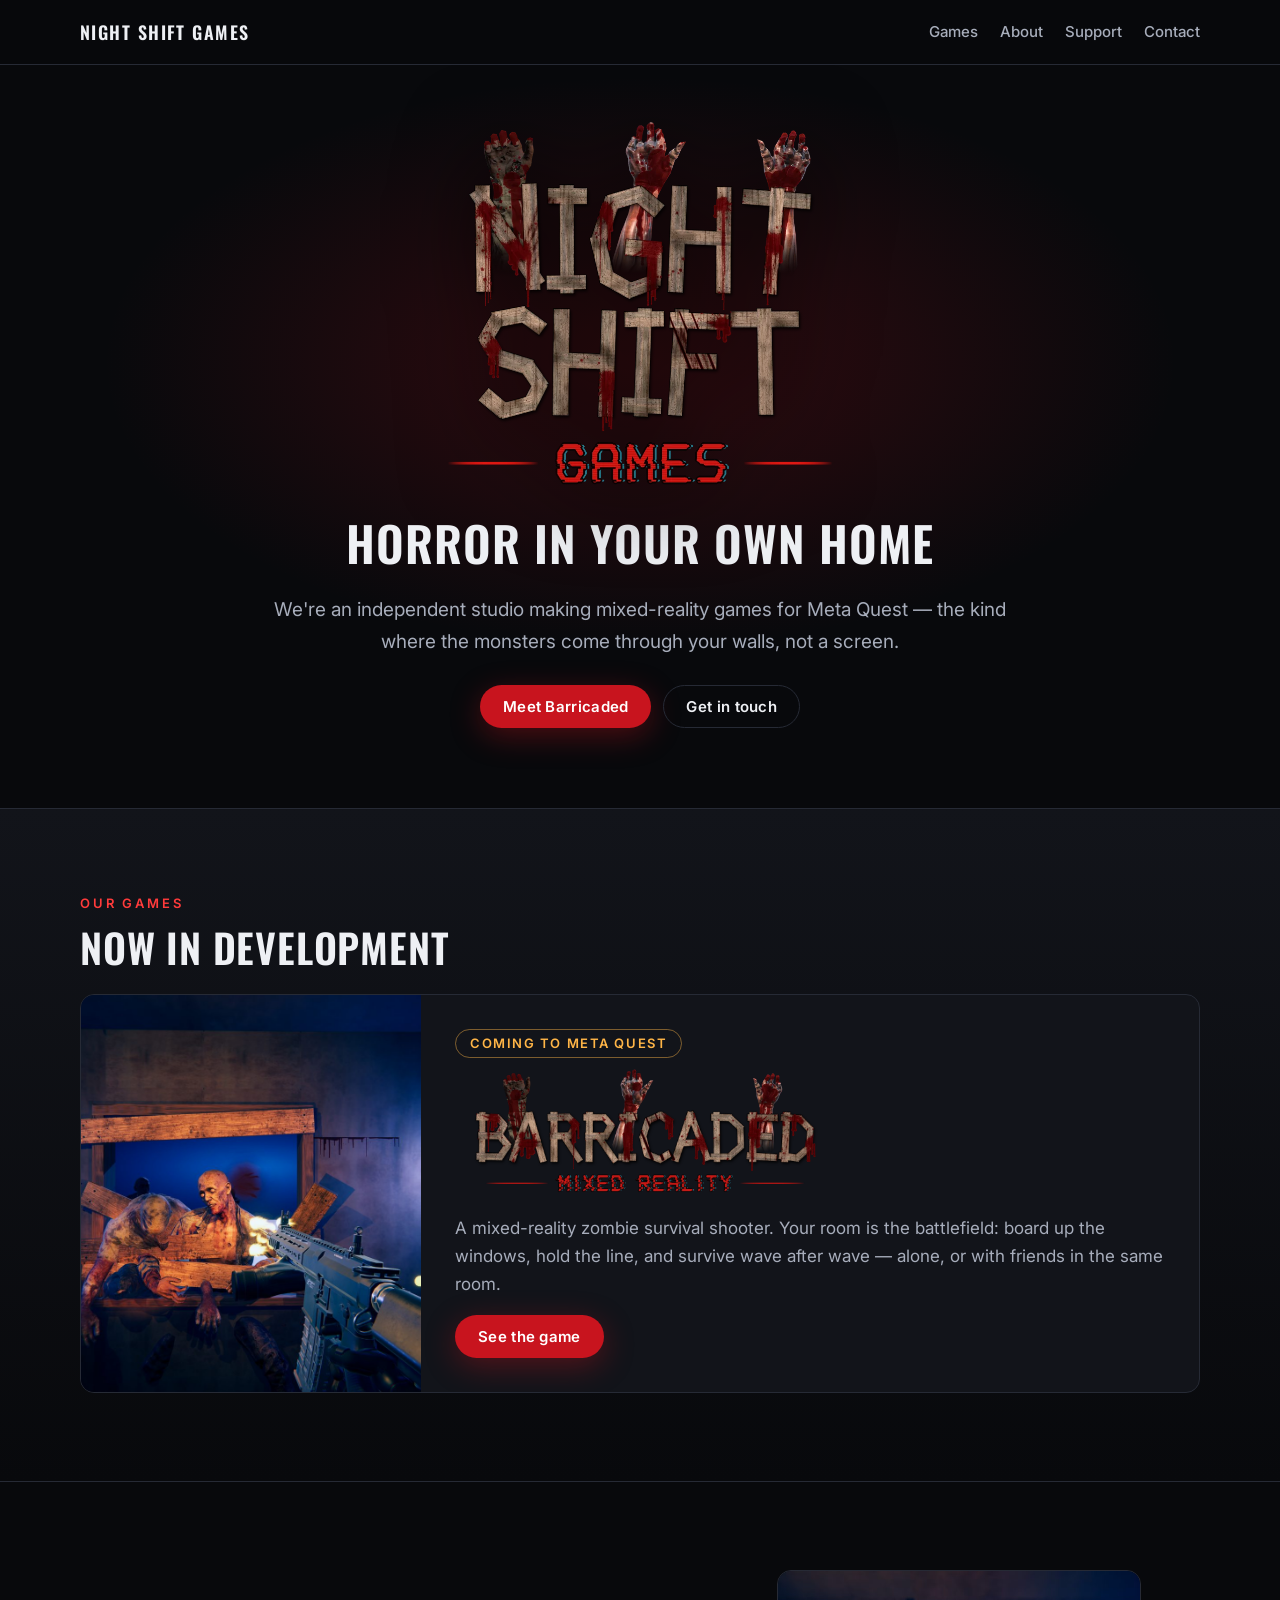
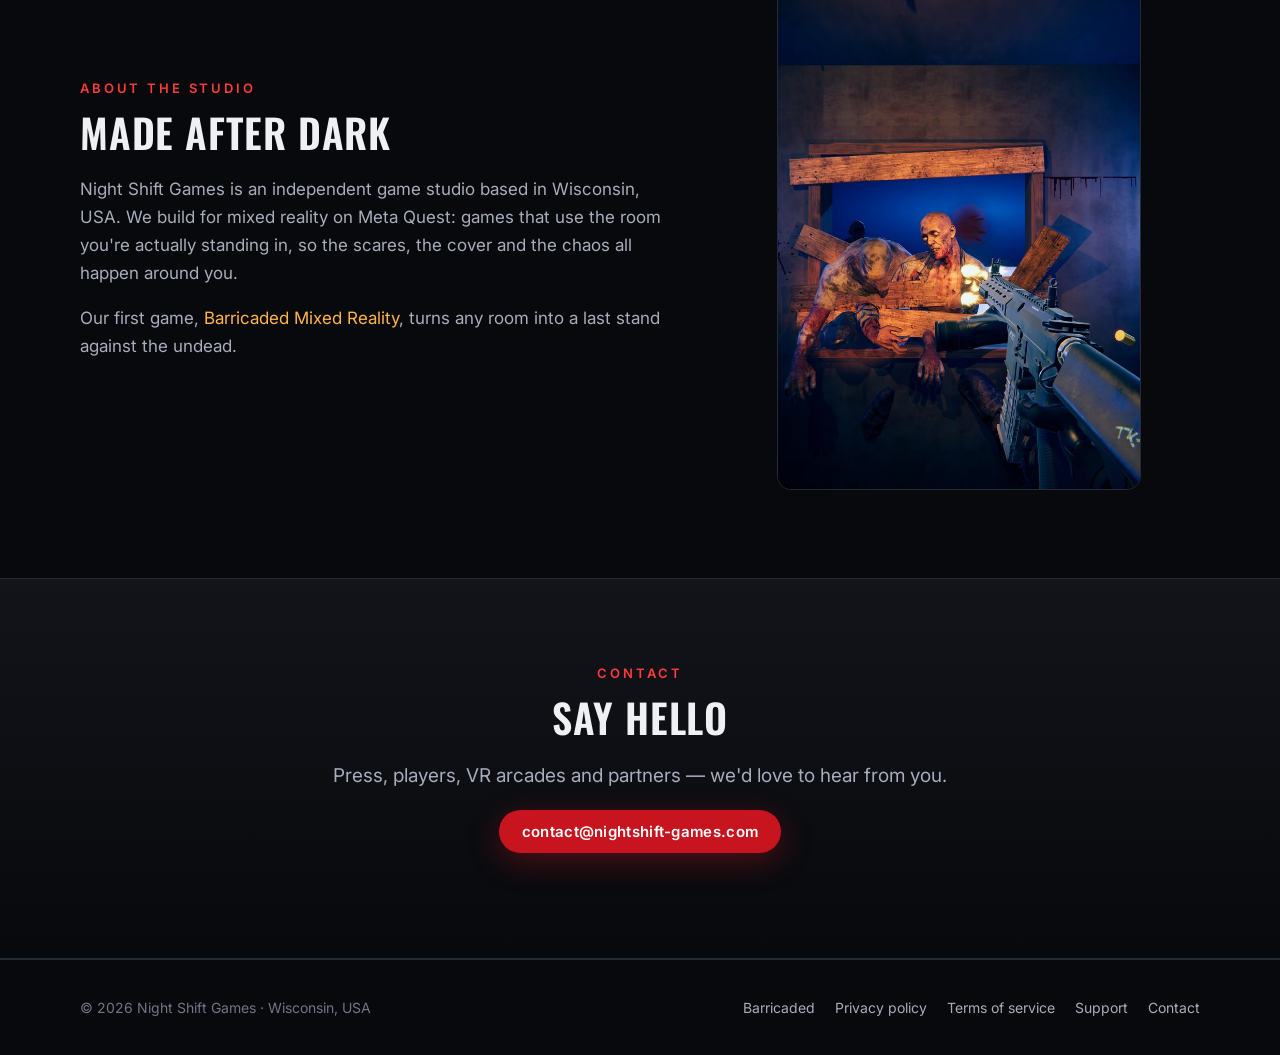
<file: index.html>
<!doctype html>
<html lang="en">
<head>
<meta charset="utf-8">
<meta name="viewport" content="width=device-width, initial-scale=1">
<title>Night Shift Games</title>
<meta name="description" content="Night Shift Games is an independent studio making mixed-reality horror games for Meta Quest. Our first game: Barricaded Mixed Reality.">
<meta property="og:title" content="Night Shift Games">
<meta property="og:description" content="Independent studio making mixed-reality horror games for Meta Quest.">
<meta property="og:image" content="assets/nsg-og.jpg">
<meta property="og:type" content="website">
<meta name="twitter:card" content="summary_large_image">
<link rel="icon" href="assets/favicon-32.png" sizes="32x32">
<link rel="apple-touch-icon" href="assets/icon-180.png">
<link rel="preconnect" href="https://fonts.googleapis.com">
<link rel="preconnect" href="https://fonts.gstatic.com" crossorigin>
<link href="https://fonts.googleapis.com/css2?family=Inter:wght@400;500;600;700&family=Oswald:wght@500;600&display=swap" rel="stylesheet">
<link rel="stylesheet" href="assets/site.css">
</head>
<body>
<header class="top">
  <div class="wrap">
    <a class="brand" href="./">Night Shift Games</a>
    <nav class="nav">
      <a href="#games">Games</a>
      <a href="#about" class="hide-sm">About</a>
      <a href="support/">Support</a>
      <a href="#contact" class="hide-sm">Contact</a>
    </nav>
  </div>
</header>

<main>
  <section class="studio-hero">
    <div class="wrap">
      <img class="logo" src="assets/nsg-logo.webp" alt="Night Shift Games" width="800" height="757">
      <h1>Horror in your own home</h1>
      <p class="lead" style="margin:0 auto 28px">We're an independent studio making mixed-reality games for Meta Quest &mdash; the kind where the monsters come through your walls, not a screen.</p>
      <div class="row" style="justify-content:center">
        <a class="btn btn-blood" href="barricaded/">Meet Barricaded</a>
        <a class="btn btn-ghost" href="#contact">Get in touch</a>
      </div>
    </div>
  </section>

  <section id="games" class="alt">
    <div class="wrap">
      <div class="eyebrow">Our games</div>
      <h2>Now in development</h2>
      <a class="game-card" href="barricaded/" style="color:inherit;text-decoration:none;margin-top:24px">
        <img src="assets/barricaded-square.jpg" alt="Barricaded Mixed Reality cover art: zombies breaking through a boarded window" width="900" height="900" loading="lazy">
        <div class="body">
          <span class="badge" style="align-self:flex-start">Coming to Meta Quest</span>
          <img class="title" src="assets/barricaded-title.webp" alt="Barricaded Mixed Reality" width="1200" height="422" loading="lazy">
          <p>A mixed-reality zombie survival shooter. Your room is the battlefield: board up the windows, hold the line, and survive wave after wave &mdash; alone, or with friends in the same room.</p>
          <div class="row"><span class="btn btn-blood">See the game</span></div>
        </div>
      </a>
    </div>
  </section>

  <section id="about">
    <div class="wrap split">
      <div>
        <div class="eyebrow">About the studio</div>
        <h2>Made after dark</h2>
        <p>Night Shift Games is an independent game studio based in Wisconsin, USA. We build for mixed reality on Meta Quest: games that use the room you're actually standing in, so the scares, the cover and the chaos all happen around you.</p>
        <p>Our first game, <a href="barricaded/">Barricaded Mixed Reality</a>, turns any room into a last stand against the undead.</p>
      </div>
      <img src="assets/barricaded-portrait.jpg" alt="Barricaded key art" width="700" height="1000" loading="lazy" style="max-height:520px;width:auto;margin:0 auto">
    </div>
  </section>

  <section id="contact" class="alt center">
    <div class="wrap">
      <div class="eyebrow">Contact</div>
      <h2>Say hello</h2>
      <p class="lead">Press, players, VR arcades and partners &mdash; we'd love to hear from you.</p>
      <p><a class="btn btn-blood" href="mailto:contact@nightshift-games.com">contact@nightshift-games.com</a></p>
    </div>
  </section>
</main>

<footer class="foot">
  <div class="wrap">
    <div>&copy; <span id="y">2026</span> Night Shift Games &middot; Wisconsin, USA</div>
    <nav>
      <a href="barricaded/">Barricaded</a>
      <a href="barricaded/privacy/">Privacy policy</a>
      <a href="barricaded/terms/">Terms of service</a>
      <a href="support/">Support</a>
      <a href="mailto:contact@nightshift-games.com">Contact</a>
    </nav>
  </div>
</footer>
<script>document.getElementById("y").textContent = new Date().getFullYear();</script>
</body>
</html>
</file>
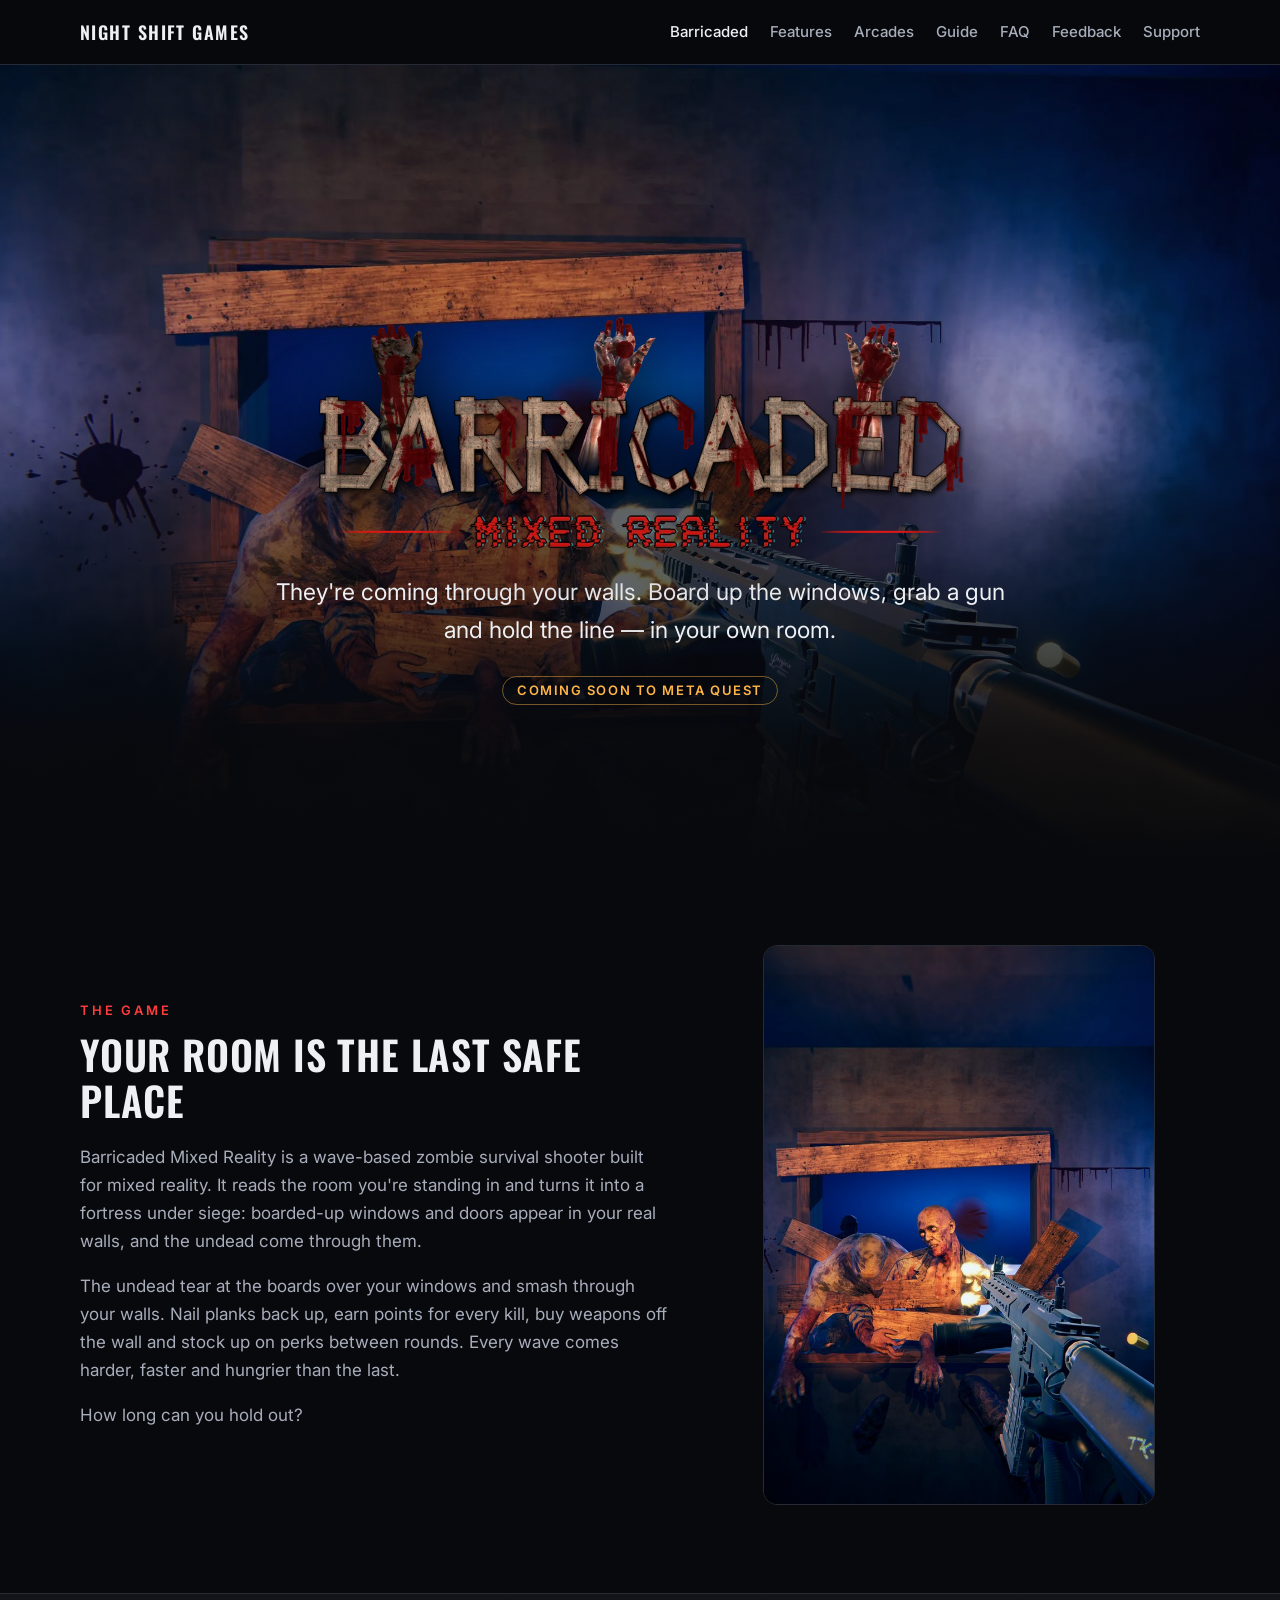
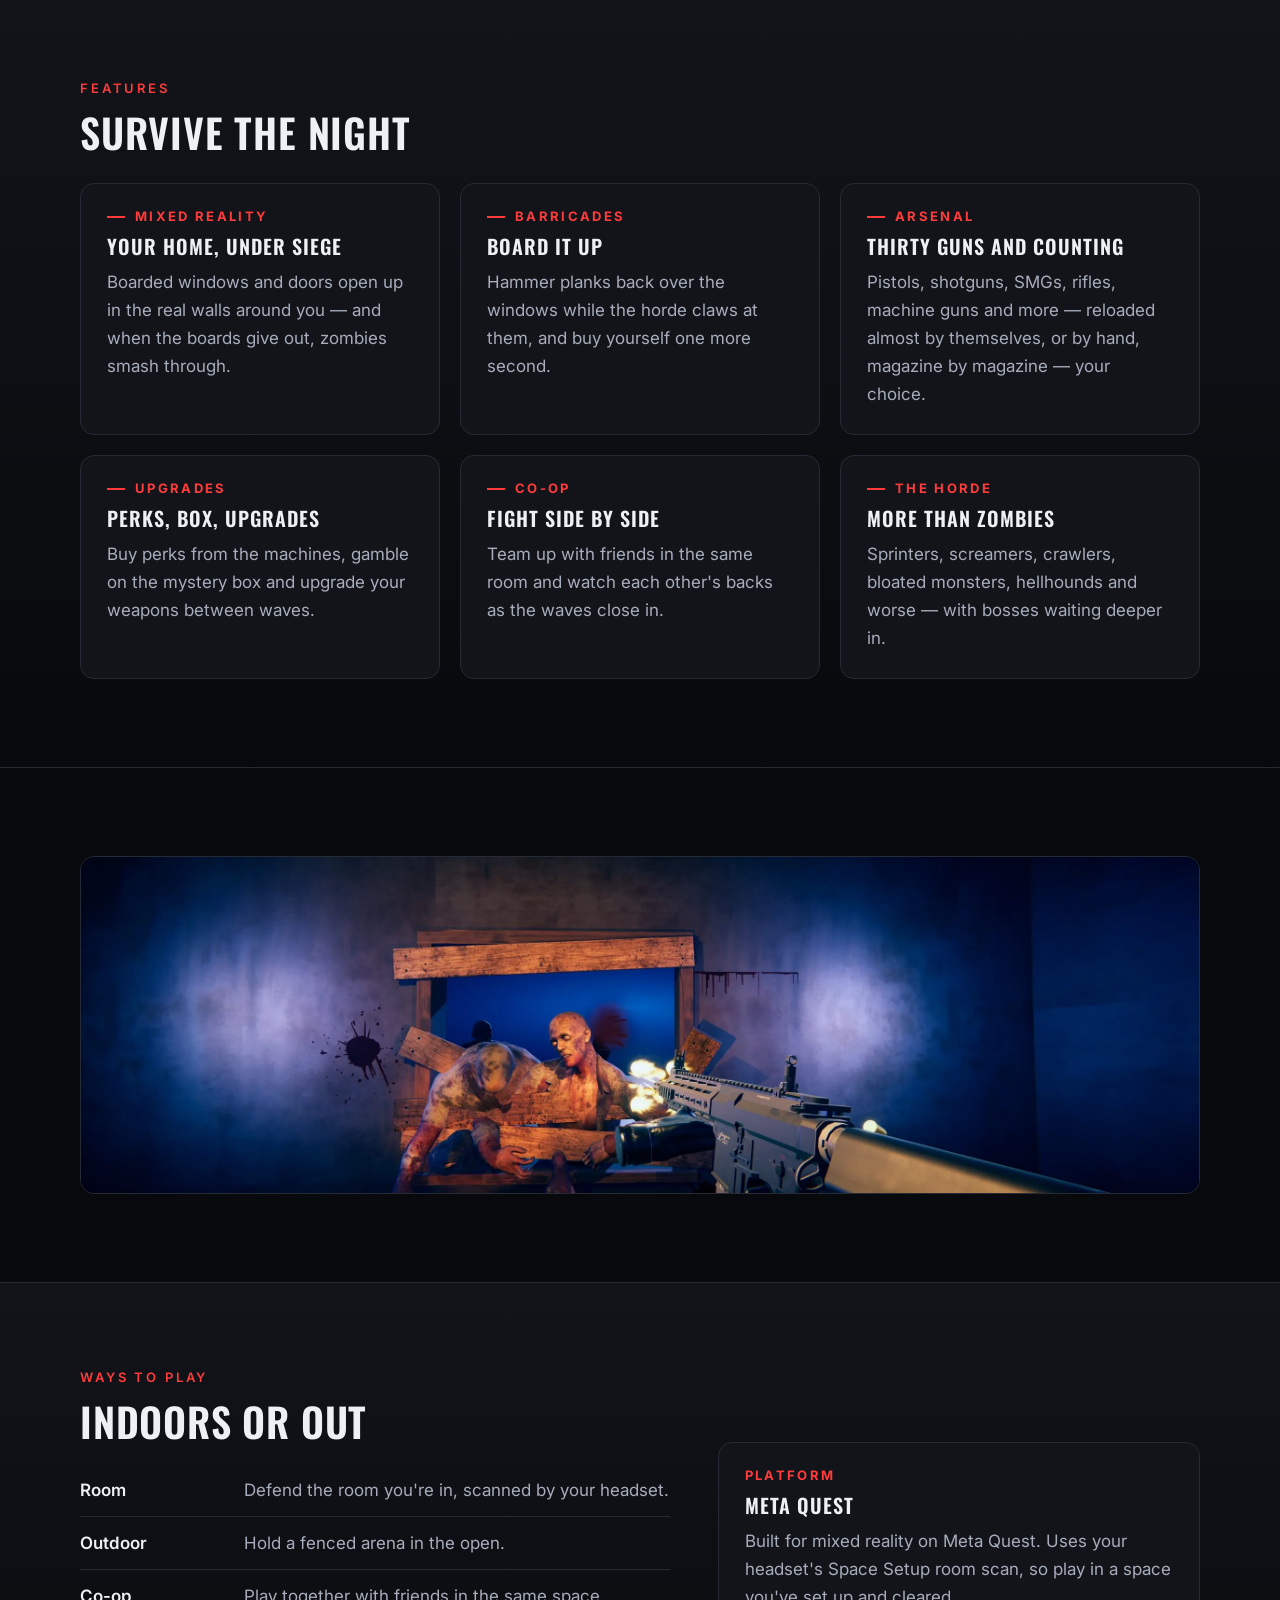
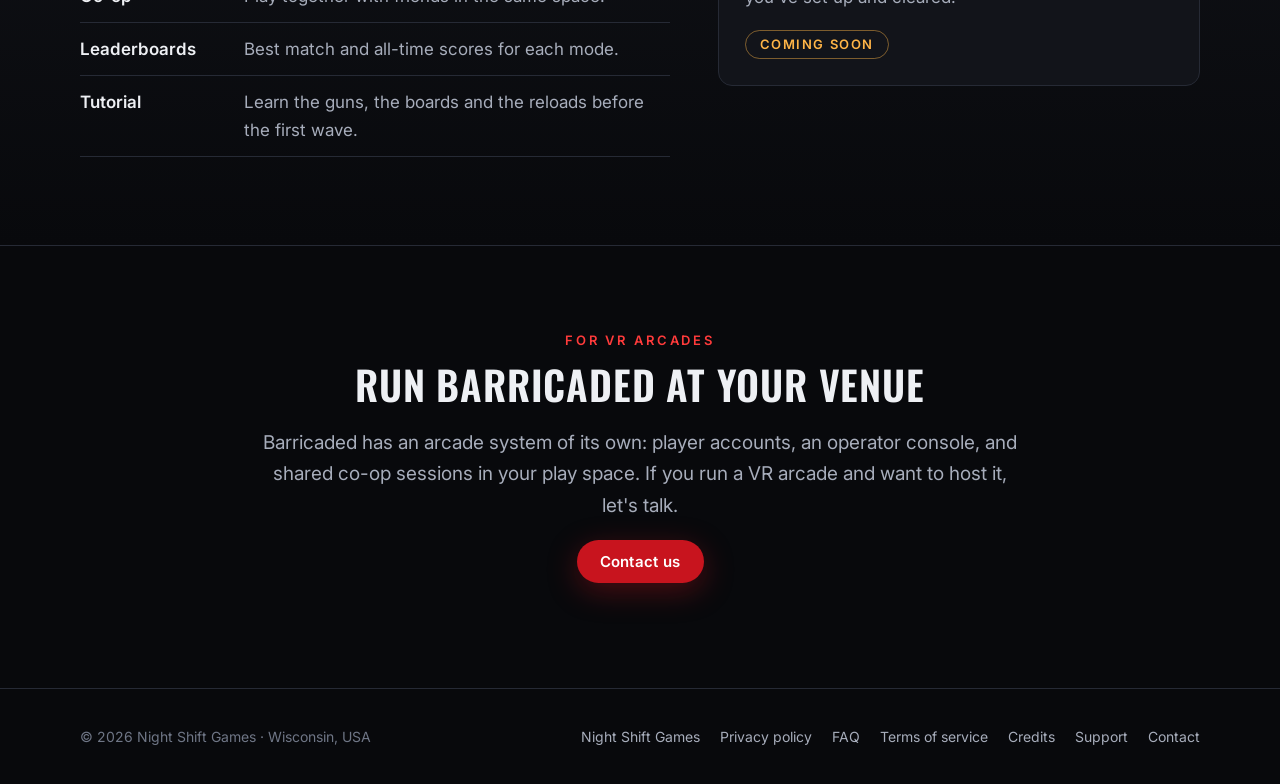
<file: barricaded/index.html>
<!doctype html>
<html lang="en">
<head>
<meta charset="utf-8">
<meta name="viewport" content="width=device-width, initial-scale=1">
<title>Barricaded Mixed Reality &mdash; Night Shift Games</title>
<meta name="description" content="Barricaded Mixed Reality: a zombie survival shooter for Meta Quest where your own room is the battlefield. Board up the windows, hold the line, survive the waves.">
<meta property="og:title" content="Barricaded Mixed Reality">
<meta property="og:description" content="A mixed-reality zombie survival shooter for Meta Quest. Your room is the battlefield.">
<meta property="og:image" content="../assets/barricaded-og.jpg">
<meta property="og:type" content="website">
<meta name="twitter:card" content="summary_large_image">
<link rel="icon" href="../assets/favicon-32.png" sizes="32x32">
<link rel="apple-touch-icon" href="../assets/icon-180.png">
<link rel="preconnect" href="https://fonts.googleapis.com">
<link rel="preconnect" href="https://fonts.gstatic.com" crossorigin>
<link href="https://fonts.googleapis.com/css2?family=Inter:wght@400;500;600;700&family=Oswald:wght@500;600&display=swap" rel="stylesheet">
<link rel="stylesheet" href="../assets/site.css">
</head>
<body>
<header class="top">
  <div class="wrap">
    <a class="brand" href="../">Night Shift Games</a>
    <nav class="nav">
      <a href="#game" class="on">Barricaded</a>
      <a href="#features" class="hide-sm">Features</a>
      <a href="#arcades" class="hide-sm">Arcades</a>
      <a href="guide/">Guide</a>
      <a href="faq/">FAQ</a>
      <a href="feedback/" class="hide-sm">Feedback</a>
      <a href="../support/">Support</a>
    </nav>
  </div>
</header>

<main>
  <section class="game-hero" aria-label="Barricaded Mixed Reality">
    <div class="wrap">
      <img class="title" src="../assets/barricaded-title.webp" alt="Barricaded Mixed Reality" width="1200" height="422">
      <p class="tag">They're coming through your walls. Board up the windows, grab a gun and hold the line &mdash; in your own room.</p>
      <div class="row">
        <span class="badge">Coming soon to Meta Quest</span>
      </div>
    </div>
  </section>

  <section id="game">
    <div class="wrap split">
      <div>
        <div class="eyebrow">The game</div>
        <h2>Your room is the last safe place</h2>
        <p>Barricaded Mixed Reality is a wave-based zombie survival shooter built for mixed reality. It reads the room you're standing in and turns it into a fortress under siege: boarded-up windows and doors appear in your real walls, and the undead come through them.</p>
        <p>The undead tear at the boards over your windows and smash through your walls. Nail planks back up, earn points for every kill, buy weapons off the wall and stock up on perks between rounds. Every wave comes harder, faster and hungrier than the last.</p>
        <p>How long can you hold out?</p>
      </div>
      <img src="../assets/barricaded-portrait.jpg" alt="Barricaded key art: a zombie climbing through a boarded window" width="700" height="1000" loading="lazy" style="max-height:560px;width:auto;margin:0 auto">
    </div>
  </section>

  <section id="features" class="alt">
    <div class="wrap">
      <div class="eyebrow">Features</div>
      <h2>Survive the night</h2>
      <div class="grid grid-3" style="margin-top:28px">
        <div class="card feature">
          <div class="k">Mixed reality</div>
          <h3>Your home, under siege</h3>
          <p>Boarded windows and doors open up in the real walls around you &mdash; and when the boards give out, zombies smash through.</p>
        </div>
        <div class="card feature">
          <div class="k">Barricades</div>
          <h3>Board it up</h3>
          <p>Hammer planks back over the windows while the horde claws at them, and buy yourself one more second.</p>
        </div>
        <div class="card feature">
          <div class="k">Arsenal</div>
          <h3>Thirty guns and counting</h3>
          <p>Pistols, shotguns, SMGs, rifles, machine guns and more &mdash; reloaded almost by themselves, or by hand, magazine by magazine &mdash; your choice.</p>
        </div>
        <div class="card feature">
          <div class="k">Upgrades</div>
          <h3>Perks, box, upgrades</h3>
          <p>Buy perks from the machines, gamble on the mystery box and upgrade your weapons between waves.</p>
        </div>
        <div class="card feature">
          <div class="k">Co-op</div>
          <h3>Fight side by side</h3>
          <p>Team up with friends in the same room and watch each other's backs as the waves close in.</p>
        </div>
        <div class="card feature">
          <div class="k">The horde</div>
          <h3>More than zombies</h3>
          <p>Sprinters, screamers, crawlers, bloated monsters, hellhounds and worse &mdash; with bosses waiting deeper in.</p>
        </div>
      </div>
    </div>
  </section>

  <section>
    <div class="wrap">
      <div class="wide-art"><img src="../assets/barricaded-wide.webp" alt="First-person view: firing at zombies breaking through a boarded window" width="2400" height="720" loading="lazy"></div>
    </div>
  </section>

  <section class="alt">
    <div class="wrap split">
      <div>
        <div class="eyebrow">Ways to play</div>
        <h2>Indoors or out</h2>
        <ul class="list">
          <li><strong>Room</strong> Defend the room you're in, scanned by your headset.</li>
          <li><strong>Outdoor</strong> Hold a fenced arena in the open.</li>
          <li><strong>Co-op</strong> Play together with friends in the same space.</li>
          <li><strong>Leaderboards</strong> Best match and all-time scores for each mode.</li>
          <li><strong>Tutorial</strong> Learn the guns, the boards and the reloads before the first wave.</li>
        </ul>
      </div>
      <div class="card">
        <div class="k">Platform</div>
        <h3>Meta Quest</h3>
        <p>Built for mixed reality on Meta Quest. Uses your headset's Space Setup room scan, so play in a space you've set up and cleared.</p>
        <p style="margin-top:16px"><span class="badge">Coming soon</span></p>
      </div>
    </div>
  </section>

  <section id="arcades" class="center">
    <div class="wrap">
      <div class="eyebrow">For VR arcades</div>
      <h2>Run Barricaded at your venue</h2>
      <p class="lead">Barricaded has an arcade system of its own: player accounts, an operator console, and shared co-op sessions in your play space. If you run a VR arcade and want to host it, let's talk.</p>
      <p><a class="btn btn-blood" href="mailto:contact@nightshift-games.com?subject=Barricaded%20for%20arcades">Contact us</a></p>
    </div>
  </section>
</main>

<footer class="foot">
  <div class="wrap">
    <div>&copy; <span id="y">2026</span> Night Shift Games &middot; Wisconsin, USA</div>
    <nav>
      <a href="../">Night Shift Games</a>
      <a href="privacy/">Privacy policy</a>
      <a href="faq/">FAQ</a>
      <a href="terms/">Terms of service</a>
      <a href="credits/">Credits</a>
      <a href="../support/">Support</a>
      <a href="mailto:contact@nightshift-games.com">Contact</a>
    </nav>
  </div>
</footer>
<script>document.getElementById("y").textContent = new Date().getFullYear();</script>
</body>
</html>
</file>
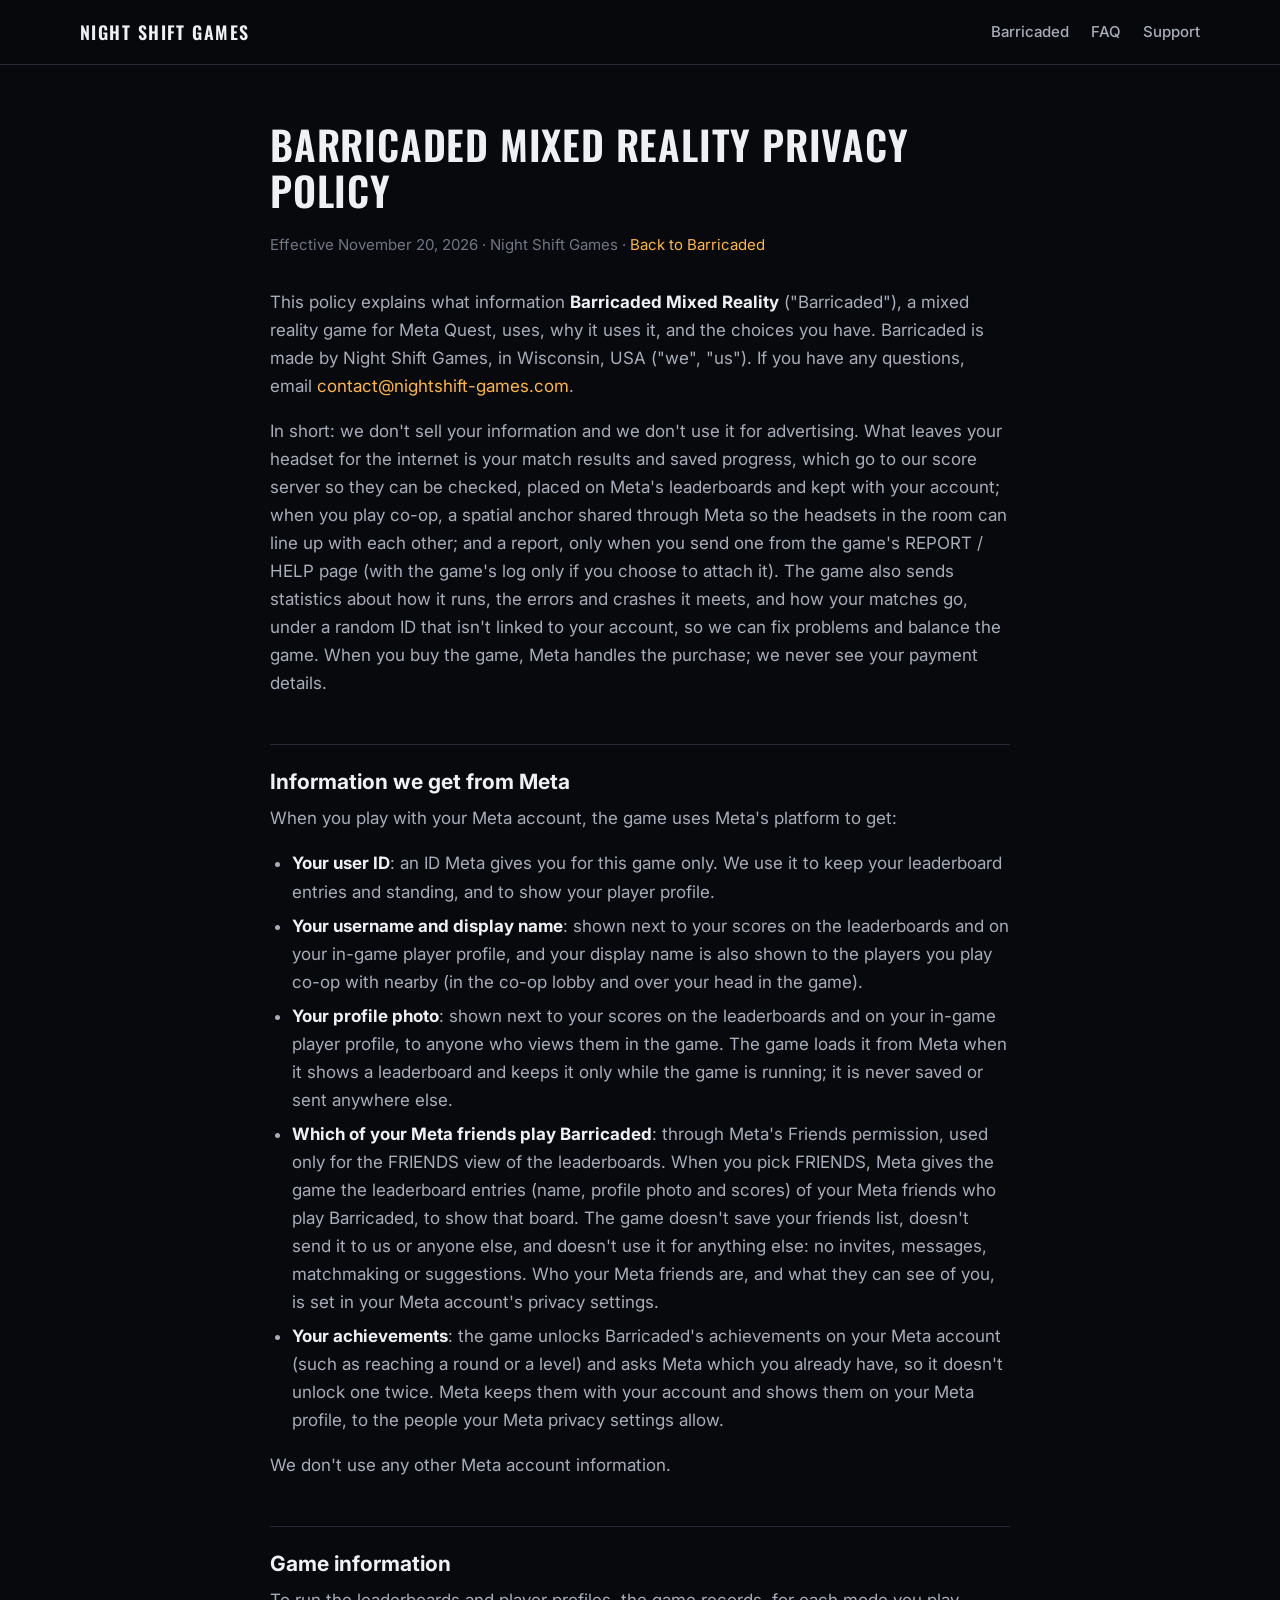
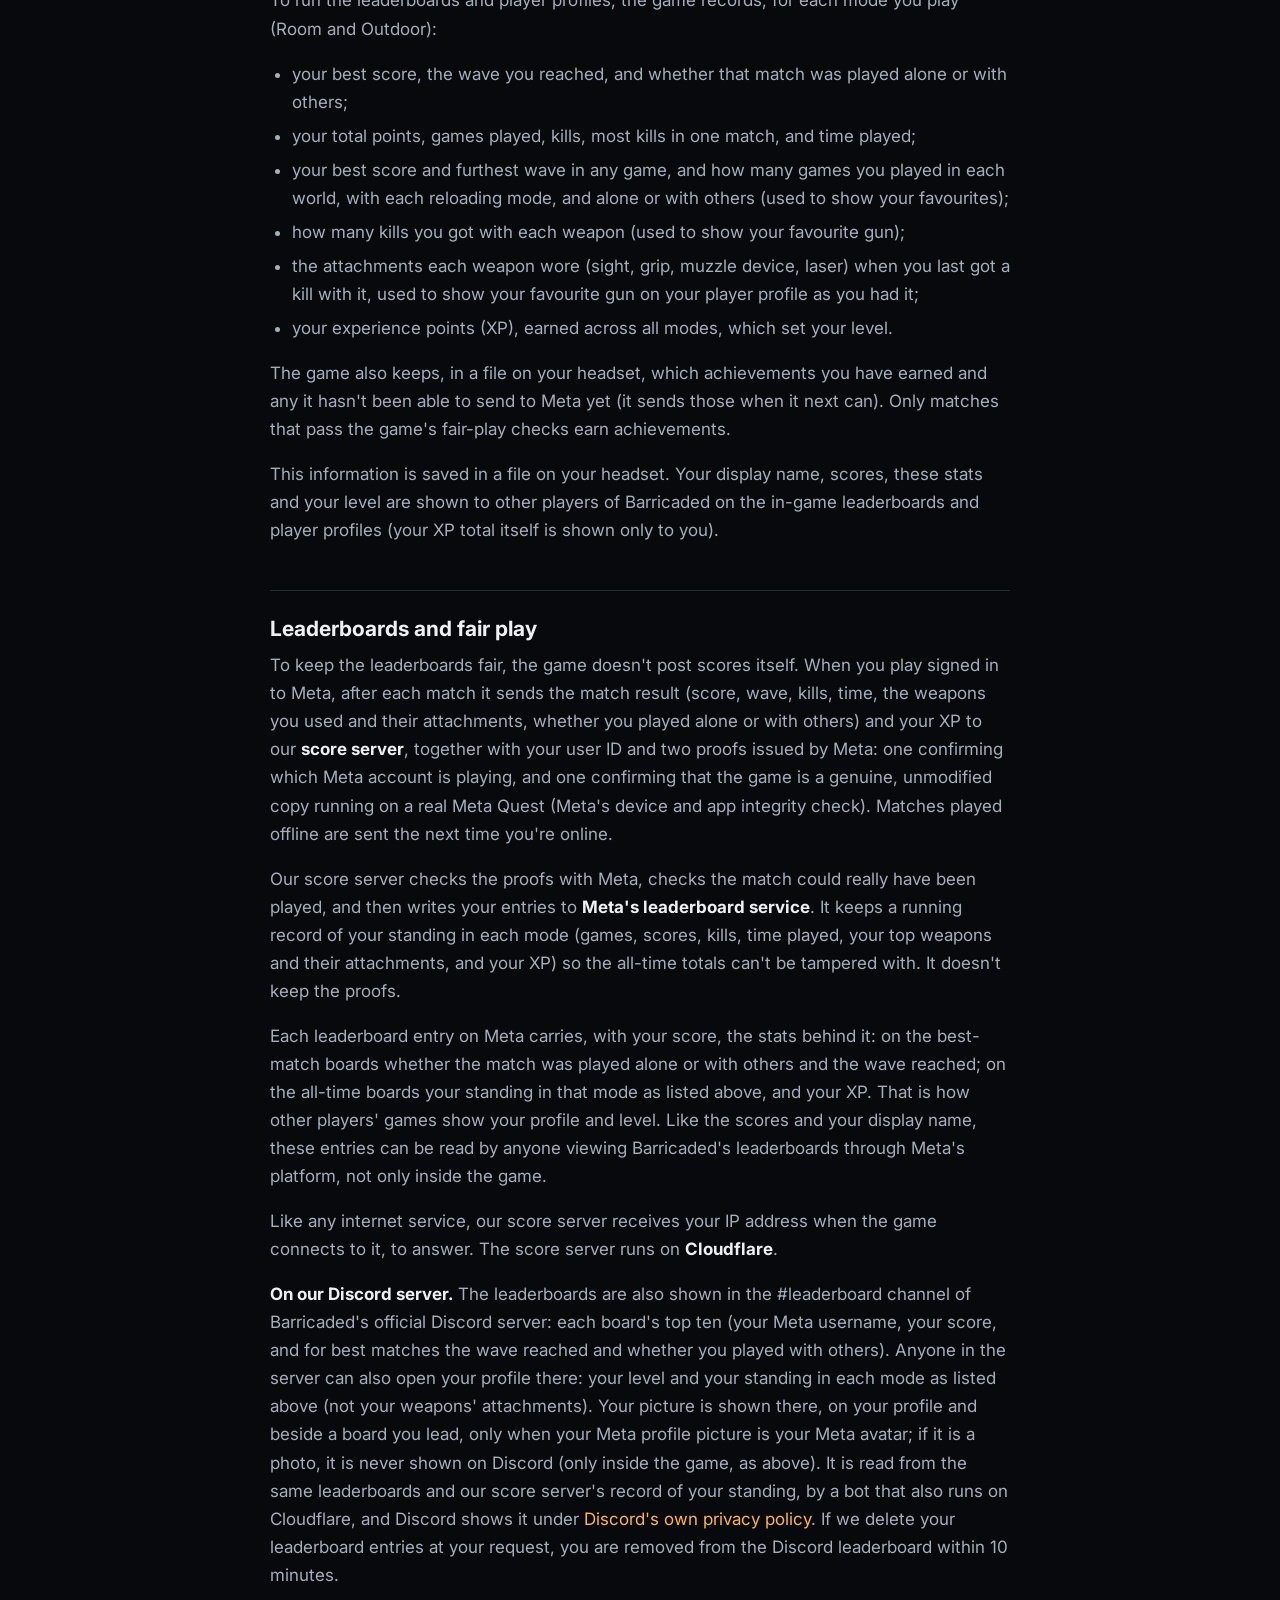
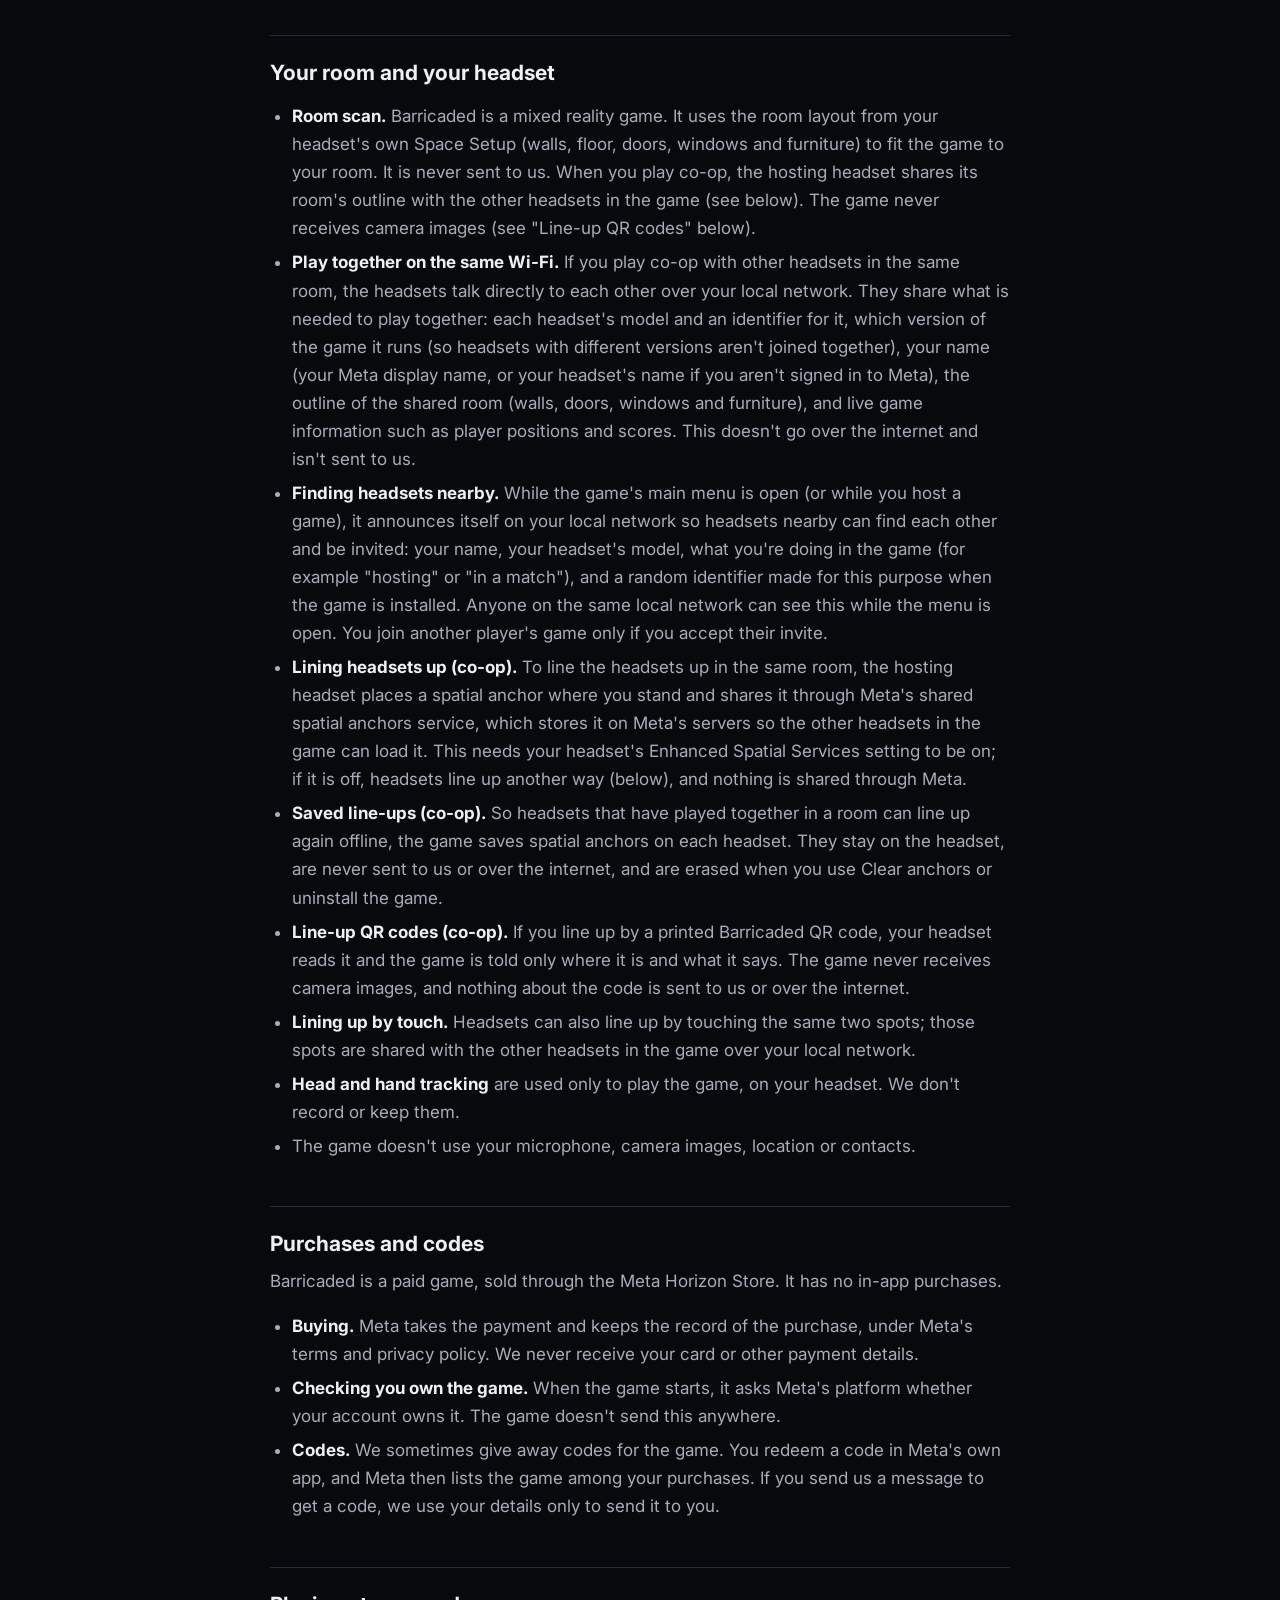
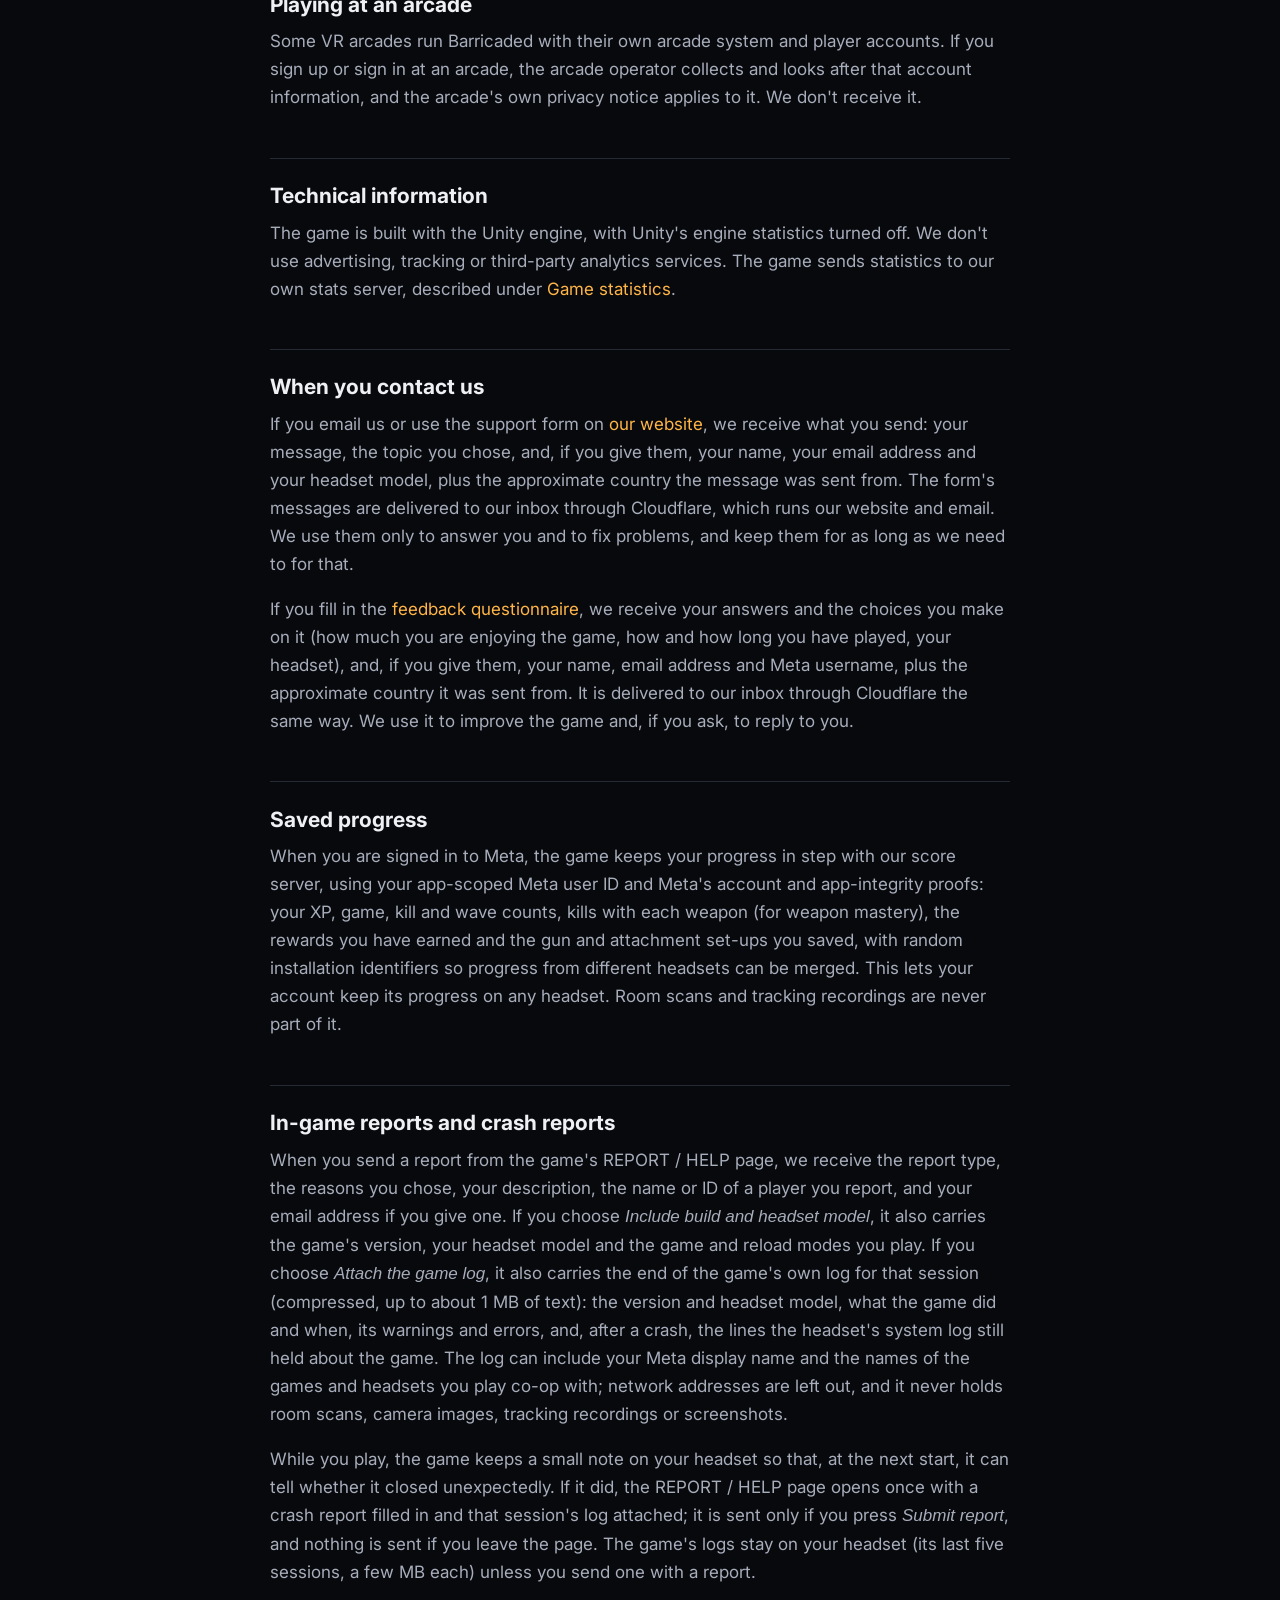
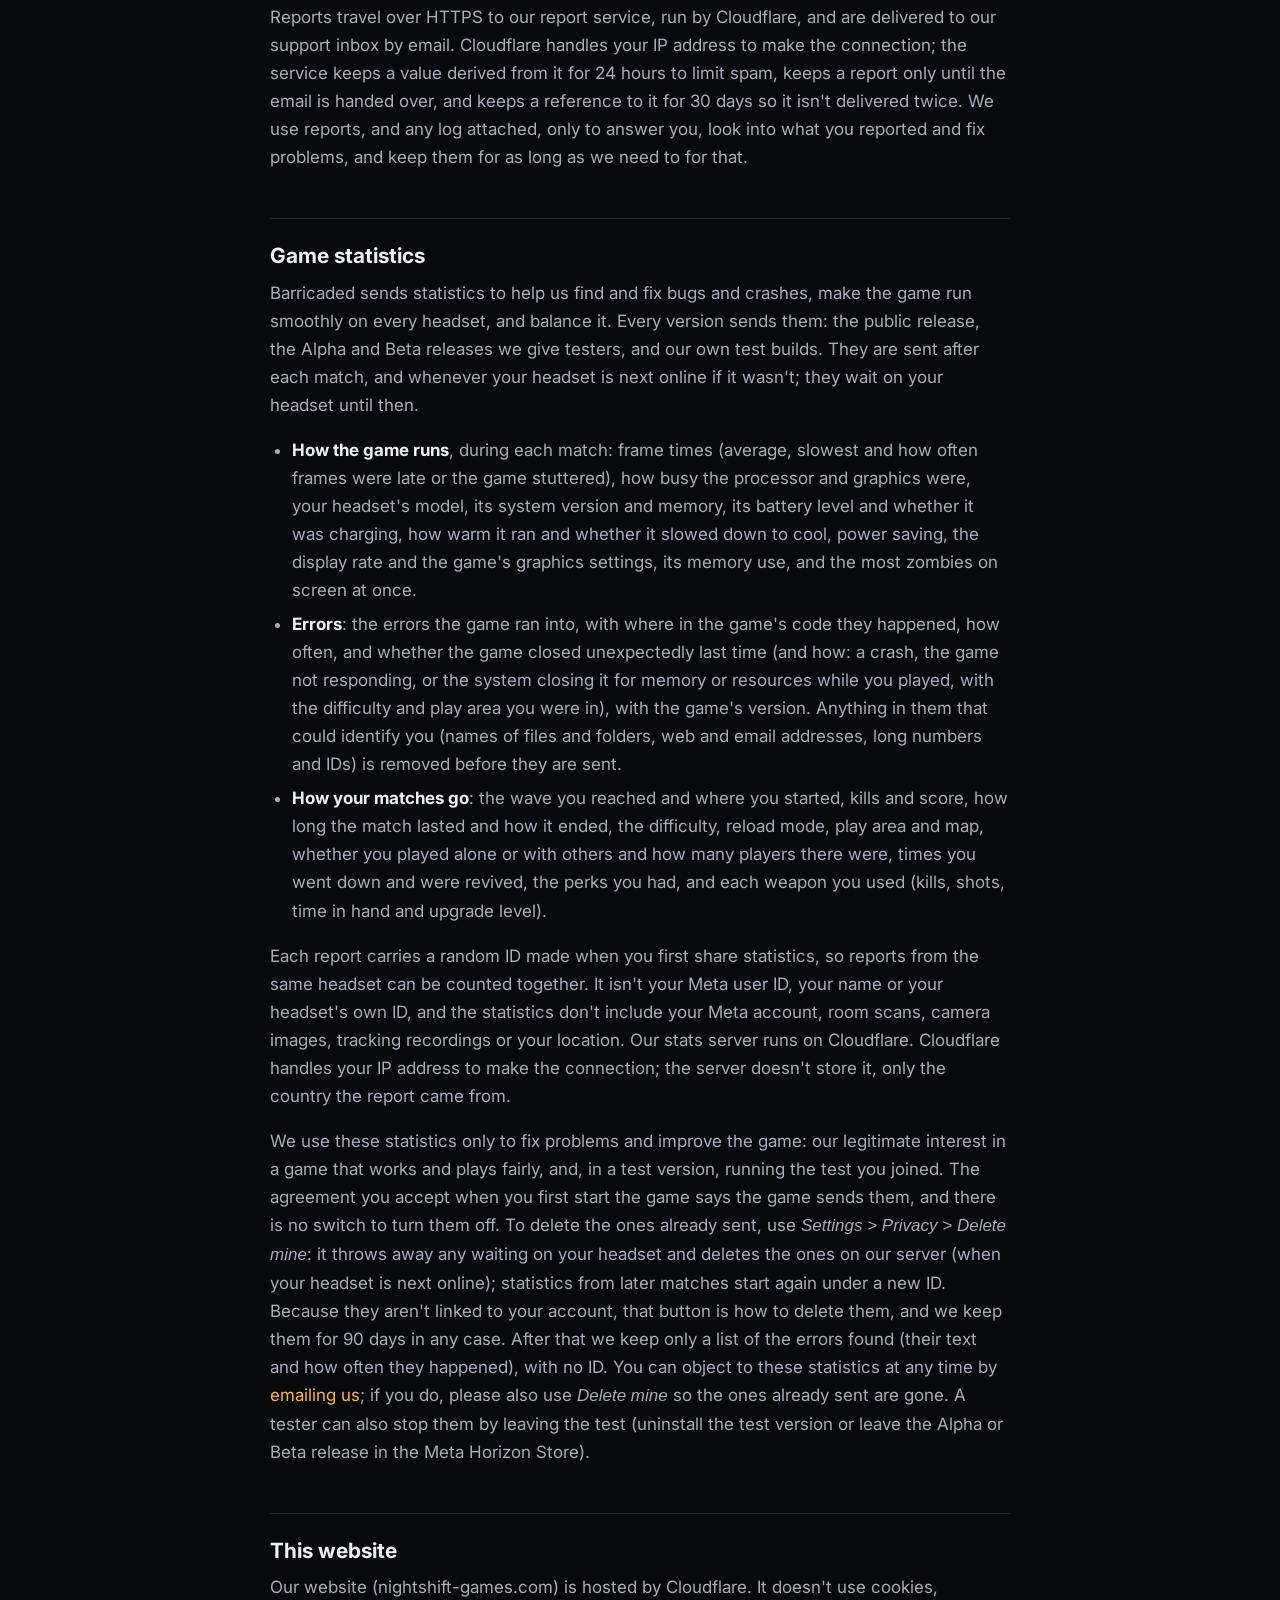
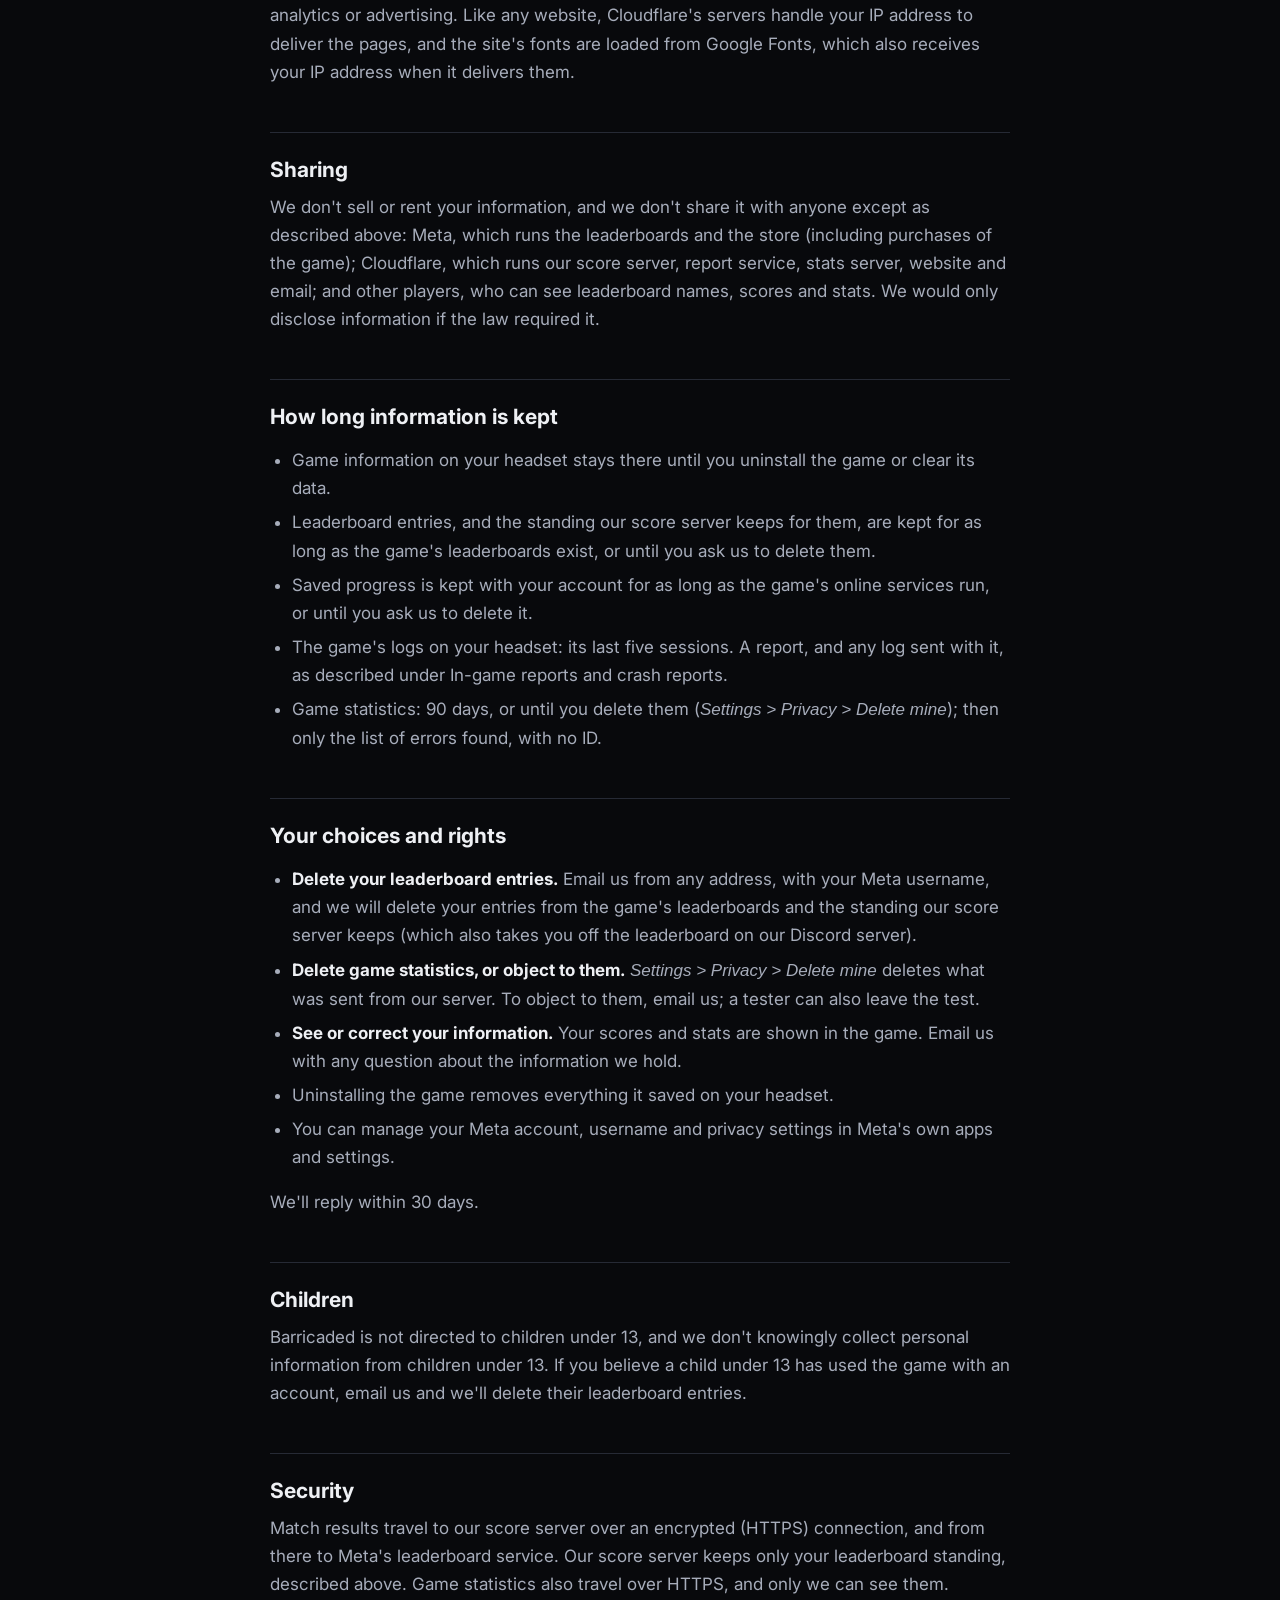
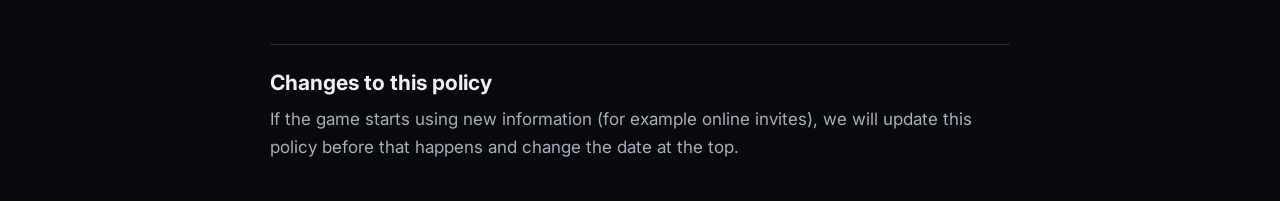
<file: privacy/index.html>
<!doctype html>
<html lang="en"><head><meta charset="utf-8"><title>Privacy policy</title>
<meta http-equiv="refresh" content="0; url=../barricaded/privacy/">
<link rel="canonical" href="../barricaded/privacy/"></head>
<body><p>Moved to <a href="../barricaded/privacy/">the Barricaded privacy policy</a>.</p></body></html>
</file>
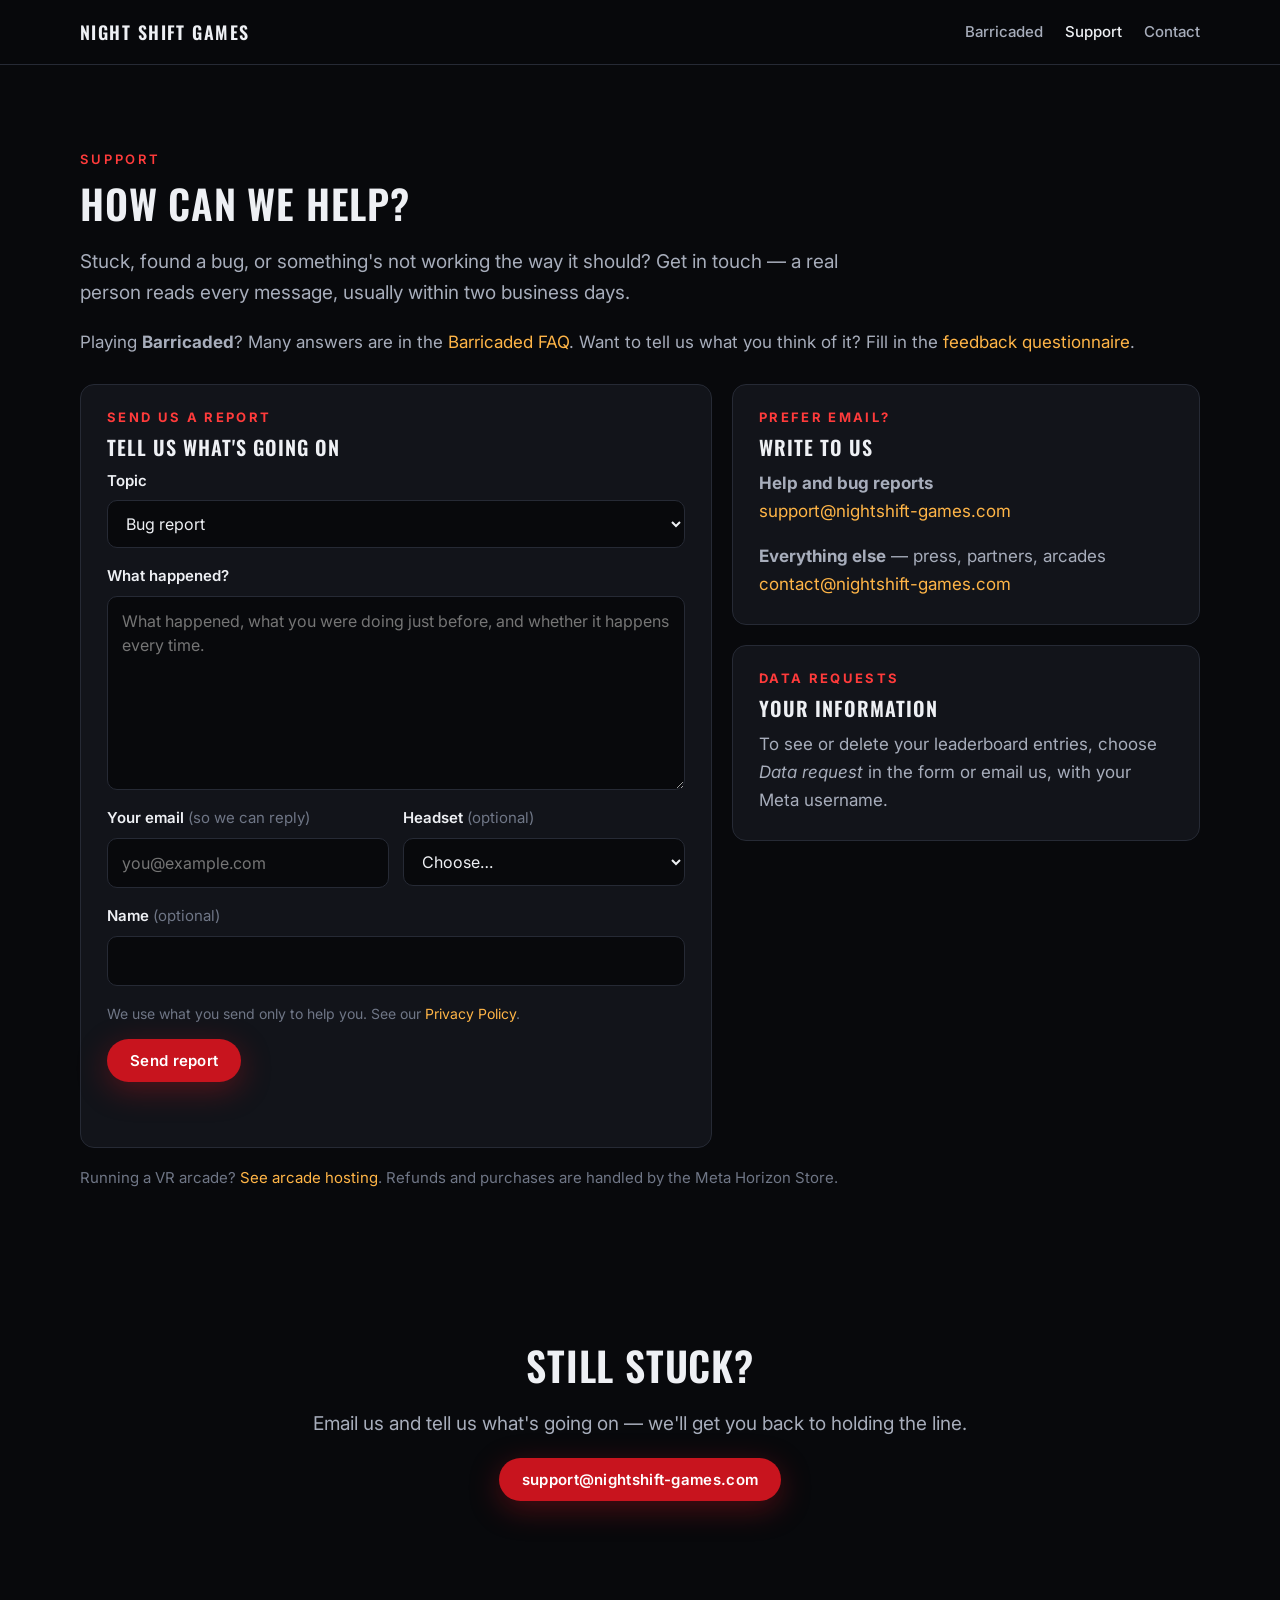
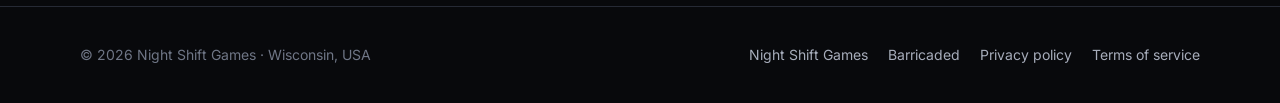
<file: support/index.html>
<!doctype html>
<html lang="en">
<head>
<meta charset="utf-8">
<meta name="viewport" content="width=device-width, initial-scale=1">
<title>Support &mdash; Night Shift Games</title>
<meta name="description" content="Help and support for Barricaded Mixed Reality: contact us, report a bug, and answers to common questions.">
<link rel="icon" href="../assets/favicon-32.png" sizes="32x32">
<link rel="apple-touch-icon" href="../assets/icon-180.png">
<link rel="preconnect" href="https://fonts.googleapis.com">
<link rel="preconnect" href="https://fonts.gstatic.com" crossorigin>
<link href="https://fonts.googleapis.com/css2?family=Inter:wght@400;500;600;700&family=Oswald:wght@500;600&display=swap" rel="stylesheet">
<link rel="stylesheet" href="../assets/site.css">
<style>
  .help h3 { margin-top: 0; }
  .support-split { display: grid; grid-template-columns: 1.35fr 1fr; gap: 20px; align-items: start; }
  .support-split .side { display: grid; gap: 20px; }
  #report label { display: block; margin: 0 0 16px; font-weight: 600; font-size: 15px; color: var(--text); }
  #report .opt { color: var(--faint); font-weight: 400; }
  #report input, #report select, #report textarea {
    display: block; width: 100%; margin-top: 7px; padding: 12px 14px; border-radius: 10px; border: 1px solid var(--line);
    background: var(--bg); color: var(--text); font: 16px/1.5 "Inter", sans-serif;
  }
  #report textarea { resize: vertical; min-height: 140px; }
  #report input:focus, #report select:focus, #report textarea:focus { outline: 2px solid rgba(255, 181, 71, 0.6); outline-offset: 1px; border-color: transparent; }
  #report .two { display: grid; grid-template-columns: 1fr 1fr; gap: 14px; }
  #report .hp { position: absolute; left: -9999px; width: 1px; height: 1px; overflow: hidden; }
  #report .fine { font-size: 14px; color: var(--faint); }
  #report button[disabled] { opacity: 0.6; cursor: wait; }
  #report .status { margin: 14px 0 0; font-weight: 600; min-height: 1.5em; }
  #report .status.ok { color: #3ddc97; }
  #report .status.err { color: var(--blood-hi); }
  @media (max-width: 900px) { .support-split { grid-template-columns: 1fr; } }
  @media (max-width: 620px) { #report .two { grid-template-columns: 1fr; } }
</style>
</head>
<body>
<header class="top">
  <div class="wrap">
    <a class="brand" href="../">Night Shift Games</a>
    <nav class="nav">
      <a href="../barricaded/">Barricaded</a>
      <a href="./" class="on">Support</a>
      <a href="../#contact" class="hide-sm">Contact</a>
    </nav>
  </div>
</header>

<main>
  <section style="padding-bottom:48px">
    <div class="wrap">
      <div class="eyebrow">Support</div>
      <h2>How can we help?</h2>
      <p class="lead">Stuck, found a bug, or something's not working the way it should? Get in touch &mdash; a real person reads every message, usually within two business days.</p>

      <p style="margin-top:6px">Playing <strong>Barricaded</strong>? Many answers are in the <a href="../barricaded/faq/">Barricaded FAQ</a>. Want to tell us what you think of it? Fill in the <a href="../barricaded/feedback/">feedback questionnaire</a>.</p>
      <div class="support-split" style="margin-top:28px">
        <form id="report" class="card" novalidate>
          <div class="k">Send us a report</div>
          <h3>Tell us what's going on</h3>
          <label>Topic
            <select name="topic">
              <option>Bug report</option>
              <option>Question</option>
              <option>Data request</option>
              <option>Arcade / business</option>
              <option>Other</option>
            </select>
          </label>
          <label>What happened?
            <textarea name="message" rows="7" maxlength="5000" required placeholder="What happened, what you were doing just before, and whether it happens every time."></textarea>
          </label>
          <div class="two">
            <label>Your email <span class="opt">(so we can reply)</span>
              <input type="email" name="email" maxlength="200" autocomplete="email" placeholder="you@example.com">
            </label>
            <label>Headset <span class="opt">(optional)</span>
              <select name="headset">
                <option value="">Choose&hellip;</option>
                <option>Meta Quest 3</option>
                <option>Meta Quest 3S</option>
                <option>Meta Quest Pro</option>
                <option>Meta Quest 2</option>
                <option>Other</option>
              </select>
            </label>
          </div>
          <label>Name <span class="opt">(optional)</span>
            <input type="text" name="name" maxlength="100" autocomplete="name">
          </label>
          <label class="hp" aria-hidden="true">Website <input type="text" name="website" tabindex="-1" autocomplete="off"></label>
          <p class="fine">We use what you send only to help you. See our <a href="../barricaded/privacy/">Privacy Policy</a>.</p>
          <button class="btn btn-blood" type="submit">Send report</button>
          <p id="status" class="status" role="status" aria-live="polite"></p>
        </form>
        <div class="side">
          <div class="card">
            <div class="k">Prefer email?</div>
            <h3>Write to us</h3>
            <p><strong>Help and bug reports</strong><br><a href="mailto:support@nightshift-games.com?subject=Barricaded%20support">support@nightshift-games.com</a></p>
            <p><strong>Everything else</strong> &mdash; press, partners, arcades<br><a href="mailto:contact@nightshift-games.com">contact@nightshift-games.com</a></p>
          </div>
          <div class="card">
            <div class="k">Data requests</div>
            <h3>Your information</h3>
            <p>To see or delete your leaderboard entries, choose <em>Data request</em> in the form or email us, with your Meta username.</p>
          </div>
        </div>
      </div>
      <p style="margin-top:18px;color:var(--faint);font-size:15px">Running a VR arcade? <a href="../barricaded/#arcades">See arcade hosting</a>. Refunds and purchases are handled by the Meta Horizon Store.</p>
    </div>
  </section>

  <section class="center">
    <div class="wrap">
      <h2>Still stuck?</h2>
      <p class="lead">Email us and tell us what's going on &mdash; we'll get you back to holding the line.</p>
      <p><a class="btn btn-blood" href="mailto:support@nightshift-games.com?subject=Barricaded%20support">support@nightshift-games.com</a></p>
    </div>
  </section>
</main>

<footer class="foot">
  <div class="wrap">
    <div>&copy; 2026 Night Shift Games &middot; Wisconsin, USA</div>
    <nav>
      <a href="../">Night Shift Games</a>
      <a href="../barricaded/">Barricaded</a>
      <a href="../barricaded/privacy/">Privacy policy</a>
      <a href="../barricaded/terms/">Terms of service</a>
    </nav>
  </div>
</footer>
<script>
(function () {
  var form = document.getElementById("report"), status = document.getElementById("status");
  var opened = Date.now();
  form.addEventListener("submit", function (e) {
    e.preventDefault();
    var f = new FormData(form), message = (f.get("message") || "").trim();
    status.className = "status";
    if (message.length < 10) { status.textContent = "Please write a little more about what happened."; status.classList.add("err"); return; }
    var data = { topic: f.get("topic"), message: message, email: (f.get("email") || "").trim(), name: (f.get("name") || "").trim(),
                 headset: f.get("headset") || "", website: f.get("website") || "", elapsed: Date.now() - opened };
    var button = form.querySelector("button");
    button.disabled = true; status.textContent = "Sending\u2026";
    fetch("https://report.nightshift-games.com/", { method: "POST", headers: { "Content-Type": "application/json" }, body: JSON.stringify(data) })
      .then(function (r) { return r.json().catch(function () { return { ok: false }; }); })
      .then(function (r) {
        if (r.ok) {
          form.reset(); opened = Date.now();
          status.textContent = data.email ? "Thanks \u2014 your report is in. We'll reply to " + data.email + "." : "Thanks \u2014 your report is in.";
          status.classList.add("ok");
        } else {
          status.textContent = r.error || "Couldn't send that. Please email support@nightshift-games.com instead.";
          status.classList.add("err");
        }
      })
      .catch(function () { status.textContent = "Couldn't reach us. Please email support@nightshift-games.com instead."; status.classList.add("err"); })
      .then(function () { button.disabled = false; });
  });
})();
</script>
</body>
</html>
</file>
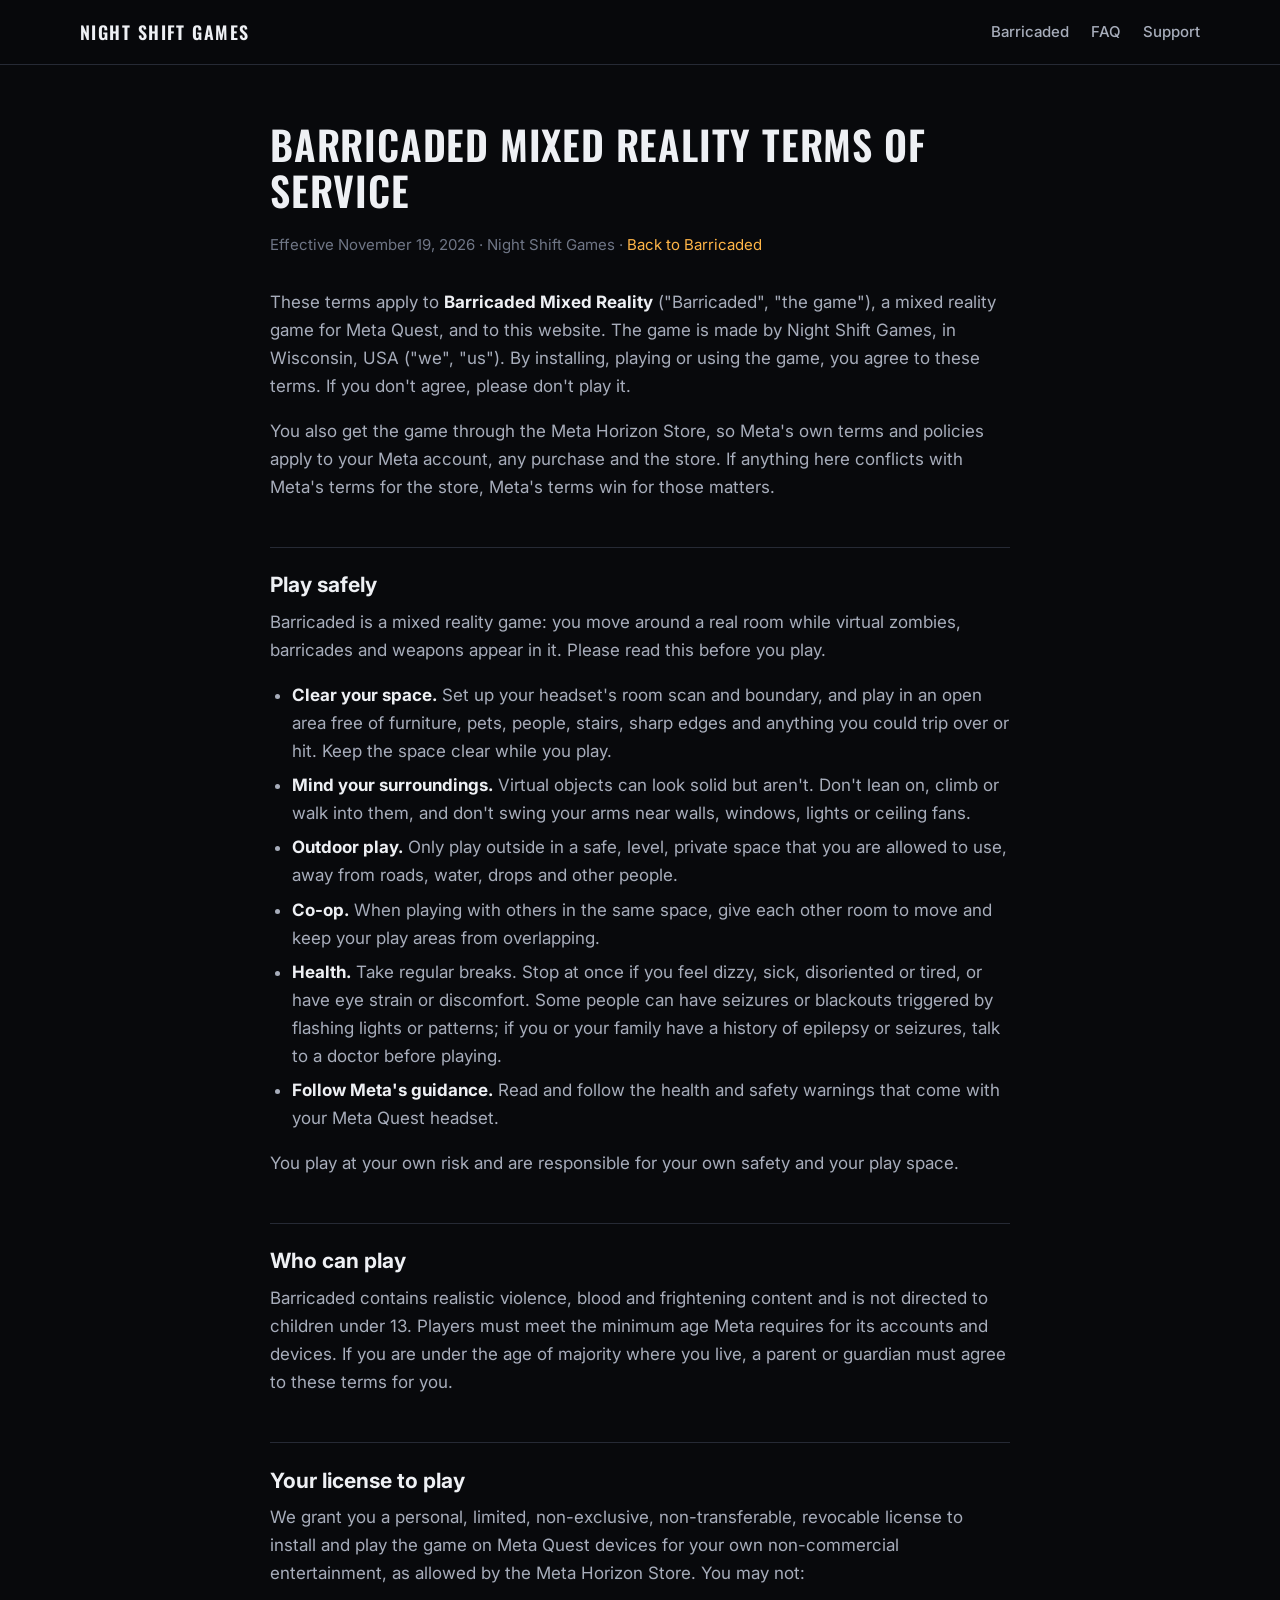
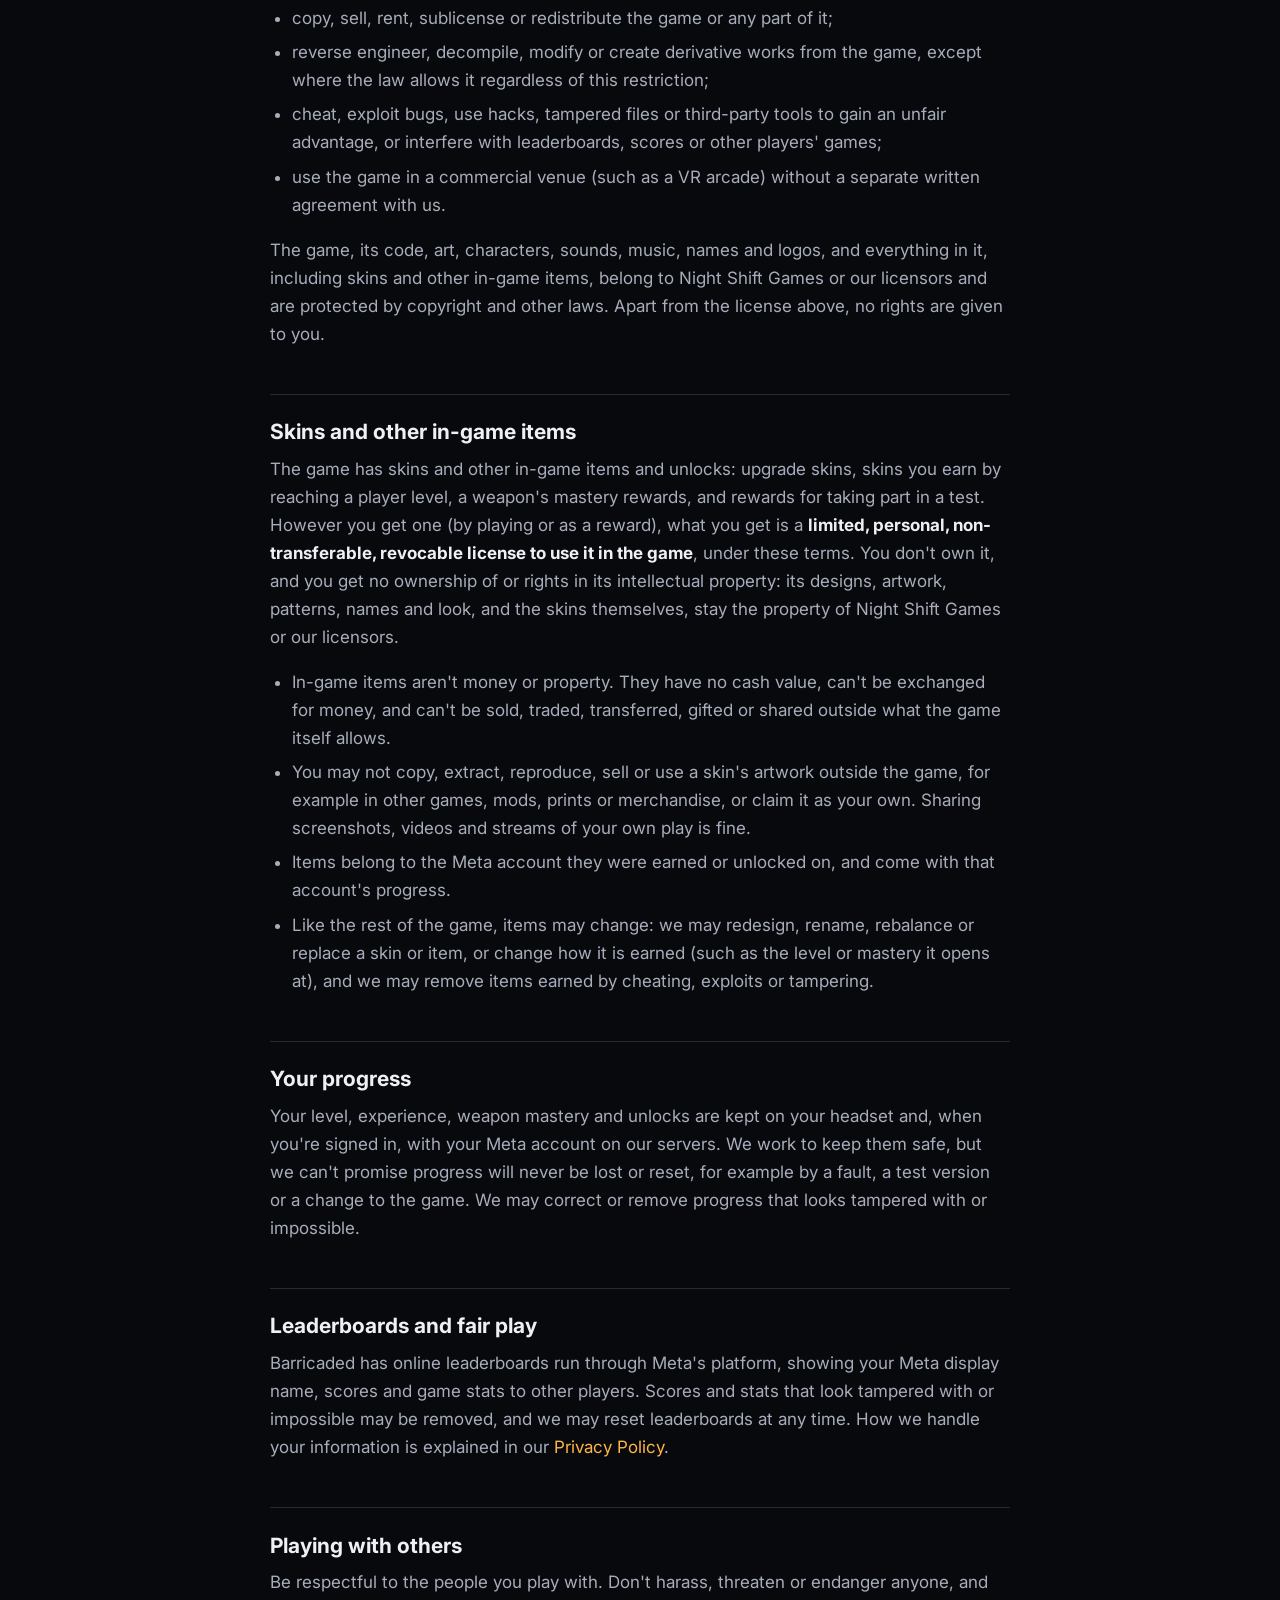
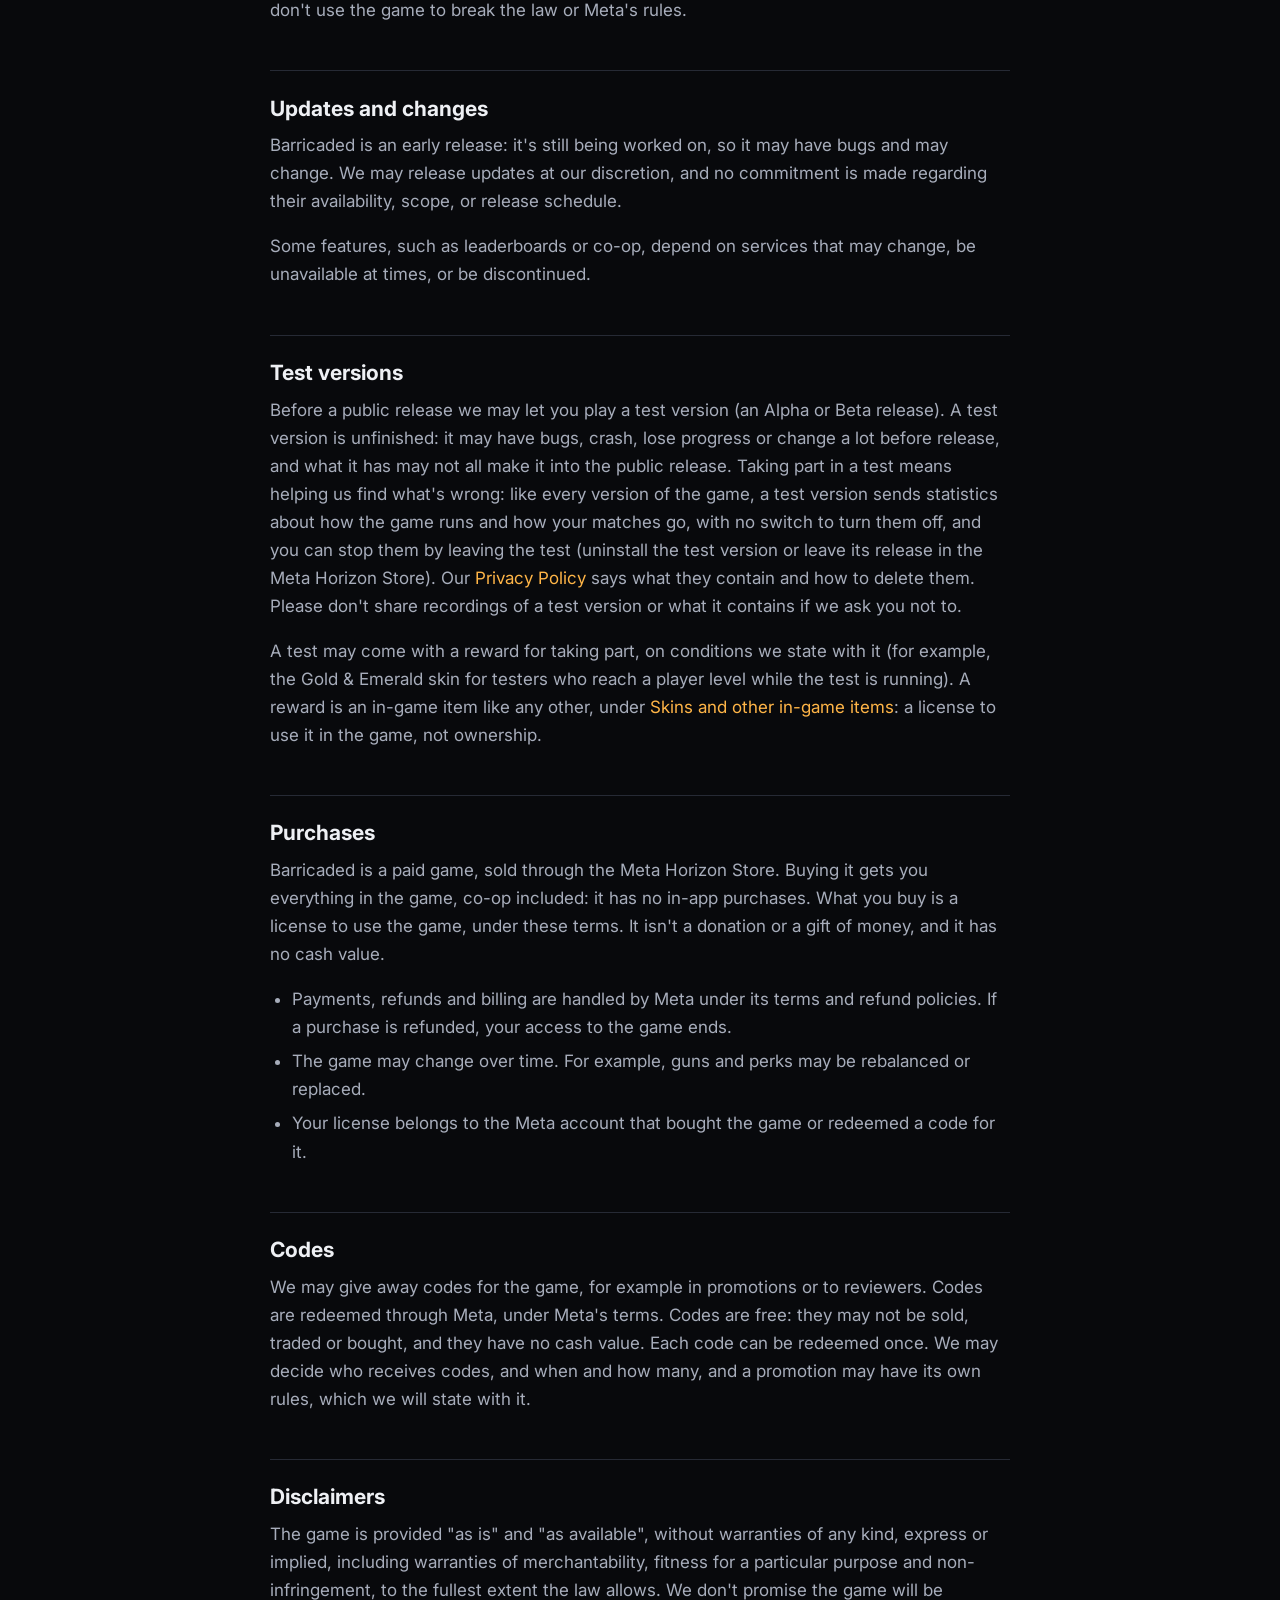
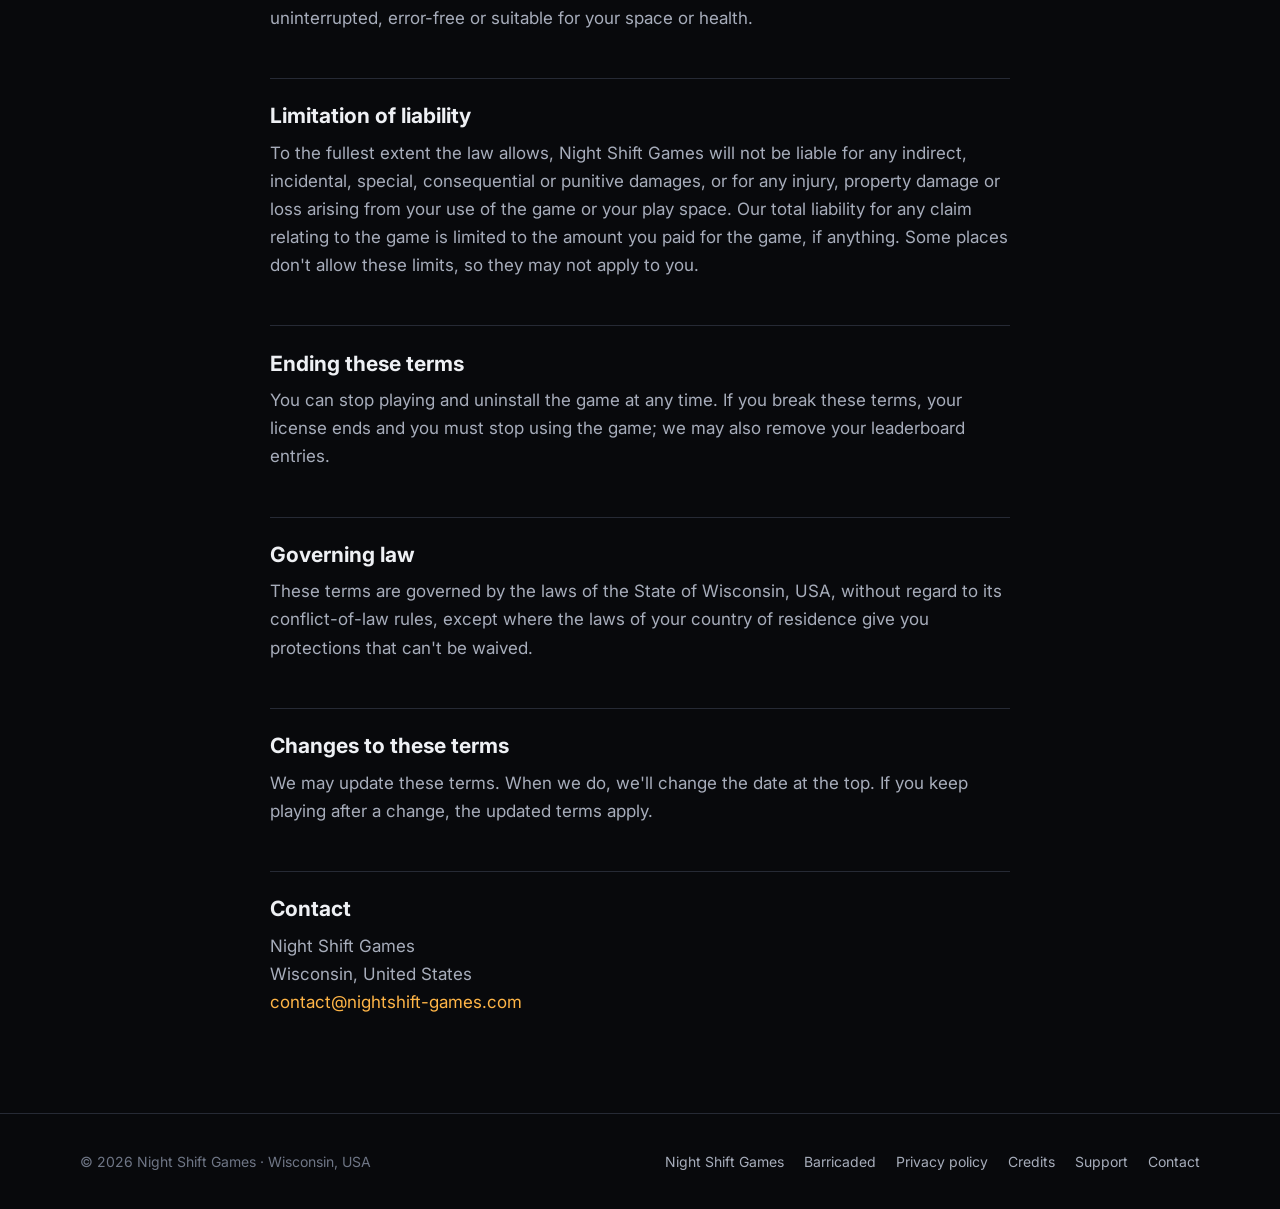
<file: terms/index.html>
<!doctype html>
<html lang="en"><head><meta charset="utf-8"><title>Terms of Service</title>
<meta http-equiv="refresh" content="0; url=../barricaded/terms/">
<link rel="canonical" href="../barricaded/terms/"></head>
<body><p>Moved to <a href="../barricaded/terms/">the Barricaded Terms of Service</a>.</p></body></html>
</file>
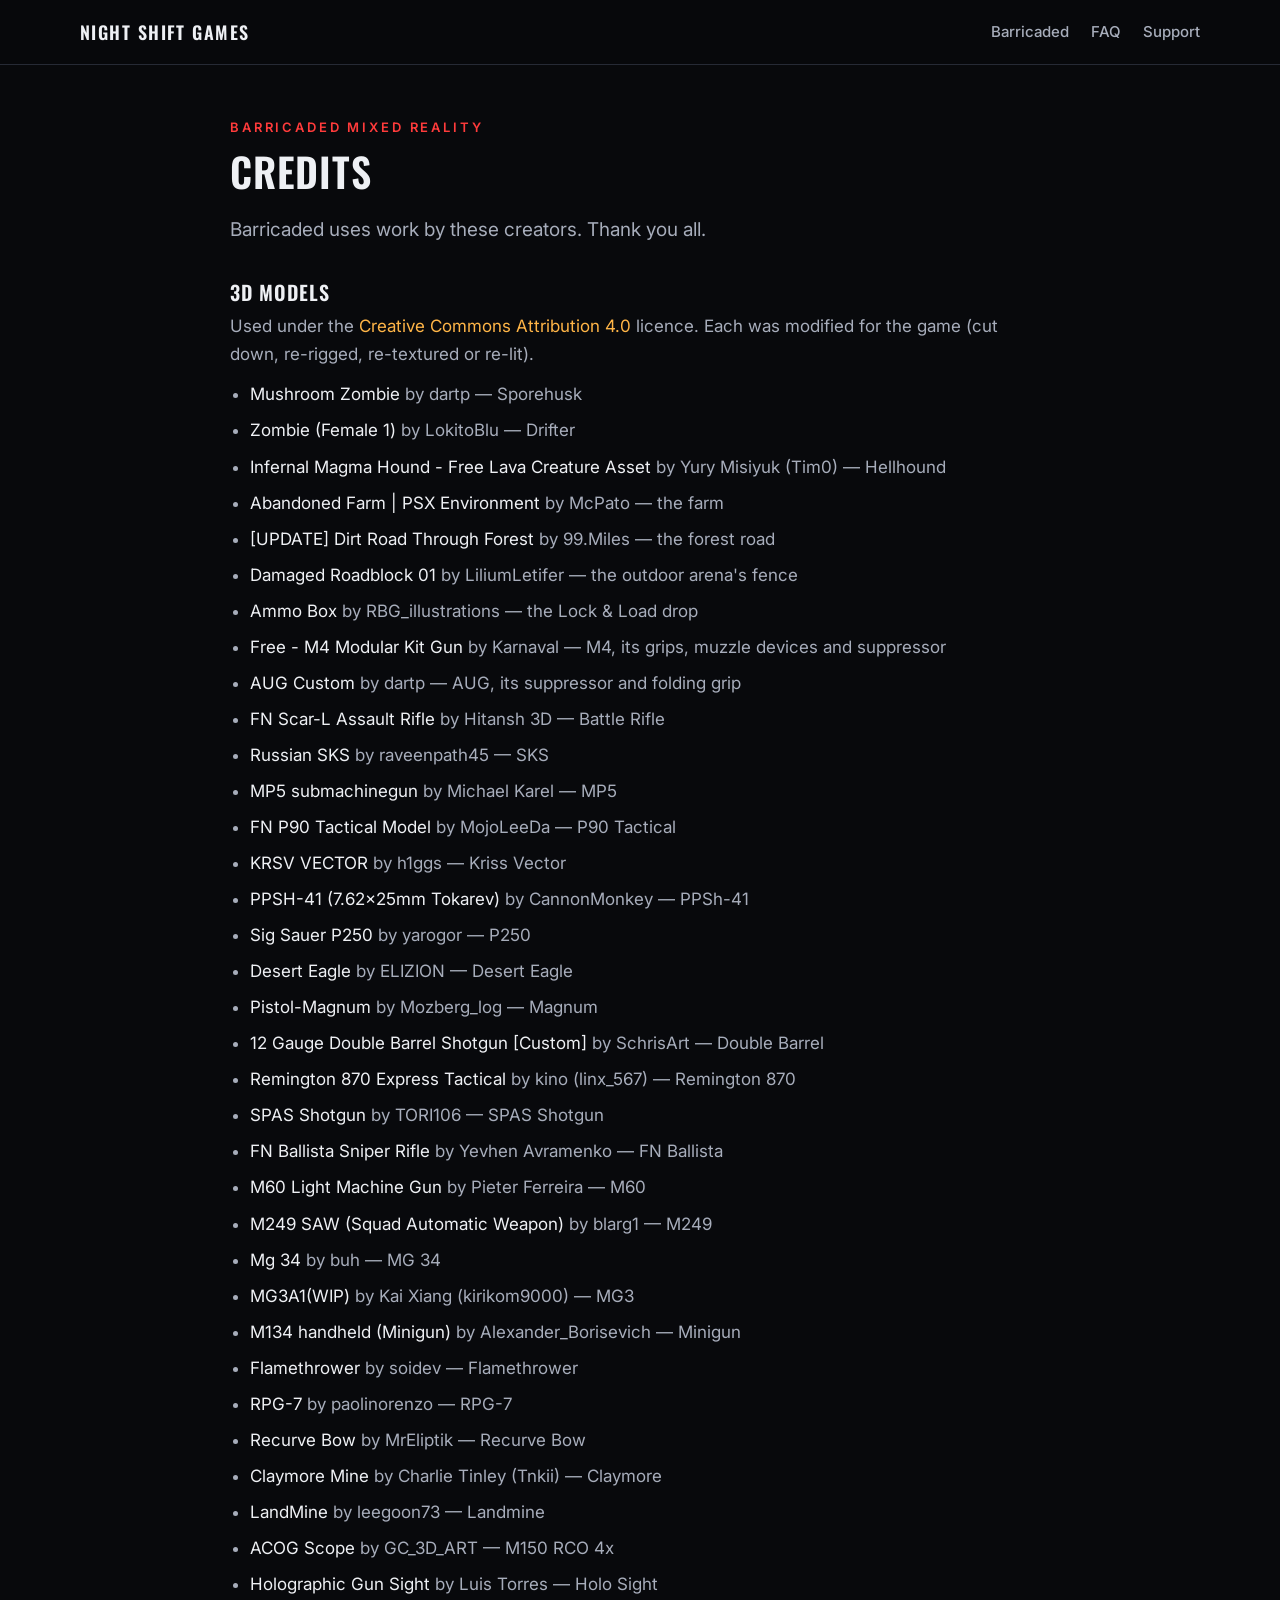
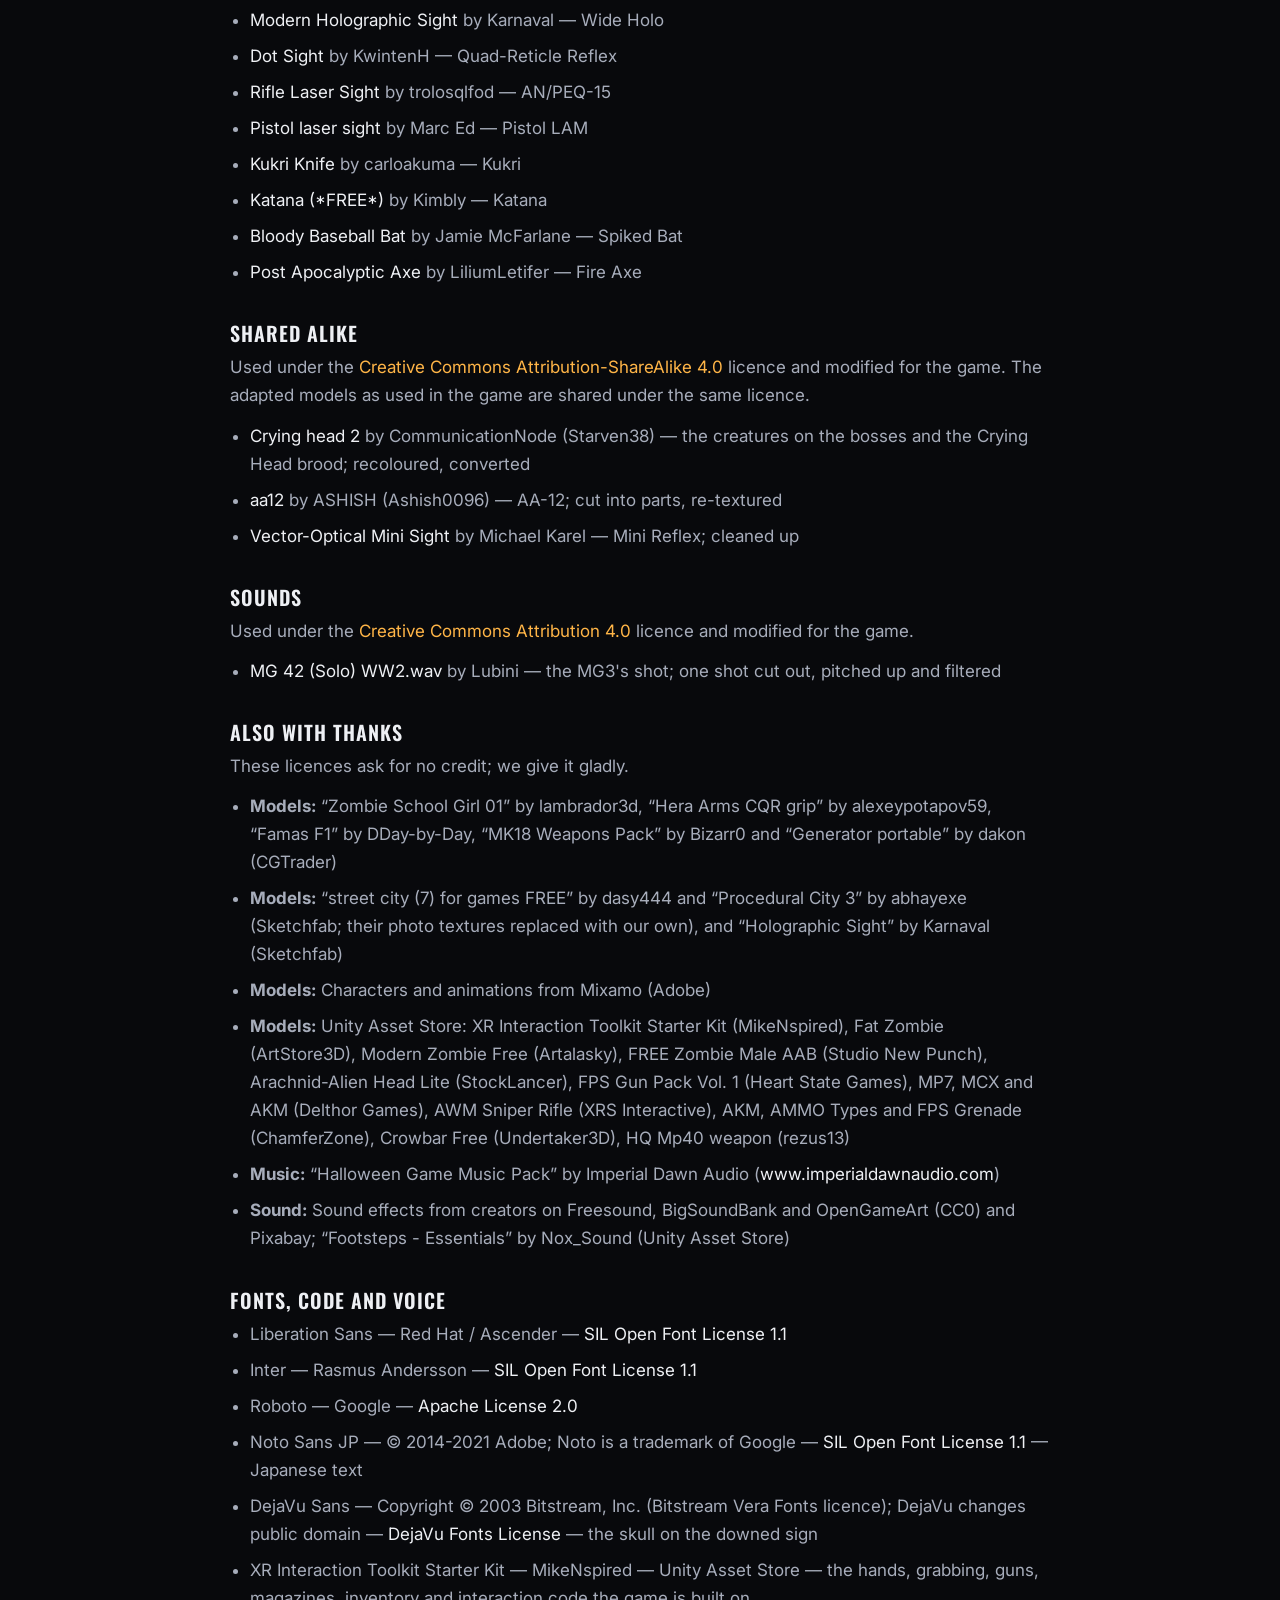
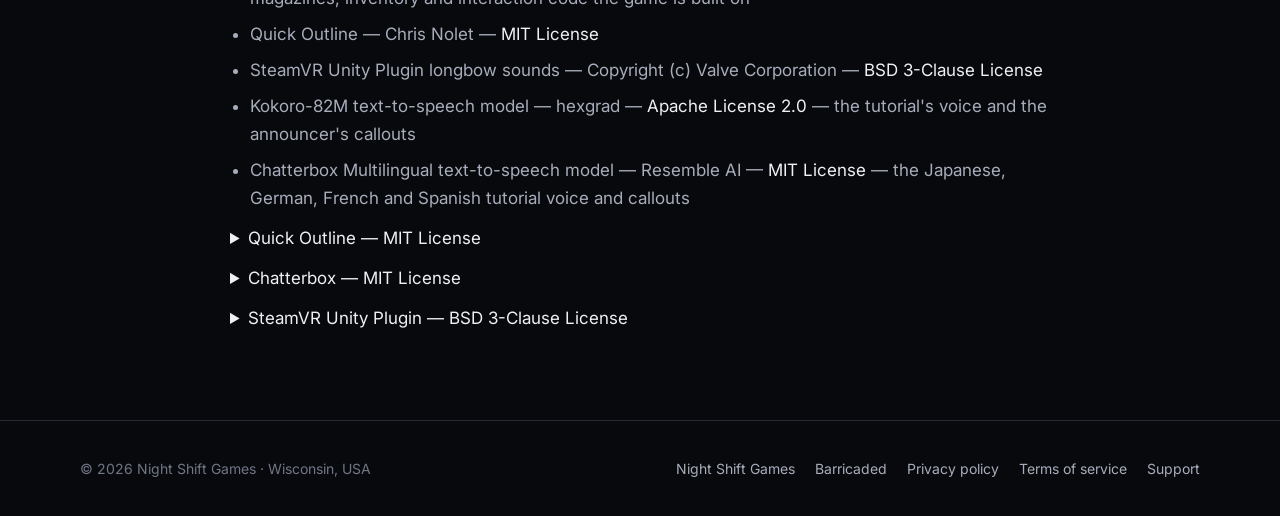
<file: barricaded/credits/index.html>
<!doctype html>
<html lang="en">
<head>
<meta charset="utf-8">
<meta name="viewport" content="width=device-width, initial-scale=1">
<title>Barricaded Credits &mdash; Night Shift Games</title>
<meta name="description" content="Third-party assets used in Barricaded Mixed Reality, and their licences.">
<link rel="icon" href="../../assets/favicon-32.png" sizes="32x32">
<link rel="apple-touch-icon" href="../../assets/icon-180.png">
<link rel="preconnect" href="https://fonts.googleapis.com">
<link rel="preconnect" href="https://fonts.gstatic.com" crossorigin>
<link href="https://fonts.googleapis.com/css2?family=Inter:wght@400;500;600;700&family=Oswald:wght@500;600&display=swap" rel="stylesheet">
<link rel="stylesheet" href="../../assets/site.css">
<style>
  .credits h3 { margin: 36px 0 8px; }
  .credits p.note { color: var(--dim); margin: 0 0 12px; }
  .credits ul { margin: 0; padding-left: 20px; }
  .credits li { margin: 0 0 8px; color: var(--dim); overflow-wrap: anywhere; }
  .credits li a { color: var(--text); }
  .credits details.licence { margin: 12px 0 0; color: var(--dim); }
  .credits details.licence summary { cursor: pointer; color: var(--text); }
  .credits pre { white-space: pre-wrap; font-size: 13px; color: var(--dim); background: var(--panel); border: 1px solid var(--line); border-radius: var(--radius); padding: 14px; overflow-wrap: anywhere; }
  .credits .use { color: var(--dim); }
</style>
</head>
<body>
<header class="top">
  <div class="wrap">
    <a class="brand" href="../../">Night Shift Games</a>
    <nav class="nav">
      <a href="../">Barricaded</a>
      <a href="../faq/">FAQ</a>
      <a href="../../support/">Support</a>
    </nav>
  </div>
</header>

<main>
  <section class="credits" style="padding-top:56px">
    <div class="wrap" style="max-width:860px">
      <div class="eyebrow">Barricaded Mixed Reality</div>
      <h2>Credits</h2>
      <p class="lead">Barricaded uses work by these creators. Thank you all.</p>

      <h3>3D models</h3>
      <p class="note">Used under the <a href="https://creativecommons.org/licenses/by/4.0/">Creative Commons Attribution 4.0</a> licence. Each was modified for the game (cut down, re-rigged, re-textured or re-lit).</p>
      <ul>
        <li><a href="https://sketchfab.com/3d-models/mushroom-zombie-a1ae337248b246dd9c12ec77d064ab2d">Mushroom Zombie</a> by dartp &mdash; <span class="use">Sporehusk</span></li>
        <li><a href="https://sketchfab.com/3d-models/zombie-female-1-ce037bf3c08e40eea92df46e4ec32b16">Zombie (Female 1)</a> by LokitoBlu &mdash; <span class="use">Drifter</span></li>
        <li><a href="https://sketchfab.com/3d-models/bd8290074df34eb99f174edb176fcc46">Infernal Magma Hound - Free Lava Creature Asset</a> by Yury Misiyuk (Tim0) &mdash; <span class="use">Hellhound</span></li>
        <li><a href="https://sketchfab.com/3d-models/abandoned-farm-psx-environment-ca9cb56f2cf1469abc6fabd44e71c10c">Abandoned Farm | PSX Environment</a> by McPato &mdash; <span class="use">the farm</span></li>
        <li><a href="https://sketchfab.com/3d-models/update-dirt-road-through-forest-c4676cdf7715484382400ff63faffd45">[UPDATE] Dirt Road Through Forest</a> by 99.Miles &mdash; <span class="use">the forest road</span></li>
        <li><a href="https://sketchfab.com/3d-models/damaged-roadblock-01-2100123c68b24b3ea72bf1eccee30e61">Damaged Roadblock 01</a> by LiliumLetifer &mdash; <span class="use">the outdoor arena&#x27;s fence</span></li>
        <li><a href="https://sketchfab.com/3d-models/ammo-box-7b4d10ddf3094e82bd62c0de4a6dd123">Ammo Box</a> by RBG_illustrations &mdash; <span class="use">the Lock &amp; Load drop</span></li>
        <li><a href="https://sketchfab.com/3d-models/free-m4-modular-kit-gun-1665416c071747bb9c20aa652849b579">Free - M4 Modular Kit Gun</a> by Karnaval &mdash; <span class="use">M4, its grips, muzzle devices and suppressor</span></li>
        <li><a href="https://sketchfab.com/3d-models/aug-custom-6229108fc869460586286a9e7e0bf5df">AUG Custom</a> by dartp &mdash; <span class="use">AUG, its suppressor and folding grip</span></li>
        <li><a href="https://sketchfab.com/3d-models/fn-scar-l-assault-rifle-ea1823de59684fd596d9f6726382f948">FN Scar-L Assault Rifle</a> by Hitansh 3D &mdash; <span class="use">Battle Rifle</span></li>
        <li><a href="https://sketchfab.com/3d-models/russian-sks-2f44bffbd75a4b359fe1d2538b5d6d10">Russian SKS</a> by raveenpath45 &mdash; <span class="use">SKS</span></li>
        <li><a href="https://sketchfab.com/3d-models/mp5-submachinegun-2a9ce66fe96643fc8f20927401e5054c">MP5 submachinegun</a> by Michael Karel &mdash; <span class="use">MP5</span></li>
        <li><a href="https://sketchfab.com/3d-models/fn-p90-tactical-model-380f4250f2f6453ebd7c4efb1eb42e08">FN P90 Tactical Model</a> by MojoLeeDa &mdash; <span class="use">P90 Tactical</span></li>
        <li><a href="https://sketchfab.com/3d-models/krsv-vector-609166faf8e5416f957c88e0af657e09">KRSV VECTOR</a> by h1ggs &mdash; <span class="use">Kriss Vector</span></li>
        <li><a href="https://sketchfab.com/3d-models/ppsh-41-76225mm-tokarev-5bd7cbb4cd87403ea6082c3da465a0e5">PPSH-41 (7.62x25mm Tokarev)</a> by CannonMonkey &mdash; <span class="use">PPSh-41</span></li>
        <li><a href="https://sketchfab.com/3d-models/sig-sauer-p250-fd3a37bff3e744cea74ad49ebeacab82">Sig Sauer P250</a> by yarogor &mdash; <span class="use">P250</span></li>
        <li><a href="https://sketchfab.com/3d-models/desert-eagle-cabde59f5cf24effaf80536e35d04e95">Desert Eagle</a> by ELIZION &mdash; <span class="use">Desert Eagle</span></li>
        <li><a href="https://sketchfab.com/3d-models/pistol-magnum-9d5df42759444adaa4dfb3ae40155b1f">Pistol-Magnum</a> by Mozberg_log &mdash; <span class="use">Magnum</span></li>
        <li><a href="https://sketchfab.com/3d-models/12-gauge-double-barrel-shotgun-custom-1e03c51ebc454aeba36ba1c575cff067">12 Gauge Double Barrel Shotgun [Custom]</a> by SchrisArt &mdash; <span class="use">Double Barrel</span></li>
        <li><a href="https://sketchfab.com/3d-models/remington-870-express-tactical-20ec2d8322b54eb1affac67a31417b9b">Remington 870 Express Tactical</a> by kino (linx_567) &mdash; <span class="use">Remington 870</span></li>
        <li><a href="https://sketchfab.com/3d-models/spas-shotgun-fea7b12a18d24b8da18d8019f82496b9">SPAS Shotgun</a> by TORI106 &mdash; <span class="use">SPAS Shotgun</span></li>
        <li><a href="https://sketchfab.com/3d-models/fn-ballista-sniper-rifle-49aa8bfa6efb4f0798708540cd4c9f4a">FN Ballista Sniper Rifle</a> by Yevhen Avramenko &mdash; <span class="use">FN Ballista</span></li>
        <li><a href="https://sketchfab.com/3d-models/m60-light-machine-gun-cbf408387dc94a30abe11afb3698ac13">M60 Light Machine Gun</a> by Pieter Ferreira &mdash; <span class="use">M60</span></li>
        <li><a href="https://sketchfab.com/3d-models/m249-saw-squad-automatic-weapon-915f5352a2184558bd2da1dcbaa5e1fa">M249 SAW (Squad Automatic Weapon)</a> by blarg1 &mdash; <span class="use">M249</span></li>
        <li><a href="https://sketchfab.com/3d-models/mg-34-ee1879e903834da2becd9f2151850c37">Mg 34</a> by buh &mdash; <span class="use">MG 34</span></li>
        <li><a href="https://sketchfab.com/3d-models/mg3a1wip-2eb87d4d8826425c8725aeb779893528">MG3A1(WIP)</a> by Kai Xiang (kirikom9000) &mdash; <span class="use">MG3</span></li>
        <li><a href="https://sketchfab.com/3d-models/m134-handheld-minigun-8f008c3e18934707a834cde8c72364f5">M134 handheld (Minigun)</a> by Alexander_Borisevich &mdash; <span class="use">Minigun</span></li>
        <li><a href="https://sketchfab.com/3d-models/flamethrower-124903a55ac54defbf44be2734ce6099">Flamethrower</a> by soidev &mdash; <span class="use">Flamethrower</span></li>
        <li><a href="https://sketchfab.com/3d-models/rpg-7-6c8683f0dbc04d75b610a2e656e639a8">RPG-7</a> by paolinorenzo &mdash; <span class="use">RPG-7</span></li>
        <li><a href="https://sketchfab.com/3d-models/recurve-bow-800fb9f4eb224cedb1c8e0b9847bd00c">Recurve Bow</a> by MrEliptik &mdash; <span class="use">Recurve Bow</span></li>
        <li><a href="https://sketchfab.com/3d-models/claymore-mine-0ab9698d824b4c56a2728e5edea90aa4">Claymore Mine</a> by Charlie Tinley (Tnkii) &mdash; <span class="use">Claymore</span></li>
        <li><a href="https://sketchfab.com/3d-models/225d7087769344b08d38118ffc405e02">LandMine</a> by leegoon73 &mdash; <span class="use">Landmine</span></li>
        <li><a href="https://sketchfab.com/3d-models/acog-scope-286f48a9123c4f05be81147c85f8d0d7">ACOG Scope</a> by GC_3D_ART &mdash; <span class="use">M150 RCO 4x</span></li>
        <li><a href="https://sketchfab.com/3d-models/holographic-gun-sight-a037ec362d2e4a25bb7c1f10f6c3c171">Holographic Gun Sight</a> by Luis Torres &mdash; <span class="use">Holo Sight</span></li>
        <li><a href="https://sketchfab.com/3d-models/modern-holographic-sight-2f60675b0c4a410391db870d5062c804">Modern Holographic Sight</a> by Karnaval &mdash; <span class="use">Wide Holo</span></li>
        <li><a href="https://sketchfab.com/3d-models/dot-sight-8d530751bcfb41ce994cb42673ddfff7">Dot Sight</a> by KwintenH &mdash; <span class="use">Quad-Reticle Reflex</span></li>
        <li><a href="https://sketchfab.com/3d-models/rifle-laser-sight-55d74d7d4f6a4071af856d2ffc2c429a">Rifle Laser Sight</a> by trolosqlfod &mdash; <span class="use">AN/PEQ-15</span></li>
        <li><a href="https://sketchfab.com/3d-models/pistol-laser-sight-24170d34d495438dbcc81f5f660e3d27">Pistol laser sight</a> by Marc Ed &mdash; <span class="use">Pistol LAM</span></li>
        <li><a href="https://sketchfab.com/3d-models/kukri-knife-dd2acefa221c446c850ae0d3f04db2e2">Kukri Knife</a> by carloakuma &mdash; <span class="use">Kukri</span></li>
        <li><a href="https://sketchfab.com/3d-models/katana-free-5d51e5d1ce734d75aa7522dad6351935">Katana (*FREE*)</a> by Kimbly &mdash; <span class="use">Katana</span></li>
        <li><a href="https://sketchfab.com/3d-models/bloody-baseball-bat-1d02b657e37a4ec9886b30914f28ae39">Bloody Baseball Bat</a> by Jamie McFarlane &mdash; <span class="use">Spiked Bat</span></li>
        <li><a href="https://sketchfab.com/3d-models/post-apocalyptic-axe-abab1aed04fe408188887d950b2a2e5e">Post Apocalyptic Axe</a> by LiliumLetifer &mdash; <span class="use">Fire Axe</span></li>
      </ul>

      <h3>Shared alike</h3>
      <p class="note">Used under the <a href="https://creativecommons.org/licenses/by-sa/4.0/">Creative Commons Attribution-ShareAlike 4.0</a> licence and modified for the game. The adapted models as used in the game are shared under the same licence.</p>
      <ul>
        <li><a href="https://sketchfab.com/3d-models/2867ed3cd41243caaf9dd24eeccf6ca5">Crying head 2</a> by CommunicationNode (Starven38) &mdash; <span class="use">the creatures on the bosses and the Crying Head brood; recoloured, converted</span></li>
        <li><a href="https://sketchfab.com/3d-models/aa12-fc7872c0d30a4c2081cfd3a24a05c2b1">aa12</a> by ASHISH (Ashish0096) &mdash; <span class="use">AA-12; cut into parts, re-textured</span></li>
        <li><a href="https://sketchfab.com/3d-models/vector-optical-mini-sight-cb52bdaa41854a53ab018cc06173419c">Vector-Optical Mini Sight</a> by Michael Karel &mdash; <span class="use">Mini Reflex; cleaned up</span></li>
      </ul>

      <h3>Sounds</h3>
      <p class="note">Used under the <a href="https://creativecommons.org/licenses/by/4.0/">Creative Commons Attribution 4.0</a> licence and modified for the game.</p>
      <ul>
        <li><a href="https://freesound.org/people/Lubini/sounds/338242/">MG 42 (Solo) WW2.wav</a> by Lubini &mdash; <span class="use">the MG3&#x27;s shot; one shot cut out, pitched up and filtered</span></li>
      </ul>

      <h3>Also with thanks</h3>
      <p class="note">These licences ask for no credit; we give it gladly.</p>
      <ul>
        <li><strong>Models:</strong> “Zombie School Girl 01” by lambrador3d, “Hera Arms CQR grip” by alexeypotapov59, “Famas F1” by DDay-by-Day, “MK18 Weapons Pack” by Bizarr0 and “Generator portable” by dakon (CGTrader)</li>
        <li><strong>Models:</strong> “street city (7) for games FREE” by dasy444 and “Procedural City 3” by abhayexe (Sketchfab; their photo textures replaced with our own), and “Holographic Sight” by Karnaval (Sketchfab)</li>
        <li><strong>Models:</strong> Characters and animations from Mixamo (Adobe)</li>
        <li><strong>Models:</strong> Unity Asset Store: XR Interaction Toolkit Starter Kit (MikeNspired), Fat Zombie (ArtStore3D), Modern Zombie Free (Artalasky), FREE Zombie Male AAB (Studio New Punch), Arachnid-Alien Head Lite (StockLancer), FPS Gun Pack Vol. 1 (Heart State Games), MP7, MCX and AKM (Delthor Games), AWM Sniper Rifle (XRS Interactive), AKM, AMMO Types and FPS Grenade (ChamferZone), Crowbar Free (Undertaker3D), HQ Mp40 weapon (rezus13)</li>
        <li><strong>Music:</strong> “Halloween Game Music Pack” by Imperial Dawn Audio (<a href="https://www.imperialdawnaudio.com">www.imperialdawnaudio.com</a>)</li>
        <li><strong>Sound:</strong> Sound effects from creators on Freesound, BigSoundBank and OpenGameArt (CC0) and Pixabay; “Footsteps - Essentials” by Nox_Sound (Unity Asset Store)</li>
      </ul>

      <h3>Fonts, code and voice</h3>
      <ul>
        <li>Liberation Sans &mdash; Red Hat / Ascender &mdash; <a href="https://openfontlicense.org">SIL Open Font License 1.1</a></li>
        <li>Inter &mdash; Rasmus Andersson &mdash; <a href="https://openfontlicense.org">SIL Open Font License 1.1</a></li>
        <li>Roboto &mdash; Google &mdash; <a href="https://www.apache.org/licenses/LICENSE-2.0">Apache License 2.0</a></li>
        <li>Noto Sans JP &mdash; &copy; 2014-2021 Adobe; Noto is a trademark of Google &mdash; <a href="https://openfontlicense.org">SIL Open Font License 1.1</a> &mdash; <span class="use">Japanese text</span></li>
        <li>DejaVu Sans &mdash; Copyright &copy; 2003 Bitstream, Inc. (Bitstream Vera Fonts licence); DejaVu changes public domain &mdash; <a href="https://dejavu-fonts.github.io/License.html">DejaVu Fonts License</a> &mdash; <span class="use">the skull on the downed sign</span></li>
        <li>XR Interaction Toolkit Starter Kit &mdash; MikeNspired &mdash; Unity Asset Store &mdash; <span class="use">the hands, grabbing, guns, magazines, inventory and interaction code the game is built on</span></li>
        <li>Quick Outline &mdash; Chris Nolet &mdash; <a href="https://github.com/chrisnolet/QuickOutline/blob/master/LICENSE">MIT License</a></li>
        <li>SteamVR Unity Plugin longbow sounds &mdash; Copyright (c) Valve Corporation &mdash; <a href="https://github.com/ValveSoftware/steamvr_unity_plugin/blob/master/LICENSE">BSD 3-Clause License</a></li>
        <li>Kokoro-82M text-to-speech model &mdash; hexgrad &mdash; <a href="https://www.apache.org/licenses/LICENSE-2.0">Apache License 2.0</a> &mdash; <span class="use">the tutorial&#x27;s voice and the announcer&#x27;s callouts</span></li>
        <li>Chatterbox Multilingual text-to-speech model &mdash; Resemble AI &mdash; <a href="https://github.com/resemble-ai/chatterbox/blob/master/LICENSE">MIT License</a> &mdash; <span class="use">the Japanese, German, French and Spanish tutorial voice and callouts</span></li>
      </ul>
      <details class="licence"><summary>Quick Outline &mdash; MIT License</summary><pre>Copyright (c) 2018 Chris Nolet

Permission is hereby granted, free of charge, to any person obtaining a copy of
this software and associated documentation files (the &quot;Software&quot;), to deal in
the Software without restriction, including without limitation the rights to
use, copy, modify, merge, publish, distribute, sublicense, and/or sell copies
of the Software, and to permit persons to whom the Software is furnished to do
so, subject to the following conditions:

The above copyright notice and this permission notice shall be included in all
copies or substantial portions of the Software.

THE SOFTWARE IS PROVIDED &quot;AS IS&quot;, WITHOUT WARRANTY OF ANY KIND, EXPRESS OR
IMPLIED, INCLUDING BUT NOT LIMITED TO THE WARRANTIES OF MERCHANTABILITY,
FITNESS FOR A PARTICULAR PURPOSE AND NONINFRINGEMENT. IN NO EVENT SHALL THE
AUTHORS OR COPYRIGHT HOLDERS BE LIABLE FOR ANY CLAIM, DAMAGES OR OTHER
LIABILITY, WHETHER IN AN ACTION OF CONTRACT, TORT OR OTHERWISE, ARISING FROM,
OUT OF OR IN CONNECTION WITH THE SOFTWARE OR THE USE OR OTHER DEALINGS IN THE
SOFTWARE.</pre></details>
      <details class="licence"><summary>Chatterbox &mdash; MIT License</summary><pre>Copyright (c) 2025 Resemble AI

Permission is hereby granted, free of charge, to any person obtaining a copy
of this software and associated documentation files (the &quot;Software&quot;), to deal
in the Software without restriction, including without limitation the rights
to use, copy, modify, merge, publish, distribute, sublicense, and/or sell
copies of the Software, and to permit persons to whom the Software is
furnished to do so, subject to the following conditions:

The above copyright notice and this permission notice shall be included in all
copies or substantial portions of the Software.

THE SOFTWARE IS PROVIDED &quot;AS IS&quot;, WITHOUT WARRANTY OF ANY KIND, EXPRESS OR
IMPLIED, INCLUDING BUT NOT LIMITED TO THE WARRANTIES OF MERCHANTABILITY,
FITNESS FOR A PARTICULAR PURPOSE AND NONINFRINGEMENT. IN NO EVENT SHALL THE
AUTHORS OR COPYRIGHT HOLDERS BE LIABLE FOR ANY CLAIM, DAMAGES OR OTHER
LIABILITY, WHETHER IN AN ACTION OF CONTRACT, TORT OR OTHERWISE, ARISING FROM,
OUT OF OR IN CONNECTION WITH THE SOFTWARE OR THE USE OR OTHER DEALINGS IN THE
SOFTWARE.</pre></details>
      <details class="licence"><summary>SteamVR Unity Plugin &mdash; BSD 3-Clause License</summary><pre>Copyright (c) Valve Corporation
All rights reserved.

Redistribution and use in source and binary forms, with or without modification,
are permitted provided that the following conditions are met

1. Redistributions of source code must retain the above copyright notice, this
list of conditions and the following disclaimer.

2. Redistributions in binary form must reproduce the above copyright notice,
this list of conditions and the following disclaimer in the documentation andor
other materials provided with the distribution.

3. Neither the name of the copyright holder nor the names of its contributors
may be used to endorse or promote products derived from this software without
specific prior written permission.

THIS SOFTWARE IS PROVIDED BY THE COPYRIGHT HOLDERS AND CONTRIBUTORS AS IS AND
ANY EXPRESS OR IMPLIED WARRANTIES, INCLUDING, BUT NOT LIMITED TO, THE IMPLIED
WARRANTIES OF MERCHANTABILITY AND FITNESS FOR A PARTICULAR PURPOSE ARE
DISCLAIMED. IN NO EVENT SHALL THE COPYRIGHT HOLDER OR CONTRIBUTORS BE LIABLE FOR
ANY DIRECT, INDIRECT, INCIDENTAL, SPECIAL, EXEMPLARY, OR CONSEQUENTIAL DAMAGES
(INCLUDING, BUT NOT LIMITED TO, PROCUREMENT OF SUBSTITUTE GOODS OR SERVICES;
LOSS OF USE, DATA, OR PROFITS; OR BUSINESS INTERRUPTION) HOWEVER CAUSED AND ON
ANY THEORY OF LIABILITY, WHETHER IN CONTRACT, STRICT LIABILITY, OR TORT
(INCLUDING NEGLIGENCE OR OTHERWISE) ARISING IN ANY WAY OUT OF THE USE OF THIS
SOFTWARE, EVEN IF ADVISED OF THE POSSIBILITY OF SUCH DAMAGE.</pre></details>
    </div>
  </section>
</main>

<footer class="foot">
  <div class="wrap">
    <div>&copy; 2026 Night Shift Games &middot; Wisconsin, USA</div>
    <nav>
      <a href="../../">Night Shift Games</a>
      <a href="../">Barricaded</a>
      <a href="../privacy/">Privacy policy</a>
      <a href="../terms/">Terms of service</a>
      <a href="../../support/">Support</a>
    </nav>
  </div>
</footer>
</body>
</html>
</file>
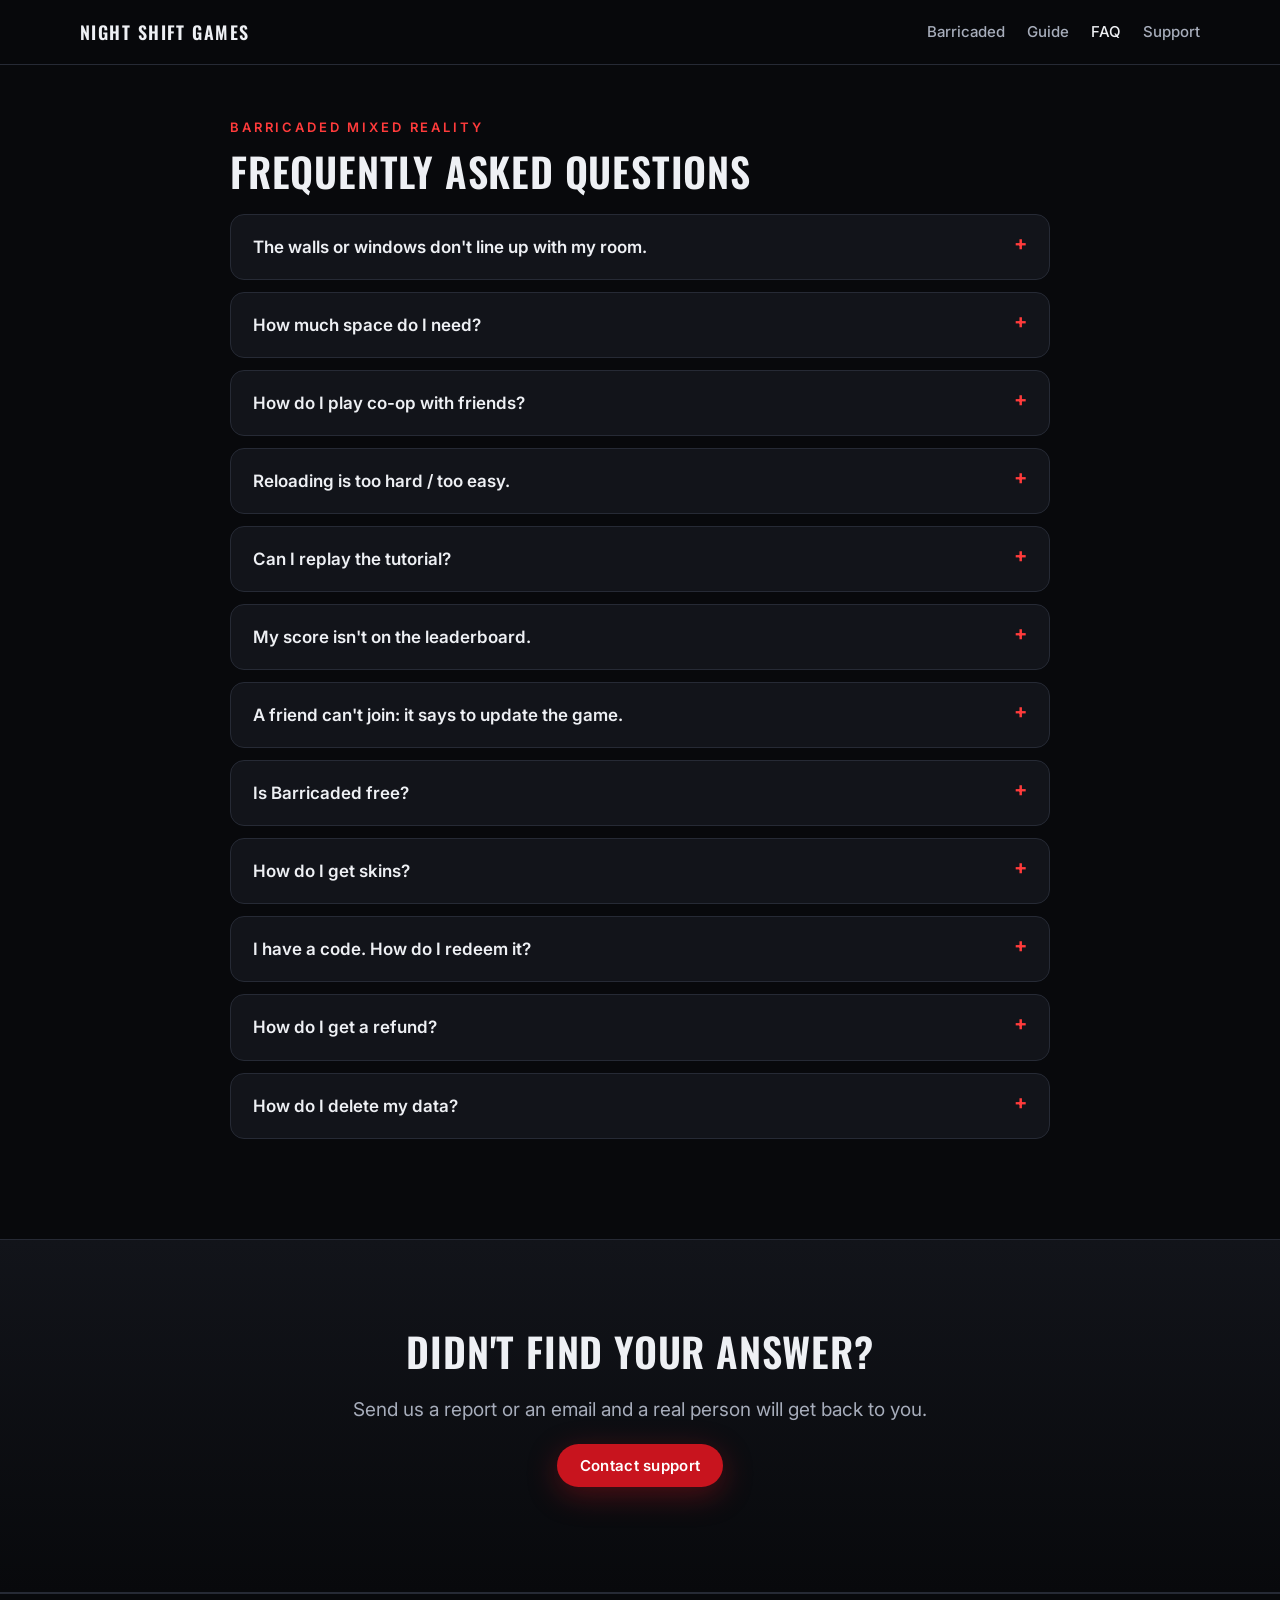
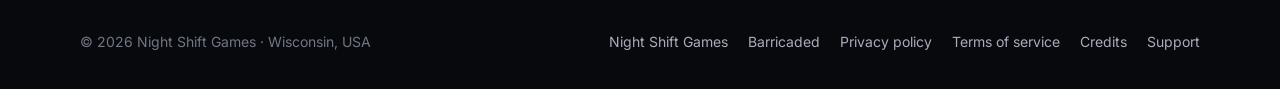
<file: barricaded/faq/index.html>
<!doctype html>
<html lang="en">
<head>
<meta charset="utf-8">
<meta name="viewport" content="width=device-width, initial-scale=1">
<title>Barricaded FAQ &mdash; Night Shift Games</title>
<meta name="description" content="Answers to common questions about Barricaded Mixed Reality: room scan, play space, co-op, reloading, leaderboards, refunds and your data.">
<link rel="icon" href="../../assets/favicon-32.png" sizes="32x32">
<link rel="apple-touch-icon" href="../../assets/icon-180.png">
<link rel="preconnect" href="https://fonts.googleapis.com">
<link rel="preconnect" href="https://fonts.gstatic.com" crossorigin>
<link href="https://fonts.googleapis.com/css2?family=Inter:wght@400;500;600;700&family=Oswald:wght@500;600&display=swap" rel="stylesheet">
<link rel="stylesheet" href="../../assets/site.css">
<style>
  details { background: var(--panel); border: 1px solid var(--line); border-radius: var(--radius); padding: 0; margin: 0 0 12px; }
  summary { cursor: pointer; padding: 18px 22px; font-weight: 600; color: var(--text); list-style: none; display: flex; justify-content: space-between; gap: 16px; }
  summary::-webkit-details-marker { display: none; }
  summary::after { content: "+"; color: var(--blood-hi); font-weight: 700; font-size: 20px; line-height: 1; }
  details[open] summary::after { content: "\2212"; }
  details .a { padding: 0 22px 18px; color: var(--dim); }
  details .a p:last-child { margin-bottom: 0; }
</style>
</head>
<body>
<header class="top">
  <div class="wrap">
    <a class="brand" href="../../">Night Shift Games</a>
    <nav class="nav">
      <a href="../">Barricaded</a>
      <a href="../guide/">Guide</a>
      <a href="./" class="on">FAQ</a>
      <a href="../../support/">Support</a>
    </nav>
  </div>
</header>

<main>
  <section id="faq" style="padding-top:56px">
    <div class="wrap" style="max-width:860px">
      <div class="eyebrow">Barricaded Mixed Reality</div>
      <h2>Frequently asked questions</h2>

      <details>
        <summary>The walls or windows don't line up with my room.</summary>
        <div class="a"><p>Barricaded builds its battlefield from your headset's room scan. Re-run <strong>Space Setup</strong> in your headset's settings (under Physical Space), making sure every wall, the floor and the ceiling are captured, then restart the game. Scanning in good light helps.</p></div>
      </details>

      <details>
        <summary>How much space do I need?</summary>
        <div class="a"><p>Play in a room you've scanned and cleared of anything you could trip over or hit. You'll be moving, turning and swinging your arms, so the more open floor the better. For the Outdoor mode, use a safe, level, private outdoor space. See the safety section of our <a href="../terms/">Terms of Service</a>.</p></div>
      </details>

      <details>
        <summary>How do I play co-op with friends?</summary>
        <div class="a"><p>Everyone needs to be in the same physical space and on the same Wi-Fi. On the <strong>PLAY</strong> page, use the co-op box: one player hosts, the others join the nearby game, then follow the steps to line up so everyone's room matches. Up to four can play.</p></div>
      </details>

      <details>
        <summary>Reloading is too hard / too easy.</summary>
        <div class="a"><p>Change <strong>Reloading Difficulty</strong> on the menu's <strong>PLAY</strong> page between matches. It stays the same for the whole match. The easiest setting reloads almost by itself; the harder ones make you handle every magazine yourself.</p></div>
      </details>

      <details>
        <summary>Can I replay the tutorial?</summary>
        <div class="a"><p>Yes &mdash; press <strong>TUTORIAL</strong> on the menu's <strong>PLAY</strong> page, between matches.</p></div>
      </details>

      <details>
        <summary>My score isn't on the leaderboard.</summary>
        <div class="a"><p>Leaderboards need you to be online and signed in to your Meta account. Scores are posted when a match ends. Tutorial matches, matches where cheats were used, and scores that look impossible aren't counted.</p></div>
      </details>

      <details>
        <summary>A friend can't join: it says to update the game.</summary>
        <div class="a"><p>Everyone in a co-op game needs the same version of Barricaded. Update the game on the headset the message names (in the Meta Horizon Store, or your headset's library), then join again. Each headset's version is shown on the main menu, under your level.</p></div>
      </details>

      <details>
        <summary>Is Barricaded free?</summary>
        <div class="a"><p>No. Barricaded is a paid game, and buying it gets you everything: every world, playing in your room or outdoors, co-op, and every gun, perk and skin you can earn. There are no in-app purchases.</p></div>
      </details>

      <details>
        <summary>How do I get skins?</summary>
        <div class="a"><p>Every gun, melee weapon and special weapon can wear a skin, picked from the <strong>SKIN</strong> drop-down on its card on the <strong>MASTERY</strong> page. Eleven skins open as your player level rises, from Amber &amp; Bronze at level 5 to Gold &amp; Tanzanite at level 80. Gold &amp; Emerald is a testers' reward: testers who reach level 10 during testing keep it for good. Upgraded guns wear upgrade skins too, climbing from Royal Lightning as each gun's mastery grows. Skins are yours to use in the game, but their designs stay ours; see <a href="../terms/#skins-and-items">Terms of Service</a>.</p></div>
      </details>

      <details>
        <summary>I have a code. How do I redeem it?</summary>
        <div class="a"><p>Redeem it in the <strong>Meta Horizon app</strong> on your phone (Redeem code), signed in to the same Meta account as your headset. The game then appears in your library. Codes are free and can't be sold or traded; see our <a href="../terms/">Terms of Service</a>.</p></div>
      </details>

      <details>
        <summary>How do I get a refund?</summary>
        <div class="a"><p>Purchases and refunds go through the Meta Horizon Store under Meta's refund policy. You can request one from your Meta account's purchase history.</p></div>
      </details>

      <details>
        <summary>How do I delete my data?</summary>
        <div class="a"><p>Uninstalling the game removes everything it saved on your headset. To have your leaderboard entries deleted, <a href="mailto:support@nightshift-games.com?subject=Barricaded%20data%20request">email us</a> with your Meta username. The game also sends statistics about how it runs, its errors and crashes, and how matches go, under a random ID not linked to your account; <em>Settings &gt; Privacy &gt; Delete mine</em> deletes what was sent. More in our <a href="../privacy/#game-statistics">Privacy Policy</a>.</p></div>
      </details>
    </div>
  </section>

  <section class="center alt">
    <div class="wrap">
      <h2>Didn't find your answer?</h2>
      <p class="lead">Send us a report or an email and a real person will get back to you.</p>
      <p><a class="btn btn-blood" href="../../support/">Contact support</a></p>
    </div>
  </section>
</main>

<footer class="foot">
  <div class="wrap">
    <div>&copy; 2026 Night Shift Games &middot; Wisconsin, USA</div>
    <nav>
      <a href="../../">Night Shift Games</a>
      <a href="../">Barricaded</a>
      <a href="../privacy/">Privacy policy</a>
      <a href="../terms/">Terms of service</a>
      <a href="../credits/">Credits</a>
      <a href="../../support/">Support</a>
    </nav>
  </div>
</footer>
</body>
</html>
</file>
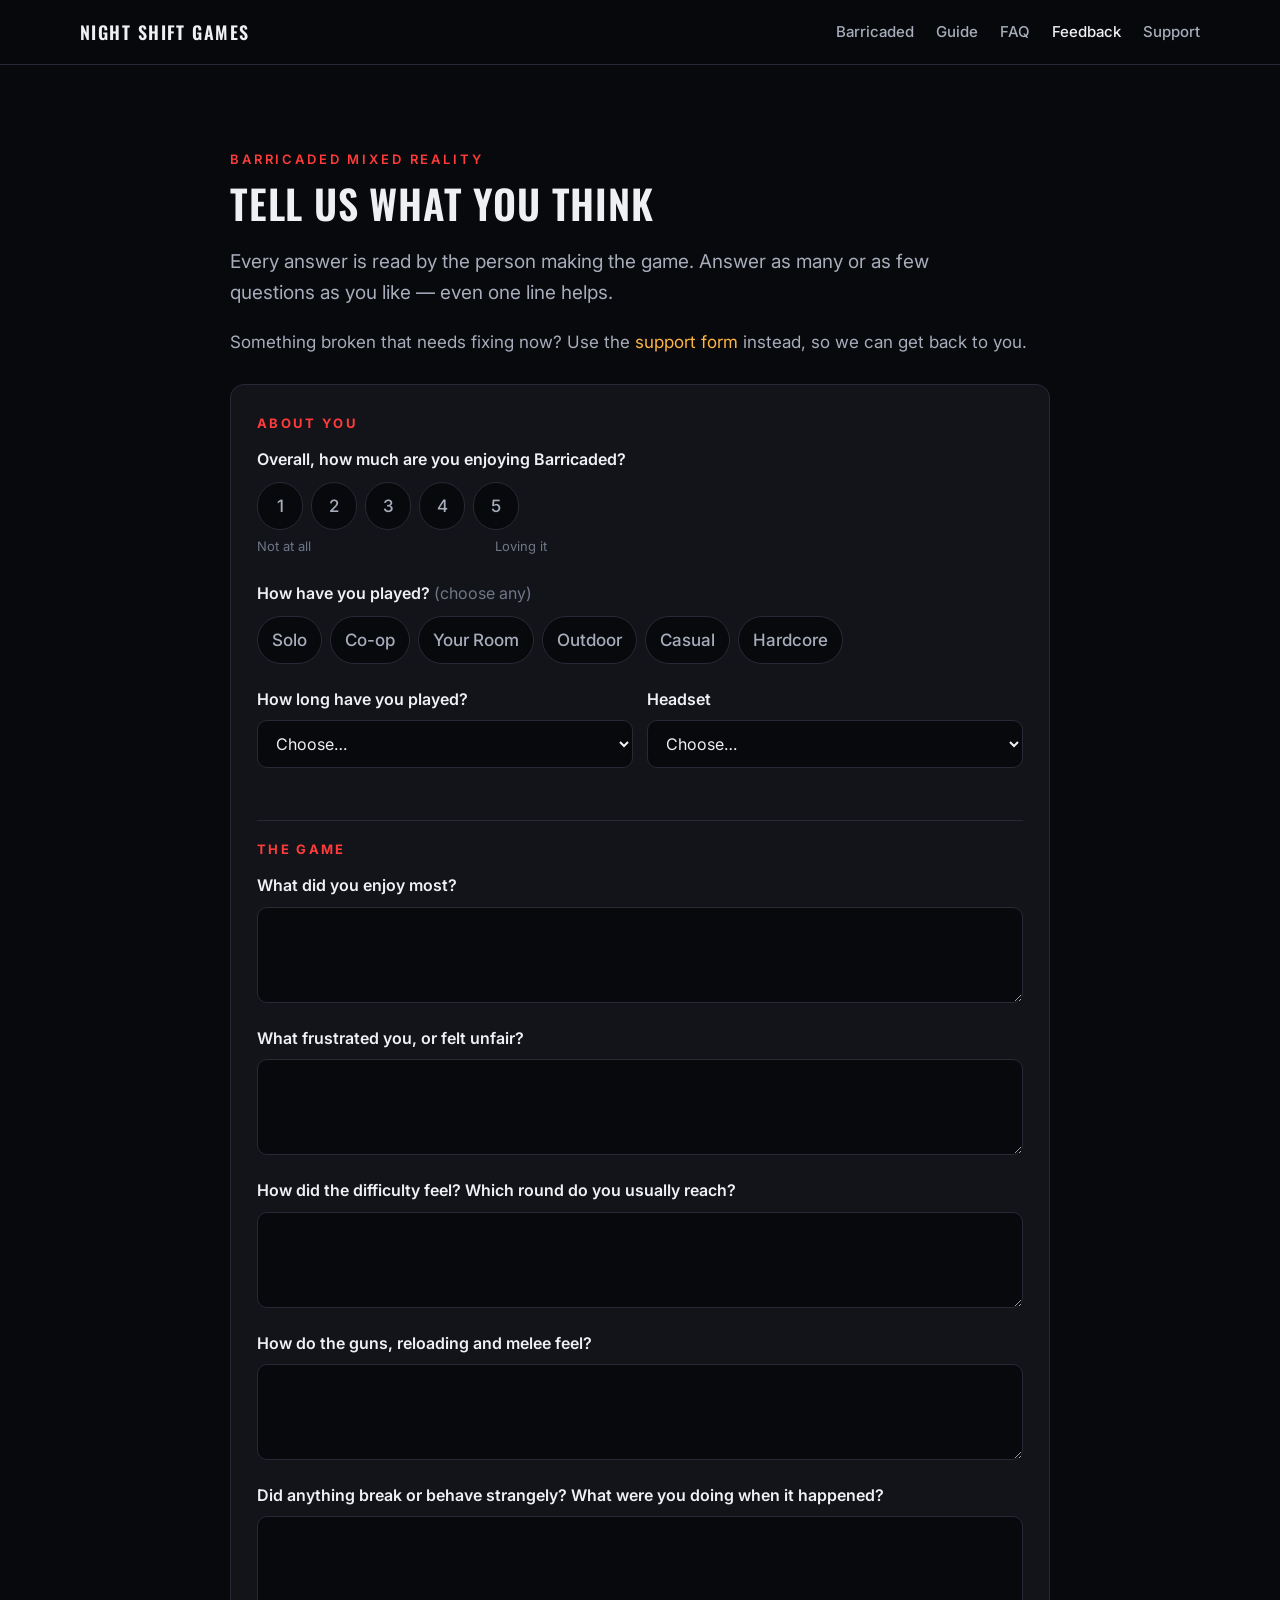
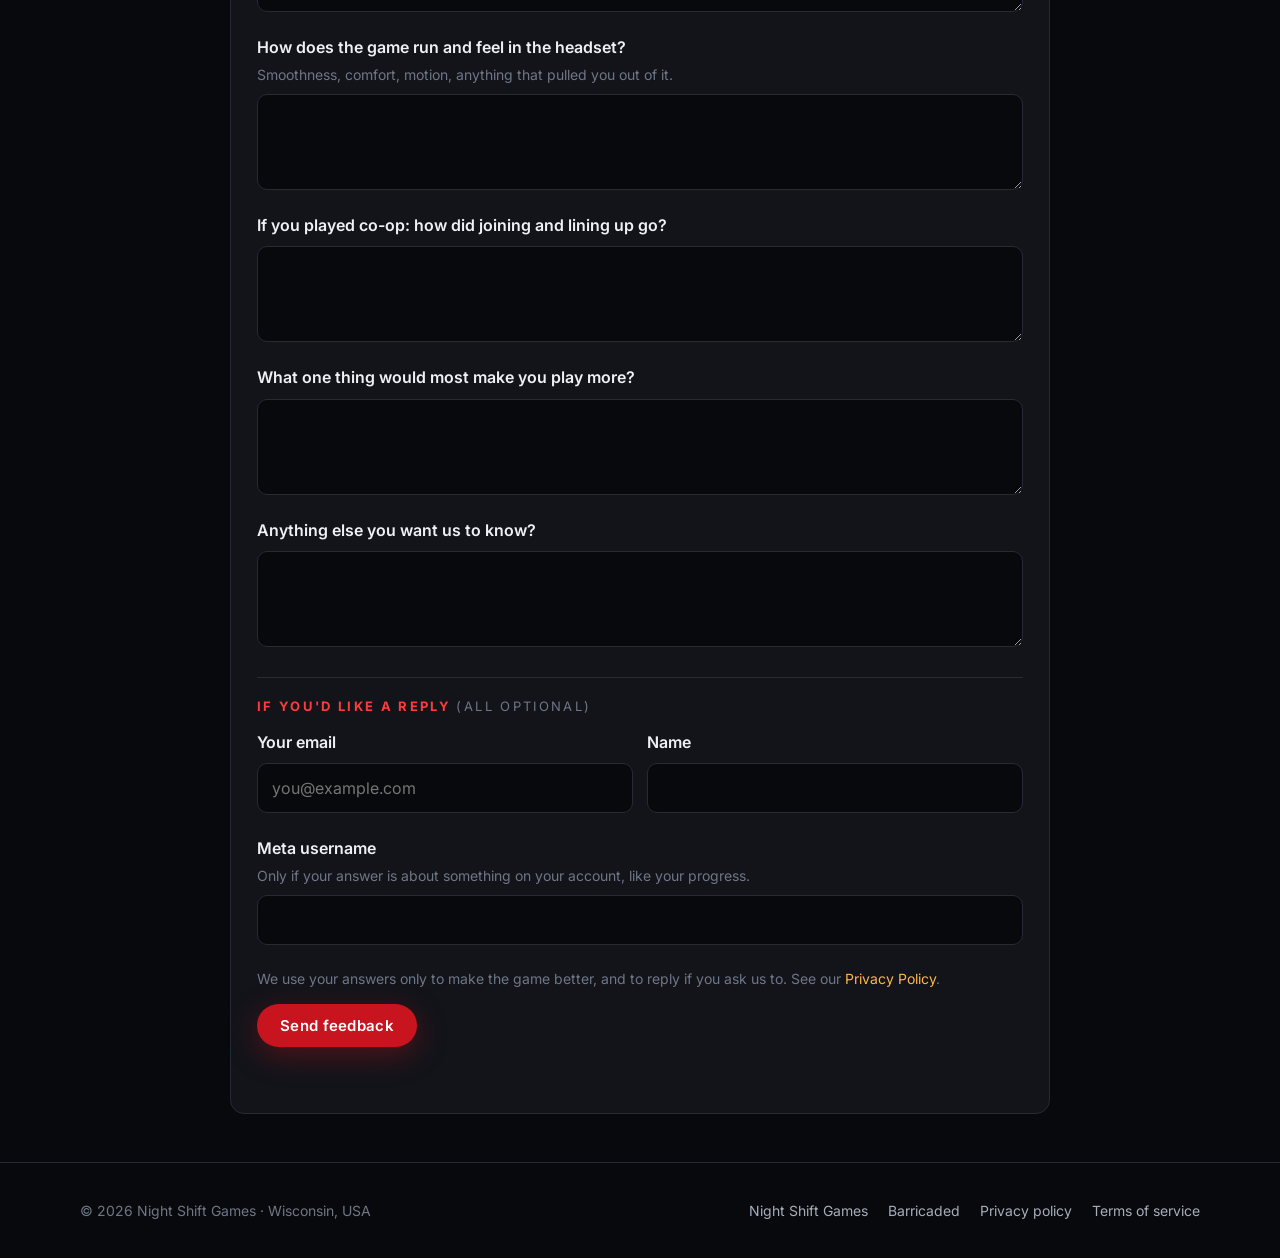
<file: barricaded/feedback/index.html>
<!doctype html>
<html lang="en">
<head>
<meta charset="utf-8">
<meta name="viewport" content="width=device-width, initial-scale=1">
<title>Barricaded Feedback &mdash; Night Shift Games</title>
<meta name="description" content="Tell us what you think of Barricaded Mixed Reality: what you enjoy, what frustrates you, and what would make you play more.">
<link rel="icon" href="../../assets/favicon-32.png" sizes="32x32">
<link rel="apple-touch-icon" href="../../assets/icon-180.png">
<link rel="preconnect" href="https://fonts.googleapis.com">
<link rel="preconnect" href="https://fonts.gstatic.com" crossorigin>
<link href="https://fonts.googleapis.com/css2?family=Inter:wght@400;500;600;700&family=Oswald:wght@500;600&display=swap" rel="stylesheet">
<link rel="stylesheet" href="../../assets/site.css">
<style>
  #feedback .q { display: block; margin: 0 0 22px; font-weight: 600; font-size: 16px; color: var(--text); }
  #feedback .q small { display: block; font-weight: 400; color: var(--faint); font-size: 14px; margin-top: 2px; }
  #feedback .opt { color: var(--faint); font-weight: 400; }
  #feedback input[type=text], #feedback input[type=email], #feedback select, #feedback textarea {
    display: block; width: 100%; margin-top: 8px; padding: 12px 14px; border-radius: 10px; border: 1px solid var(--line);
    background: var(--bg); color: var(--text); font: 16px/1.5 "Inter", sans-serif;
  }
  #feedback textarea { resize: vertical; min-height: 96px; }
  #feedback input:focus, #feedback select:focus, #feedback textarea:focus { outline: 2px solid rgba(255, 181, 71, 0.6); outline-offset: 1px; border-color: transparent; }
  #feedback fieldset { border: 0; margin: 0 0 22px; padding: 0; }
  #feedback legend { font-weight: 600; font-size: 16px; color: var(--text); margin-bottom: 10px; padding: 0; }
  #feedback .chips { display: flex; flex-wrap: wrap; gap: 8px; }
  #feedback .chips label { cursor: pointer; }
  #feedback .chips input { position: absolute; opacity: 0; width: 1px; height: 1px; }
  #feedback .chips span { display: inline-block; padding: 9px 14px; border-radius: 999px; border: 1px solid var(--line); background: var(--bg); color: var(--dim); font-weight: 500; }
  #feedback .chips input:checked + span { background: rgba(255, 181, 71, 0.16); border-color: rgba(255, 181, 71, 0.7); color: var(--text); }
  #feedback .chips input:focus-visible + span { outline: 2px solid rgba(255, 181, 71, 0.6); outline-offset: 1px; }
  #feedback .scale span { min-width: 46px; text-align: center; }
  #feedback .scale-ends { display: flex; justify-content: space-between; max-width: 290px; font-size: 13px; color: var(--faint); margin-top: 6px; }
  #feedback .two { display: grid; grid-template-columns: 1fr 1fr; gap: 14px; }
  #feedback .part { margin: 30px 0 16px; padding-top: 22px; border-top: 1px solid var(--line); }
  #feedback .part:first-of-type { margin-top: 6px; padding-top: 0; border-top: 0; }
  #feedback .hp { position: absolute; left: -9999px; width: 1px; height: 1px; overflow: hidden; }
  #feedback .fine { font-size: 14px; color: var(--faint); }
  #feedback button[disabled] { opacity: 0.6; cursor: wait; }
  #feedback .status { margin: 14px 0 0; font-weight: 600; min-height: 1.5em; }
  #feedback .status.ok { color: #3ddc97; }
  #feedback .status.err { color: var(--blood-hi); }
  @media (max-width: 620px) { #feedback .two { grid-template-columns: 1fr; } }
</style>
</head>
<body>
<header class="top">
  <div class="wrap">
    <a class="brand" href="../../">Night Shift Games</a>
    <nav class="nav">
      <a href="../">Barricaded</a>
      <a href="../guide/" class="hide-sm">Guide</a>
      <a href="../faq/">FAQ</a>
      <a href="./" class="on">Feedback</a>
      <a href="../../support/">Support</a>
    </nav>
  </div>
</header>

<main>
  <section style="padding-bottom:48px">
    <div class="wrap" style="max-width:860px">
      <div class="eyebrow">Barricaded Mixed Reality</div>
      <h2>Tell us what you think</h2>
      <p class="lead">Every answer is read by the person making the game. Answer as many or as few questions as you like &mdash; even one line helps.</p>
      <p style="margin-top:6px">Something broken that needs fixing now? Use the <a href="../../support/">support form</a> instead, so we can get back to you.</p>

      <form id="feedback" class="card" style="margin-top:28px" novalidate>
        <div class="k part">About you</div>
        <fieldset>
          <legend>Overall, how much are you enjoying Barricaded?</legend>
          <div class="chips scale">
            <label><input type="radio" name="rating" value="1"><span>1</span></label>
            <label><input type="radio" name="rating" value="2"><span>2</span></label>
            <label><input type="radio" name="rating" value="3"><span>3</span></label>
            <label><input type="radio" name="rating" value="4"><span>4</span></label>
            <label><input type="radio" name="rating" value="5"><span>5</span></label>
          </div>
          <div class="scale-ends"><span>Not at all</span><span>Loving it</span></div>
        </fieldset>
        <fieldset>
          <legend>How have you played? <span class="opt">(choose any)</span></legend>
          <div class="chips">
            <label><input type="checkbox" name="played" value="Solo"><span>Solo</span></label>
            <label><input type="checkbox" name="played" value="Co-op"><span>Co-op</span></label>
            <label><input type="checkbox" name="played" value="Your Room"><span>Your Room</span></label>
            <label><input type="checkbox" name="played" value="Outdoor"><span>Outdoor</span></label>
            <label><input type="checkbox" name="played" value="Casual"><span>Casual</span></label>
            <label><input type="checkbox" name="played" value="Hardcore"><span>Hardcore</span></label>
          </div>
        </fieldset>
        <div class="two">
          <label class="q">How long have you played?
            <select name="hours">
              <option value="">Choose&hellip;</option>
              <option>Under 1 hour</option>
              <option>1-5 hours</option>
              <option>5-20 hours</option>
              <option>Over 20 hours</option>
            </select>
          </label>
          <label class="q">Headset
            <select name="headset">
              <option value="">Choose&hellip;</option>
              <option>Meta Quest 3</option>
              <option>Meta Quest 3S</option>
              <option>Meta Quest Pro</option>
              <option>Meta Quest 2</option>
              <option>Other</option>
            </select>
          </label>
        </div>

        <div class="k part">The game</div>
        <label class="q">What did you enjoy most?
          <textarea name="enjoyed" maxlength="3000"></textarea>
        </label>
        <label class="q">What frustrated you, or felt unfair?
          <textarea name="frustrated" maxlength="3000"></textarea>
        </label>
        <label class="q">How did the difficulty feel? Which round do you usually reach?
          <textarea name="difficulty" maxlength="3000"></textarea>
        </label>
        <label class="q">How do the guns, reloading and melee feel?
          <textarea name="guns" maxlength="3000"></textarea>
        </label>
        <label class="q">Did anything break or behave strangely? What were you doing when it happened?
          <textarea name="bugs" maxlength="3000"></textarea>
        </label>
        <label class="q">How does the game run and feel in the headset?
          <small>Smoothness, comfort, motion, anything that pulled you out of it.</small>
          <textarea name="comfort" maxlength="3000"></textarea>
        </label>
        <label class="q">If you played co-op: how did joining and lining up go?
          <textarea name="coop" maxlength="3000"></textarea>
        </label>
        <label class="q">What one thing would most make you play more?
          <textarea name="next" maxlength="3000"></textarea>
        </label>
        <label class="q">Anything else you want us to know?
          <textarea name="other" maxlength="3000"></textarea>
        </label>

        <div class="k part">If you'd like a reply <span class="opt">(all optional)</span></div>
        <div class="two">
          <label class="q">Your email
            <input type="email" name="email" maxlength="200" autocomplete="email" placeholder="you@example.com">
          </label>
          <label class="q">Name
            <input type="text" name="name" maxlength="100" autocomplete="name">
          </label>
        </div>
        <label class="q">Meta username <small>Only if your answer is about something on your account, like your progress.</small>
          <input type="text" name="meta" maxlength="60" autocomplete="off">
        </label>
        <label class="hp" aria-hidden="true">Website <input type="text" name="website" tabindex="-1" autocomplete="off"></label>
        <p class="fine">We use your answers only to make the game better, and to reply if you ask us to. See our <a href="../privacy/">Privacy Policy</a>.</p>
        <button class="btn btn-blood" type="submit">Send feedback</button>
        <p id="status" class="status" role="status" aria-live="polite"></p>
      </form>
    </div>
  </section>
</main>

<footer class="foot">
  <div class="wrap">
    <div>&copy; 2026 Night Shift Games &middot; Wisconsin, USA</div>
    <nav>
      <a href="../../">Night Shift Games</a>
      <a href="../">Barricaded</a>
      <a href="../privacy/">Privacy policy</a>
      <a href="../terms/">Terms of service</a>
    </nav>
  </div>
</footer>
<script>
(function () {
  var form = document.getElementById("feedback"), status = document.getElementById("status");
  var questions = ["enjoyed", "frustrated", "difficulty", "guns", "bugs", "comfort", "coop", "next", "other"];
  var opened = Date.now();
  form.addEventListener("submit", function (e) {
    e.preventDefault();
    var f = new FormData(form), answers = {}, written = 0;
    questions.forEach(function (q) { var a = (f.get(q) || "").trim(); if (a) { answers[q] = a; written += a.length; } });
    var rating = parseInt(f.get("rating"), 10) || 0;
    status.className = "status";
    if (written < 10 && !rating) { status.textContent = "Please answer at least one question."; status.classList.add("err"); return; }
    var data = { rating: rating, played: f.getAll("played"), hours: f.get("hours") || "", headset: f.get("headset") || "",
                 answers: answers, email: (f.get("email") || "").trim(), name: (f.get("name") || "").trim(), meta: (f.get("meta") || "").trim(),
                 website: f.get("website") || "", elapsed: Date.now() - opened };
    var button = form.querySelector("button[type=submit]");
    button.disabled = true; status.textContent = "Sending…";
    fetch("https://report.nightshift-games.com/feedback", { method: "POST", headers: { "Content-Type": "application/json" }, body: JSON.stringify(data) })
      .then(function (r) { return r.json().catch(function () { return { ok: false }; }); })
      .then(function (r) {
        if (r.ok) {
          form.reset(); opened = Date.now();
          status.textContent = "Thank you — your feedback is in." + (data.email ? " We'll reply to " + data.email + " if we have questions." : "");
          status.classList.add("ok");
        } else {
          status.textContent = r.error || "Couldn't send that. Please email support@nightshift-games.com instead.";
          status.classList.add("err");
        }
      })
      .catch(function () { status.textContent = "Couldn't reach us. Please email support@nightshift-games.com instead."; status.classList.add("err"); })
      .then(function () { button.disabled = false; });
  });
})();
</script>
</body>
</html>
</file>
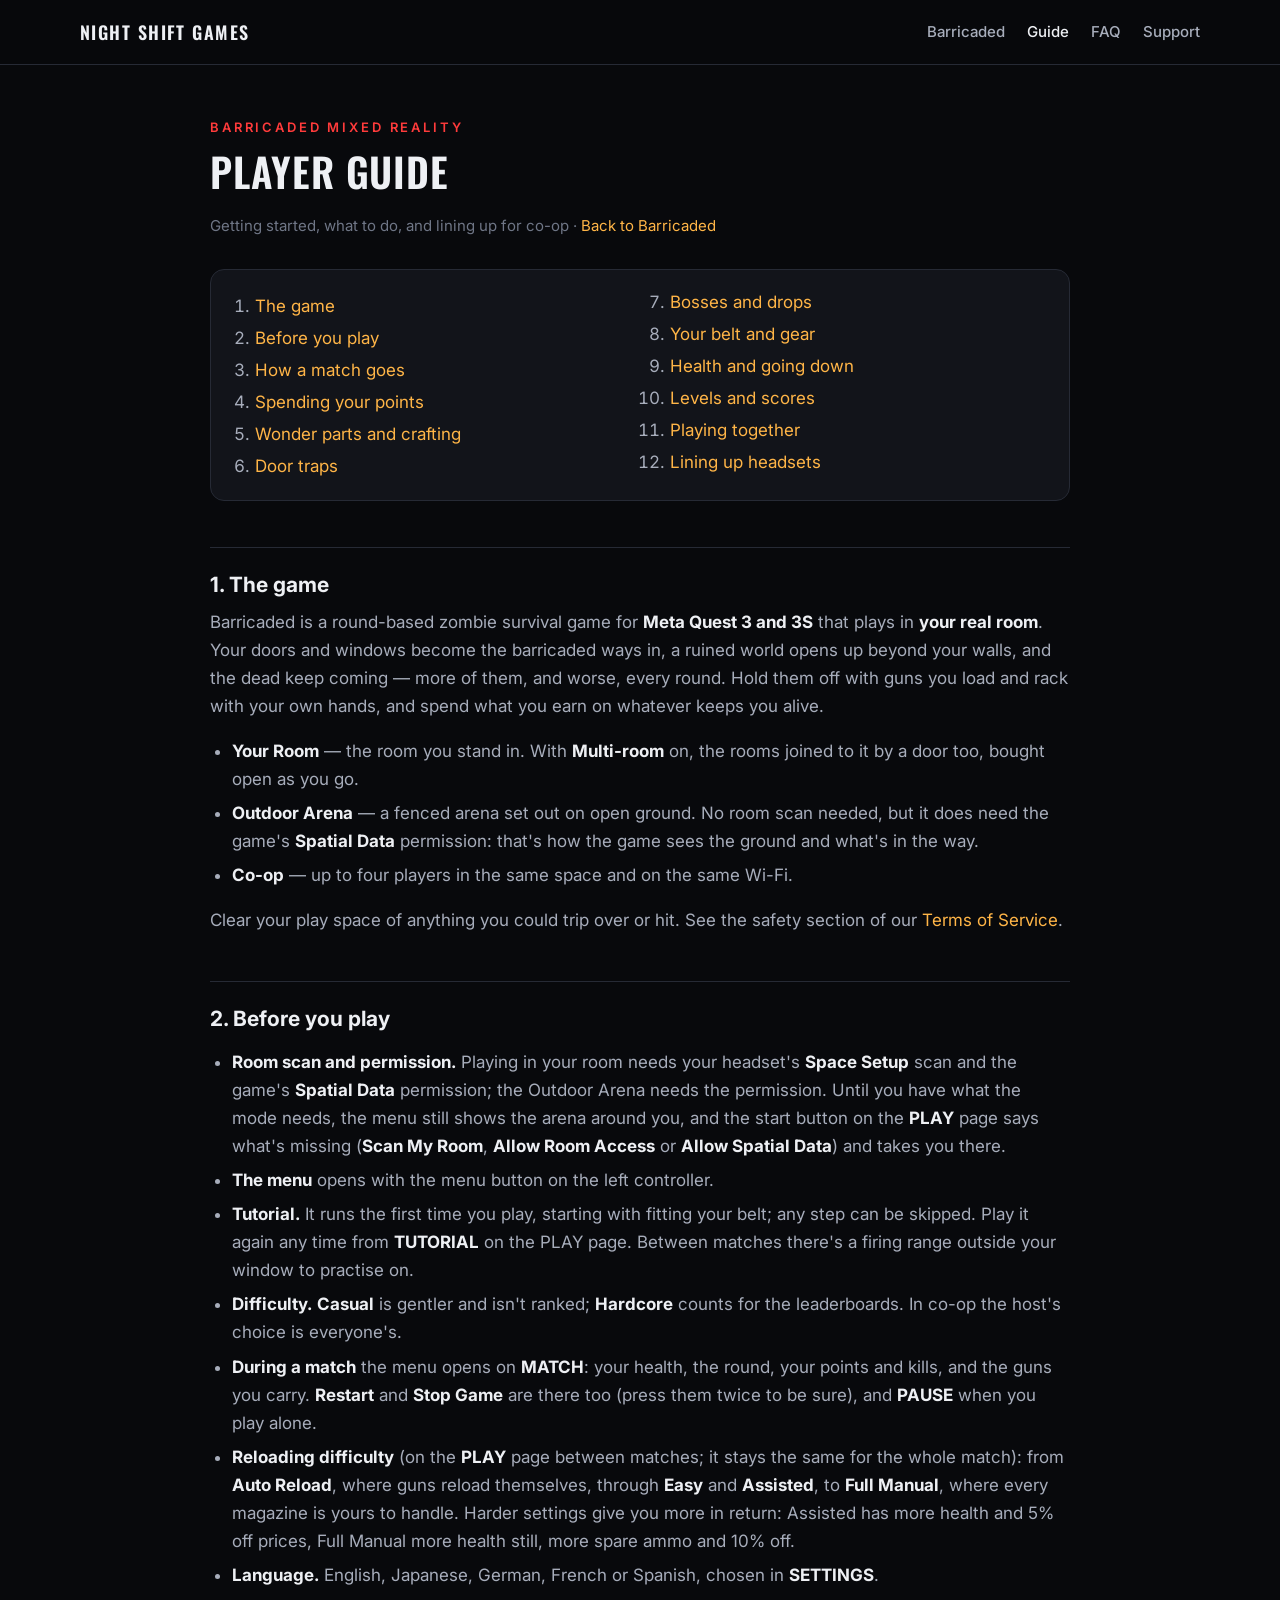
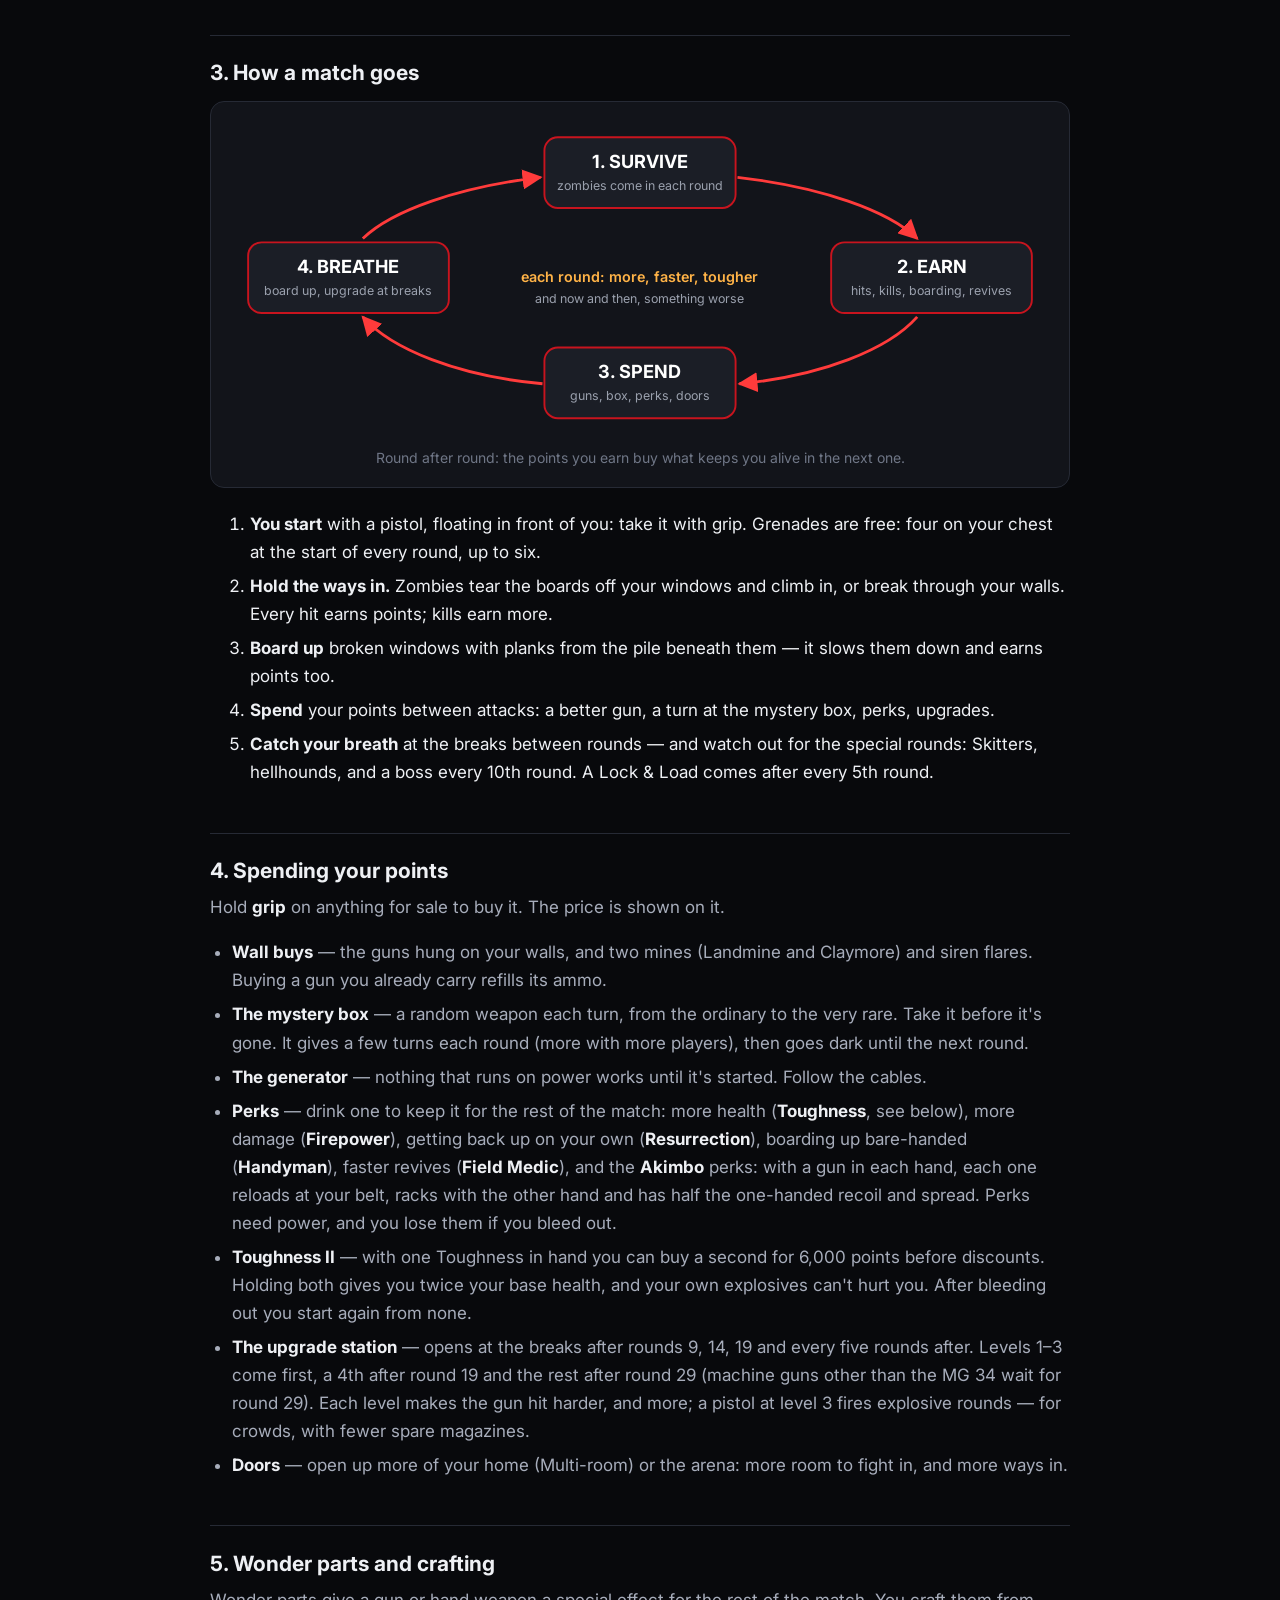
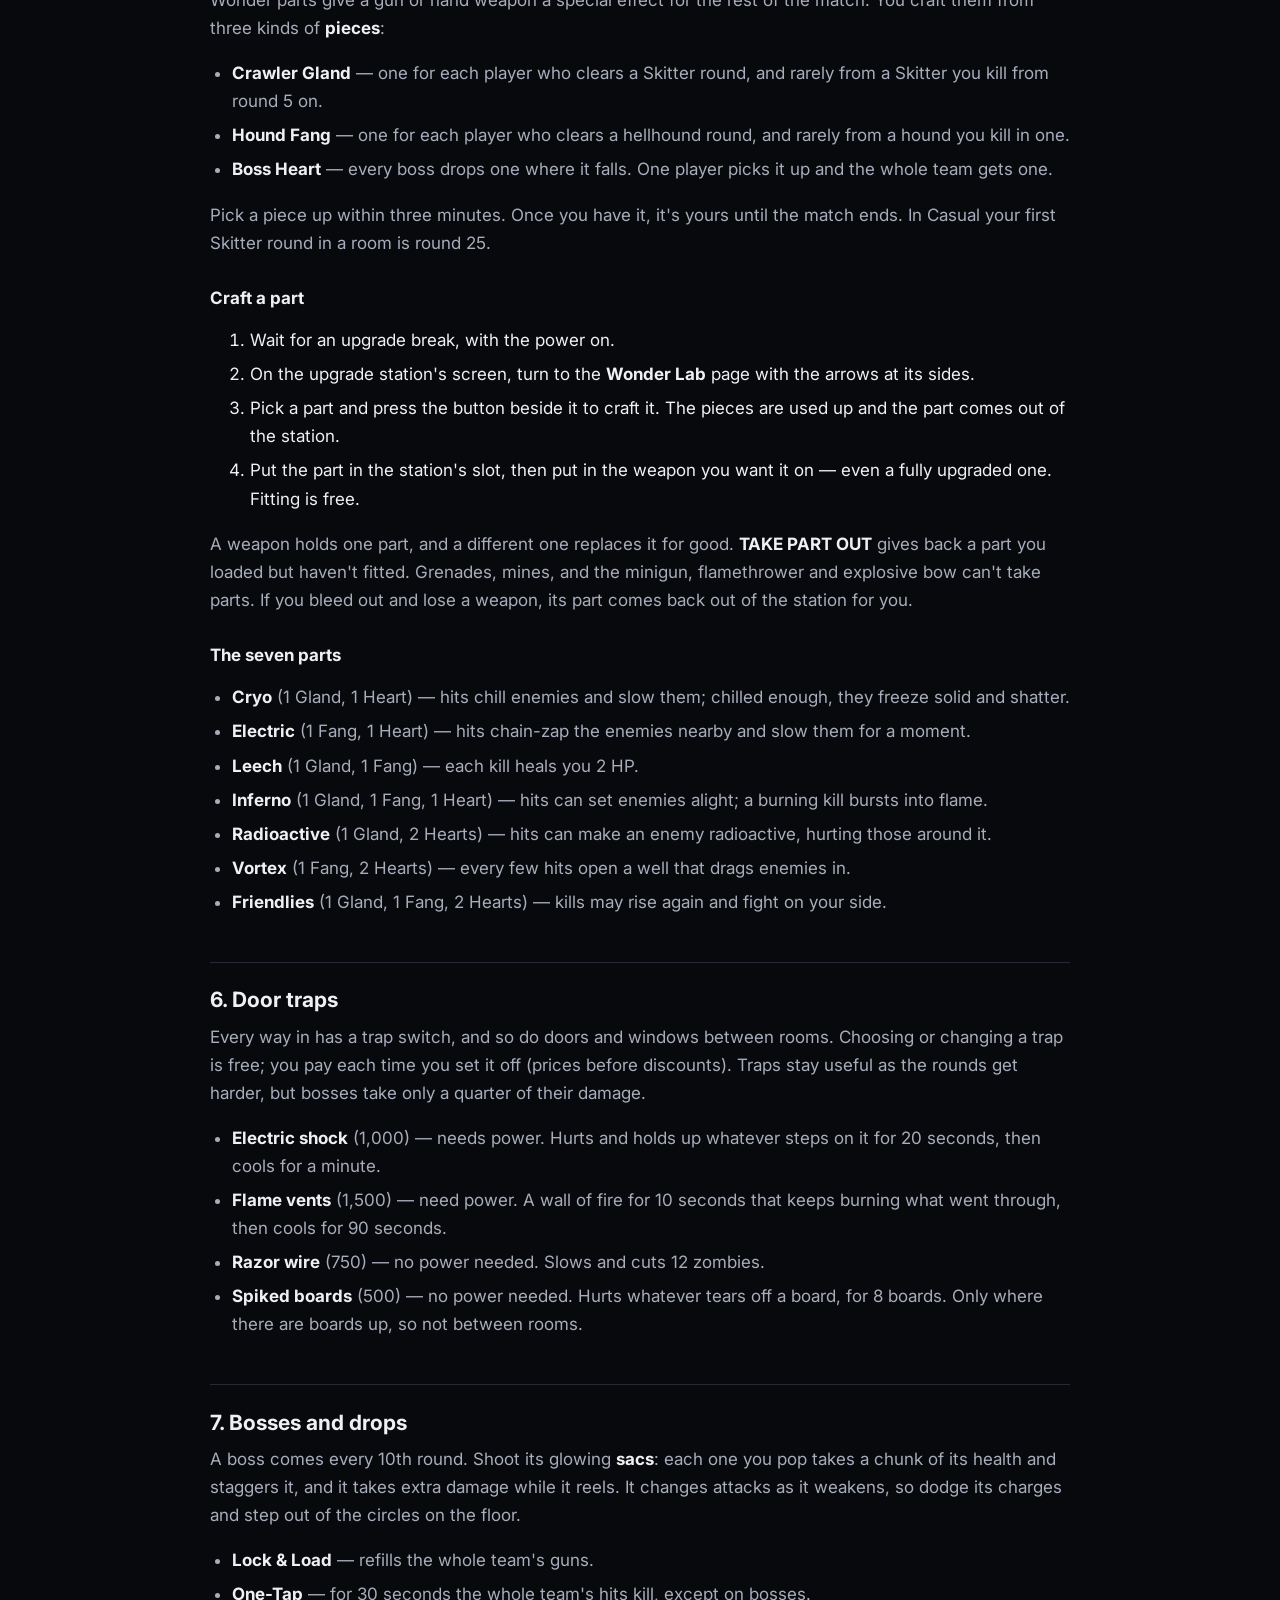
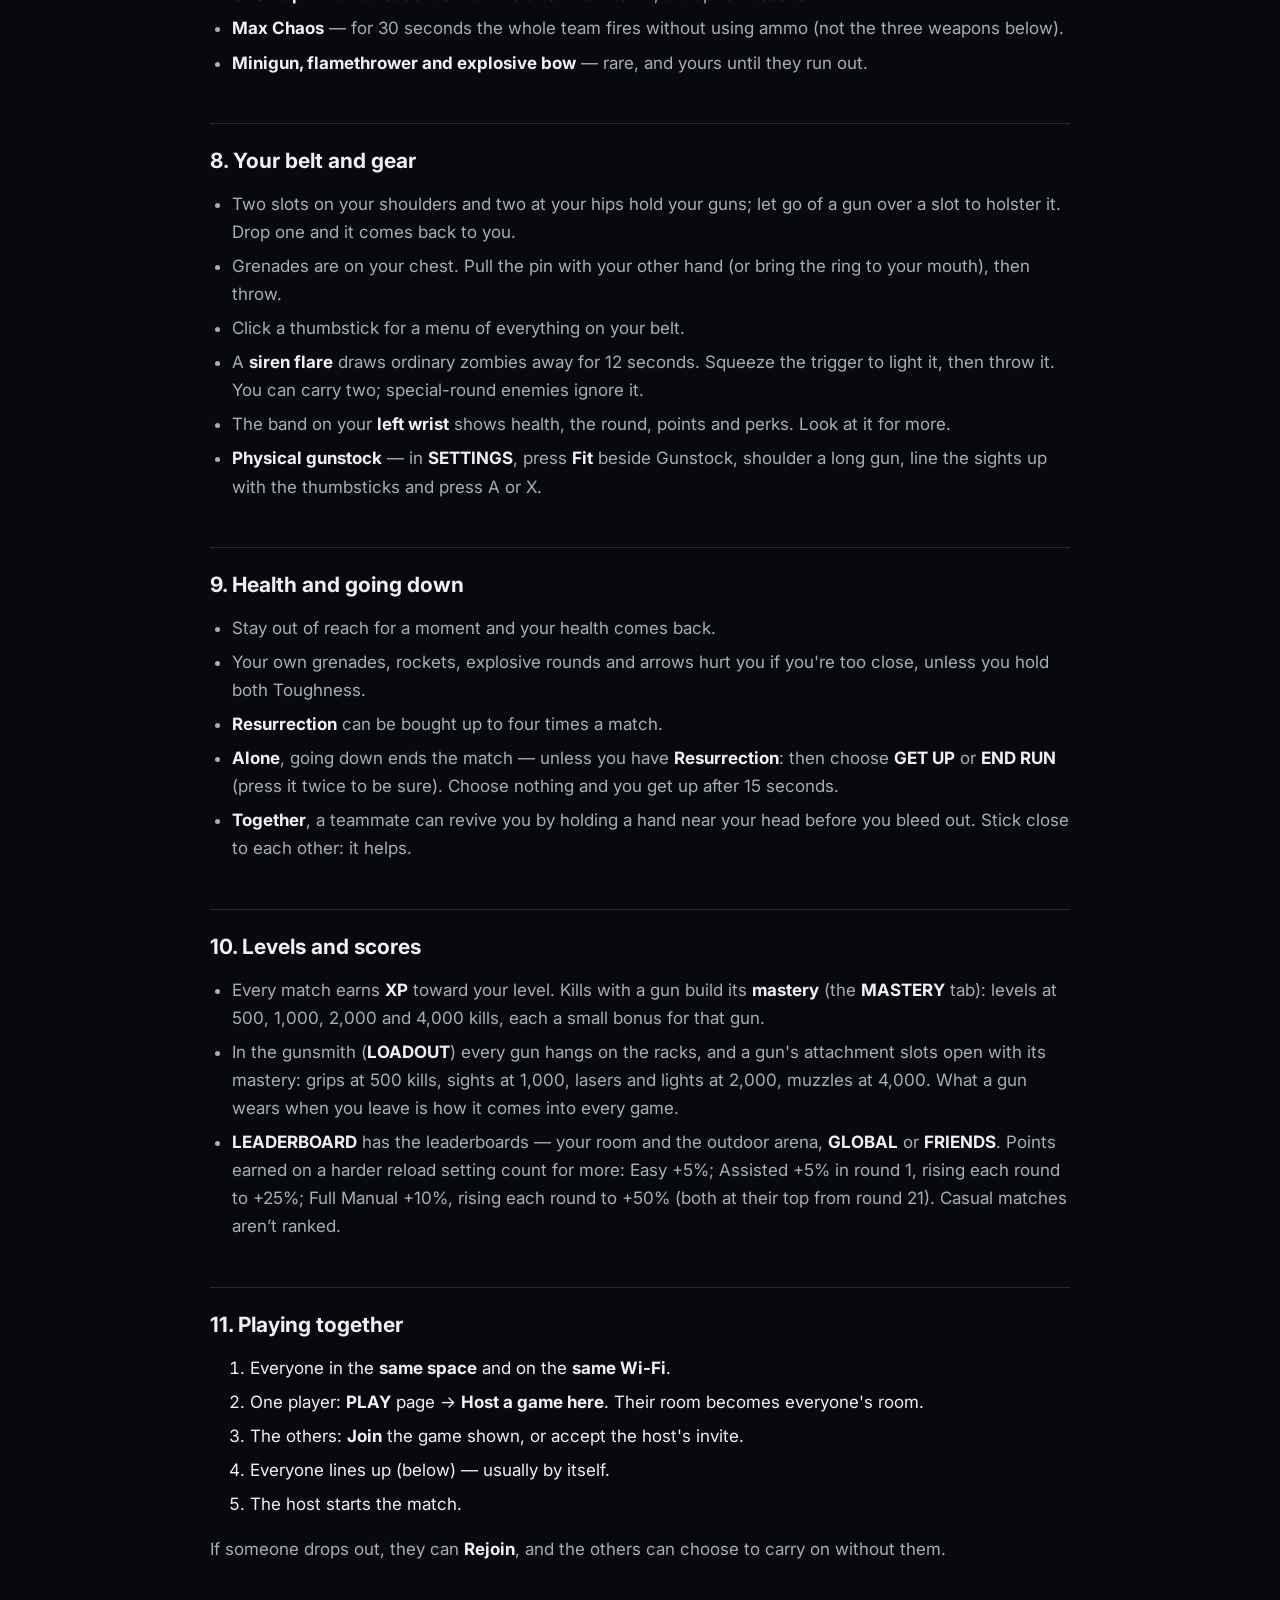
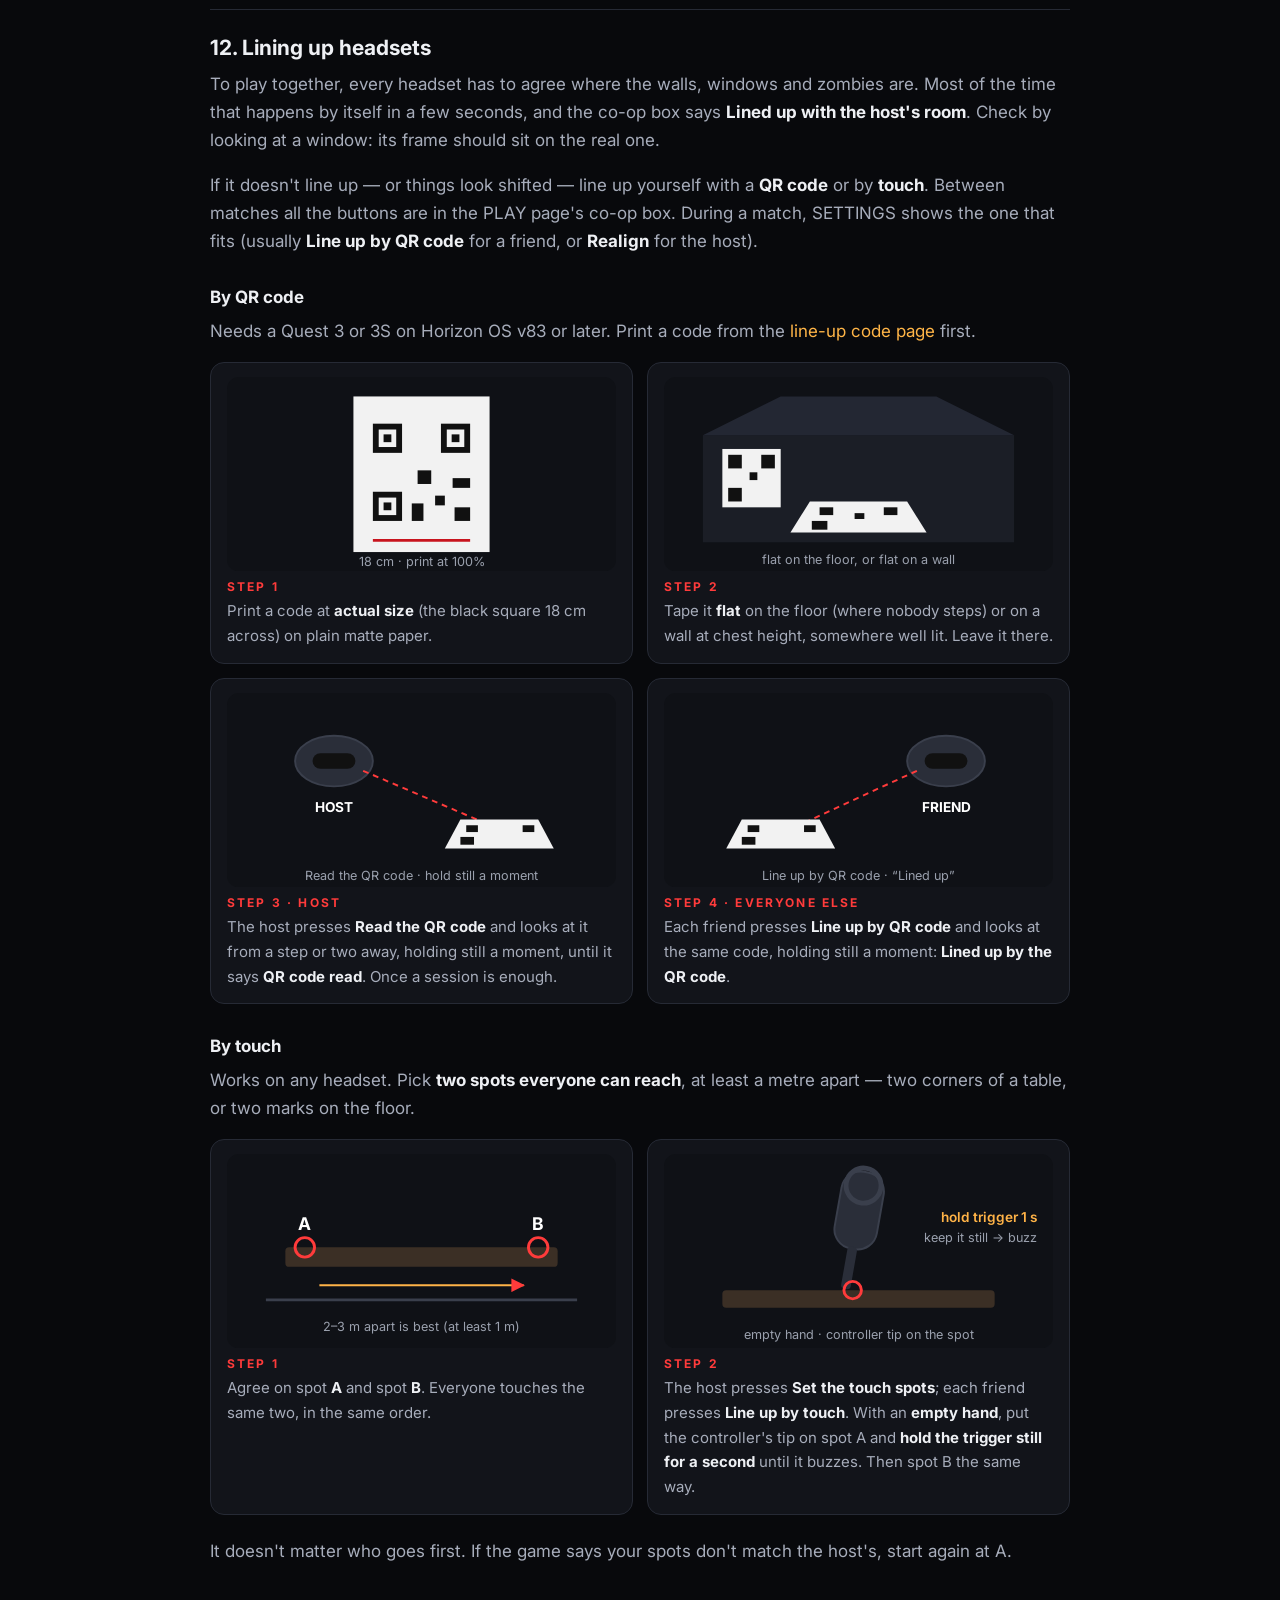
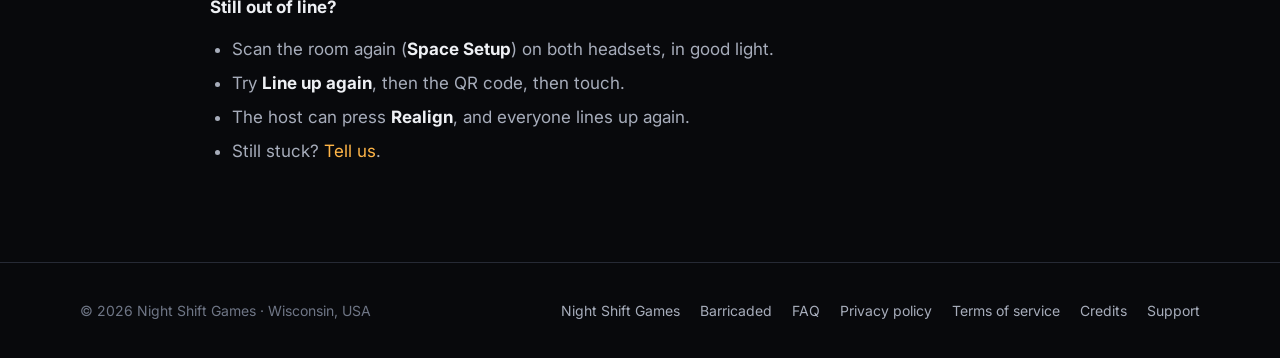
<file: barricaded/guide/index.html>
<!doctype html>
<html lang="en">
<head>
<meta charset="utf-8">
<meta name="viewport" content="width=device-width, initial-scale=1">
<title>Barricaded player guide &mdash; Night Shift Games</title>
<meta name="description" content="How to play Barricaded Mixed Reality: getting started, the round-by-round loop, what to buy, and lining up headsets for co-op.">
<link rel="icon" href="../../assets/favicon-32.png" sizes="32x32">
<link rel="apple-touch-icon" href="../../assets/icon-180.png">
<link rel="preconnect" href="https://fonts.googleapis.com">
<link rel="preconnect" href="https://fonts.gstatic.com" crossorigin>
<link href="https://fonts.googleapis.com/css2?family=Inter:wght@400;500;600;700&family=Oswald:wght@500;600&display=swap" rel="stylesheet">
<link rel="stylesheet" href="../../assets/site.css">
<style>
  .doc { max-width: 900px; }
  .doc h3 { font: 700 17px/1.3 "Inter", sans-serif; color: var(--text); margin: 1.8em 0 0.5em; text-transform: none; letter-spacing: 0; }
  .toc { background: var(--panel); border: 1px solid var(--line); border-radius: var(--radius); padding: 18px 24px; margin: 0 0 10px; }
  .toc ol { margin: 0; padding-left: 20px; color: var(--dim); columns: 2; column-gap: 40px; }
  .toc li { margin: 4px 0; break-inside: avoid; }
  table.t { width: 100%; border-collapse: collapse; margin: 12px 0 18px; font-size: 15px; }
  table.t th, table.t td { text-align: left; padding: 9px 12px; border-bottom: 1px solid var(--line); vertical-align: top; }
  table.t th { color: var(--text); font-weight: 600; background: var(--panel); }
  table.t td { color: var(--dim); }
  table.t td.n { white-space: nowrap; color: var(--text); }
  .fig { background: var(--panel); border: 1px solid var(--line); border-radius: var(--radius); padding: 18px; margin: 16px 0 22px; }
  .fig svg { display: block; width: 100%; height: auto; }
  .fig .cap { color: var(--faint); font-size: 14px; margin: 10px 0 0; text-align: center; }
  .steps-grid { display: grid; grid-template-columns: repeat(2, 1fr); gap: 14px; margin: 14px 0 22px; }
  .step { background: var(--panel); border: 1px solid var(--line); border-radius: var(--radius); padding: 14px 16px; }
  .step svg { display: block; width: 100%; height: auto; margin-bottom: 10px; }
  .step .num { font: 700 12px/1 "Inter", sans-serif; letter-spacing: 0.18em; color: var(--blood-hi); text-transform: uppercase; margin-bottom: 6px; }
  .step p { color: var(--dim); margin: 0; font-size: 15px; }
  .note { border-left: 3px solid var(--blood); background: var(--panel); padding: 12px 16px; border-radius: 0 10px 10px 0; color: var(--dim); margin: 14px 0; }
  @media (max-width: 700px) { .toc ol { columns: 1; } .steps-grid { grid-template-columns: 1fr; } table.t { font-size: 14px; } }
</style>
</head>
<body>
<header class="top">
  <div class="wrap">
    <a class="brand" href="../../">Night Shift Games</a>
    <nav class="nav">
      <a href="../">Barricaded</a>
      <a href="./" class="on">Guide</a>
      <a href="../faq/">FAQ</a>
      <a href="../../support/">Support</a>
    </nav>
  </div>
</header>

<main class="doc">
  <div class="eyebrow">Barricaded Mixed Reality</div>
  <h1>Player guide</h1>
  <p class="meta">Getting started, what to do, and lining up for co-op &middot; <a href="../">Back to Barricaded</a></p>

  <div class="toc">
    <ol>
      <li><a href="#game">The game</a></li>
      <li><a href="#start">Before you play</a></li>
      <li><a href="#loop">How a match goes</a></li>
      <li><a href="#buy">Spending your points</a></li>
      <li><a href="#wonder">Wonder parts and crafting</a></li>
      <li><a href="#traps">Door traps</a></li>
      <li><a href="#bosses">Bosses and drops</a></li>
      <li><a href="#gear">Your belt and gear</a></li>
      <li><a href="#down">Health and going down</a></li>
      <li><a href="#progress">Levels and scores</a></li>
      <li><a href="#coop">Playing together</a></li>
      <li><a href="#lineup">Lining up headsets</a></li>
    </ol>
  </div>

  <h2 id="game">1. The game</h2>
  <p>Barricaded is a round-based zombie survival game for <strong>Meta Quest 3 and 3S</strong> that plays in <strong>your real room</strong>. Your doors and windows become the barricaded ways in, a ruined world opens up beyond your walls, and the dead keep coming &mdash; more of them, and worse, every round. Hold them off with guns you load and rack with your own hands, and spend what you earn on whatever keeps you alive.</p>
  <ul>
    <li><strong>Your Room</strong> &mdash; the room you stand in. With <strong>Multi-room</strong> on, the rooms joined to it by a door too, bought open as you go.</li>
    <li><strong>Outdoor Arena</strong> &mdash; a fenced arena set out on open ground. No room scan needed, but it does need the game's <strong>Spatial Data</strong> permission: that's how the game sees the ground and what's in the way.</li>
    <li><strong>Co-op</strong> &mdash; up to four players in the same space and on the same Wi-Fi.</li>
  </ul>
  <p>Clear your play space of anything you could trip over or hit. See the safety section of our <a href="../terms/">Terms of Service</a>.</p>

  <h2 id="start">2. Before you play</h2>
  <ul>
    <li><strong>Room scan and permission.</strong> Playing in your room needs your headset's <strong>Space Setup</strong> scan and the game's <strong>Spatial Data</strong> permission; the Outdoor Arena needs the permission. Until you have what the mode needs, the menu still shows the arena around you, and the start button on the <strong>PLAY</strong> page says what's missing (<strong>Scan My Room</strong>, <strong>Allow Room Access</strong> or <strong>Allow Spatial Data</strong>) and takes you there.</li>
    <li><strong>The menu</strong> opens with the menu button on the left controller.</li>
    <li><strong>Tutorial.</strong> It runs the first time you play, starting with fitting your belt; any step can be skipped. Play it again any time from <strong>TUTORIAL</strong> on the PLAY page. Between matches there's a firing range outside your window to practise on.</li>
    <li><strong>Difficulty.</strong> <strong>Casual</strong> is gentler and isn't ranked; <strong>Hardcore</strong> counts for the leaderboards. In co-op the host's choice is everyone's.</li>
    <li><strong>During a match</strong> the menu opens on <strong>MATCH</strong>: your health, the round, your points and kills, and the guns you carry. <strong>Restart</strong> and <strong>Stop Game</strong> are there too (press them twice to be sure), and <strong>PAUSE</strong> when you play alone.</li>
    <li><strong>Reloading difficulty</strong> (on the <strong>PLAY</strong> page between matches; it stays the same for the whole match): from <strong>Auto Reload</strong>, where guns reload themselves, through <strong>Easy</strong> and <strong>Assisted</strong>, to <strong>Full Manual</strong>, where every magazine is yours to handle. Harder settings give you more in return: Assisted has more health and 5% off prices, Full Manual more health still, more spare ammo and 10% off.</li>
    <li><strong>Language.</strong> English, Japanese, German, French or Spanish, chosen in <strong>SETTINGS</strong>.</li>
  </ul>

  <h2 id="loop">3. How a match goes</h2>
  <div class="fig">
    <svg viewBox="0 0 860 330" role="img" aria-label="The core loop: survive the round, earn points, spend them, break, next round">
      <defs><marker id="ar" viewBox="0 0 10 10" refX="9" refY="5" markerWidth="7" markerHeight="7" orient="auto"><path d="M0,0 L10,5 L0,10 z" fill="#ff3b3b"/></marker></defs>
      <g font-family="Inter, sans-serif" text-anchor="middle">
        <rect x="330" y="18" width="200" height="74" rx="14" fill="#1b1e26" stroke="#c8141e" stroke-width="2"/>
        <text x="430" y="50" fill="#fff" font-size="19" font-weight="700">1. SURVIVE</text>
        <text x="430" y="73" fill="#9aa0ad" font-size="13">zombies come in each round</text>
        <rect x="630" y="128" width="210" height="74" rx="14" fill="#1b1e26" stroke="#c8141e" stroke-width="2"/>
        <text x="735" y="160" fill="#fff" font-size="19" font-weight="700">2. EARN</text>
        <text x="735" y="183" fill="#9aa0ad" font-size="13">hits, kills, boarding, revives</text>
        <rect x="330" y="238" width="200" height="74" rx="14" fill="#1b1e26" stroke="#c8141e" stroke-width="2"/>
        <text x="430" y="270" fill="#fff" font-size="19" font-weight="700">3. SPEND</text>
        <text x="430" y="293" fill="#9aa0ad" font-size="13">guns, box, perks, doors</text>
        <rect x="20" y="128" width="210" height="74" rx="14" fill="#1b1e26" stroke="#c8141e" stroke-width="2"/>
        <text x="125" y="160" fill="#fff" font-size="19" font-weight="700">4. BREATHE</text>
        <text x="125" y="183" fill="#9aa0ad" font-size="13">board up, upgrade at breaks</text>
        <path d="M532,60 C620,70 690,95 720,124" fill="none" stroke="#ff3b3b" stroke-width="3" marker-end="url(#ar)"/>
        <path d="M720,206 C690,240 620,268 534,276" fill="none" stroke="#ff3b3b" stroke-width="3" marker-end="url(#ar)"/>
        <path d="M328,276 C240,268 170,240 140,206" fill="none" stroke="#ff3b3b" stroke-width="3" marker-end="url(#ar)"/>
        <path d="M140,124 C170,95 240,70 326,60" fill="none" stroke="#ff3b3b" stroke-width="3" marker-end="url(#ar)"/>
        <text x="430" y="170" fill="#ffb347" font-size="15" font-weight="600">each round: more, faster, tougher</text>
        <text x="430" y="192" fill="#9aa0ad" font-size="13">and now and then, something worse</text>
      </g>
    </svg>
    <p class="cap">Round after round: the points you earn buy what keeps you alive in the next one.</p>
  </div>
  <ol>
    <li><strong>You start</strong> with a pistol, floating in front of you: take it with grip. Grenades are free: four on your chest at the start of every round, up to six.</li>
    <li><strong>Hold the ways in.</strong> Zombies tear the boards off your windows and climb in, or break through your walls. Every hit earns points; kills earn more.</li>
    <li><strong>Board up</strong> broken windows with planks from the pile beneath them &mdash; it slows them down and earns points too.</li>
    <li><strong>Spend</strong> your points between attacks: a better gun, a turn at the mystery box, perks, upgrades.</li>
    <li><strong>Catch your breath</strong> at the breaks between rounds &mdash; and watch out for the special rounds: Skitters, hellhounds, and a boss every 10th round. A Lock &amp; Load comes after every 5th round.</li>
  </ol>

  <h2 id="buy">4. Spending your points</h2>
  <p>Hold <strong>grip</strong> on anything for sale to buy it. The price is shown on it.</p>
  <ul>
    <li><strong>Wall buys</strong> &mdash; the guns hung on your walls, and two mines (Landmine and Claymore) and siren flares. Buying a gun you already carry refills its ammo.</li>
    <li><strong>The mystery box</strong> &mdash; a random weapon each turn, from the ordinary to the very rare. Take it before it's gone. It gives a few turns each round (more with more players), then goes dark until the next round.</li>
    <li><strong>The generator</strong> &mdash; nothing that runs on power works until it's started. Follow the cables.</li>
    <li><strong>Perks</strong> &mdash; drink one to keep it for the rest of the match: more health (<strong>Toughness</strong>, see below), more damage (<strong>Firepower</strong>), getting back up on your own (<strong>Resurrection</strong>), boarding up bare-handed (<strong>Handyman</strong>), faster revives (<strong>Field Medic</strong>), and the <strong>Akimbo</strong> perks: with a gun in each hand, each one reloads at your belt, racks with the other hand and has half the one-handed recoil and spread. Perks need power, and you lose them if you bleed out.</li>
    <li><strong>Toughness II</strong> &mdash; with one Toughness in hand you can buy a second for 6,000 points before discounts. Holding both gives you twice your base health, and your own explosives can't hurt you. After bleeding out you start again from none.</li>
    <li><strong>The upgrade station</strong> &mdash; opens at the breaks after rounds 9, 14, 19 and every five rounds after. Levels 1&ndash;3 come first, a 4th after round 19 and the rest after round 29 (machine guns other than the MG&nbsp;34 wait for round 29). Each level makes the gun hit harder, and more; a pistol at level 3 fires explosive rounds &mdash; for crowds, with fewer spare magazines.</li>
    <li><strong>Doors</strong> &mdash; open up more of your home (Multi-room) or the arena: more room to fight in, and more ways in.</li>
  </ul>

  <h2 id="wonder">5. Wonder parts and crafting</h2>
  <p>Wonder parts give a gun or hand weapon a special effect for the rest of the match. You craft them from three kinds of <strong>pieces</strong>:</p>
  <ul>
    <li><strong>Crawler Gland</strong> &mdash; one for each player who clears a Skitter round, and rarely from a Skitter you kill from round 5 on.</li>
    <li><strong>Hound Fang</strong> &mdash; one for each player who clears a hellhound round, and rarely from a hound you kill in one.</li>
    <li><strong>Boss Heart</strong> &mdash; every boss drops one where it falls. One player picks it up and the whole team gets one.</li>
  </ul>
  <p>Pick a piece up within three minutes. Once you have it, it's yours until the match ends. In Casual your first Skitter round in a room is round 25.</p>

  <h3>Craft a part</h3>
  <ol>
    <li>Wait for an upgrade break, with the power on.</li>
    <li>On the upgrade station's screen, turn to the <strong>Wonder Lab</strong> page with the arrows at its sides.</li>
    <li>Pick a part and press the button beside it to craft it. The pieces are used up and the part comes out of the station.</li>
    <li>Put the part in the station's slot, then put in the weapon you want it on &mdash; even a fully upgraded one. Fitting is free.</li>
  </ol>
  <p>A weapon holds one part, and a different one replaces it for good. <strong>TAKE PART OUT</strong> gives back a part you loaded but haven't fitted. Grenades, mines, and the minigun, flamethrower and explosive bow can't take parts. If you bleed out and lose a weapon, its part comes back out of the station for you.</p>

  <h3>The seven parts</h3>
  <ul>
    <li><strong>Cryo</strong> (1 Gland, 1 Heart) &mdash; hits chill enemies and slow them; chilled enough, they freeze solid and shatter.</li>
    <li><strong>Electric</strong> (1 Fang, 1 Heart) &mdash; hits chain-zap the enemies nearby and slow them for a moment.</li>
    <li><strong>Leech</strong> (1 Gland, 1 Fang) &mdash; each kill heals you 2 HP.</li>
    <li><strong>Inferno</strong> (1 Gland, 1 Fang, 1 Heart) &mdash; hits can set enemies alight; a burning kill bursts into flame.</li>
    <li><strong>Radioactive</strong> (1 Gland, 2 Hearts) &mdash; hits can make an enemy radioactive, hurting those around it.</li>
    <li><strong>Vortex</strong> (1 Fang, 2 Hearts) &mdash; every few hits open a well that drags enemies in.</li>
    <li><strong>Friendlies</strong> (1 Gland, 1 Fang, 2 Hearts) &mdash; kills may rise again and fight on your side.</li>
  </ul>

  <h2 id="traps">6. Door traps</h2>
  <p>Every way in has a trap switch, and so do doors and windows between rooms. Choosing or changing a trap is free; you pay each time you set it off (prices before discounts). Traps stay useful as the rounds get harder, but bosses take only a quarter of their damage.</p>
  <ul>
    <li><strong>Electric shock</strong> (1,000) &mdash; needs power. Hurts and holds up whatever steps on it for 20 seconds, then cools for a minute.</li>
    <li><strong>Flame vents</strong> (1,500) &mdash; need power. A wall of fire for 10 seconds that keeps burning what went through, then cools for 90 seconds.</li>
    <li><strong>Razor wire</strong> (750) &mdash; no power needed. Slows and cuts 12 zombies.</li>
    <li><strong>Spiked boards</strong> (500) &mdash; no power needed. Hurts whatever tears off a board, for 8 boards. Only where there are boards up, so not between rooms.</li>
  </ul>

  <h2 id="bosses">7. Bosses and drops</h2>
  <p>A boss comes every 10th round. Shoot its glowing <strong>sacs</strong>: each one you pop takes a chunk of its health and staggers it, and it takes extra damage while it reels. It changes attacks as it weakens, so dodge its charges and step out of the circles on the floor.</p>
  <ul>
    <li><strong>Lock &amp; Load</strong> &mdash; refills the whole team's guns.</li>
    <li><strong>One-Tap</strong> &mdash; for 30 seconds the whole team's hits kill, except on bosses.</li>
    <li><strong>Max Chaos</strong> &mdash; for 30 seconds the whole team fires without using ammo (not the three weapons below).</li>
    <li><strong>Minigun, flamethrower and explosive bow</strong> &mdash; rare, and yours until they run out.</li>
  </ul>

  <h2 id="gear">8. Your belt and gear</h2>
  <ul>
    <li>Two slots on your shoulders and two at your hips hold your guns; let go of a gun over a slot to holster it. Drop one and it comes back to you.</li>
    <li>Grenades are on your chest. Pull the pin with your other hand (or bring the ring to your mouth), then throw.</li>
    <li>Click a thumbstick for a menu of everything on your belt.</li>
    <li>A <strong>siren flare</strong> draws ordinary zombies away for 12 seconds. Squeeze the trigger to light it, then throw it. You can carry two; special-round enemies ignore it.</li>
    <li>The band on your <strong>left wrist</strong> shows health, the round, points and perks. Look at it for more.</li>
    <li><strong>Physical gunstock</strong> &mdash; in <strong>SETTINGS</strong>, press <strong>Fit</strong> beside Gunstock, shoulder a long gun, line the sights up with the thumbsticks and press A or X.</li>
  </ul>

  <h2 id="down">9. Health and going down</h2>
  <ul>
    <li>Stay out of reach for a moment and your health comes back.</li>
    <li>Your own grenades, rockets, explosive rounds and arrows hurt you if you're too close, unless you hold both Toughness.</li>
    <li><strong>Resurrection</strong> can be bought up to four times a match.</li>
    <li><strong>Alone</strong>, going down ends the match &mdash; unless you have <strong>Resurrection</strong>: then choose <strong>GET UP</strong> or <strong>END RUN</strong> (press it twice to be sure). Choose nothing and you get up after 15 seconds.</li>
    <li><strong>Together</strong>, a teammate can revive you by holding a hand near your head before you bleed out. Stick close to each other: it helps.</li>
  </ul>

  <h2 id="progress">10. Levels and scores</h2>
  <ul>
    <li>Every match earns <strong>XP</strong> toward your level. Kills with a gun build its <strong>mastery</strong> (the <strong>MASTERY</strong> tab): levels at 500, 1,000, 2,000 and 4,000 kills, each a small bonus for that gun.</li>
    <li>In the gunsmith (<strong>LOADOUT</strong>) every gun hangs on the racks, and a gun's attachment slots open with its mastery: grips at 500 kills, sights at 1,000, lasers and lights at 2,000, muzzles at 4,000. What a gun wears when you leave is how it comes into every game.</li>
    <li><strong>LEADERBOARD</strong> has the leaderboards &mdash; your room and the outdoor arena, <strong>GLOBAL</strong> or <strong>FRIENDS</strong>. Points earned on a harder reload setting count for more: Easy +5%; Assisted +5% in round 1, rising each round to +25%; Full Manual +10%, rising each round to +50% (both at their top from round 21). Casual matches aren&rsquo;t ranked.</li>
  </ul>

  <h2 id="coop">11. Playing together</h2>
  <ol>
    <li>Everyone in the <strong>same space</strong> and on the <strong>same Wi-Fi</strong>.</li>
    <li>One player: <strong>PLAY</strong> page &rarr; <strong>Host a game here</strong>. Their room becomes everyone's room.</li>
    <li>The others: <strong>Join</strong> the game shown, or accept the host's invite.</li>
    <li>Everyone lines up (below) &mdash; usually by itself.</li>
    <li>The host starts the match.</li>
  </ol>
  <p>If someone drops out, they can <strong>Rejoin</strong>, and the others can choose to carry on without them.</p>

  <h2 id="lineup">12. Lining up headsets</h2>
  <p>To play together, every headset has to agree where the walls, windows and zombies are. Most of the time that happens by itself in a few seconds, and the co-op box says <strong>Lined up with the host's room</strong>. Check by looking at a window: its frame should sit on the real one.</p>
  <p>If it doesn't line up &mdash; or things look shifted &mdash; line up yourself with a <strong>QR code</strong> or by <strong>touch</strong>. Between matches all the buttons are in the PLAY page's co-op box. During a match, SETTINGS shows the one that fits (usually <strong>Line up by QR code</strong> for a friend, or <strong>Realign</strong> for the host).</p>

  <h3>By QR code</h3>
  <p>Needs a Quest 3 or 3S on Horizon OS v83 or later. Print a code from the <a href="../lineup/">line-up code page</a> first.</p>
  <div class="steps-grid">
    <div class="step">
      <svg viewBox="0 0 400 200" aria-hidden="true"><rect width="400" height="200" rx="12" fill="#0f1116"/><rect x="130" y="20" width="140" height="160" fill="#f2f2f2"/><g fill="#111"><rect x="150" y="48" width="30" height="30"/><rect x="220" y="48" width="30" height="30"/><rect x="150" y="118" width="30" height="30"/><rect x="196" y="96" width="14" height="14"/><rect x="214" y="122" width="10" height="10"/><rect x="232" y="104" width="18" height="10"/><rect x="190" y="130" width="12" height="18"/><rect x="234" y="134" width="16" height="14"/></g><g fill="#f2f2f2"><rect x="156" y="54" width="18" height="18"/><rect x="226" y="54" width="18" height="18"/><rect x="156" y="124" width="18" height="18"/></g><g fill="#111"><rect x="161" y="59" width="8" height="8"/><rect x="231" y="59" width="8" height="8"/><rect x="161" y="129" width="8" height="8"/></g><line x1="150" y1="168" x2="250" y2="168" stroke="#c8141e" stroke-width="3"/><text x="200" y="194" fill="#9aa0ad" font-family="Inter,sans-serif" font-size="13" text-anchor="middle">18 cm &middot; print at 100%</text></svg>
      <div class="num">Step 1</div>
      <p>Print a code at <strong>actual size</strong> (the black square 18 cm across) on plain matte paper.</p>
    </div>
    <div class="step">
      <svg viewBox="0 0 400 200" aria-hidden="true"><rect width="400" height="200" rx="12" fill="#0f1116"/><path d="M40,60 L360,60 L360,170 L40,170 Z" fill="#1b1e26"/><path d="M40,60 L120,20 L280,20 L360,60" fill="#232733"/><path d="M150,128 L250,128 L270,160 L130,160 Z" fill="#f2f2f2"/><g fill="#111"><rect x="160" y="134" width="14" height="8"/><rect x="226" y="134" width="14" height="8"/><rect x="152" y="148" width="16" height="9"/><rect x="196" y="140" width="10" height="6"/></g><rect x="60" y="74" width="60" height="60" fill="#f2f2f2"/><g fill="#111"><rect x="66" y="80" width="14" height="14"/><rect x="100" y="80" width="14" height="14"/><rect x="66" y="114" width="14" height="14"/><rect x="88" y="98" width="8" height="8"/></g><text x="200" y="192" fill="#9aa0ad" font-family="Inter,sans-serif" font-size="13" text-anchor="middle">flat on the floor, or flat on a wall</text></svg>
      <div class="num">Step 2</div>
      <p>Tape it <strong>flat</strong> on the floor (where nobody steps) or on a wall at chest height, somewhere well lit. Leave it there.</p>
    </div>
    <div class="step">
      <svg viewBox="0 0 400 200" aria-hidden="true"><rect width="400" height="200" rx="12" fill="#0f1116"/><ellipse cx="110" cy="70" rx="40" ry="26" fill="#2a2e39" stroke="#3a3f4c" stroke-width="2"/><rect x="88" y="62" width="44" height="16" rx="8" fill="#111"/><path d="M140,80 L280,140" stroke="#ff3b3b" stroke-width="2" stroke-dasharray="6 5"/><path d="M240,130 L320,130 L336,160 L224,160 Z" fill="#f2f2f2"/><g fill="#111"><rect x="246" y="136" width="12" height="7"/><rect x="304" y="136" width="12" height="7"/><rect x="240" y="148" width="14" height="8"/></g><text x="110" y="122" fill="#fff" font-family="Inter,sans-serif" font-size="14" font-weight="700" text-anchor="middle">HOST</text><text x="200" y="192" fill="#9aa0ad" font-family="Inter,sans-serif" font-size="13" text-anchor="middle">Read the QR code &middot; hold still a moment</text></svg>
      <div class="num">Step 3 &middot; host</div>
      <p>The host presses <strong>Read the QR code</strong> and looks at it from a step or two away, holding still a moment, until it says <strong>QR code read</strong>. Once a session is enough.</p>
    </div>
    <div class="step">
      <svg viewBox="0 0 400 200" aria-hidden="true"><rect width="400" height="200" rx="12" fill="#0f1116"/><ellipse cx="290" cy="70" rx="40" ry="26" fill="#2a2e39" stroke="#3a3f4c" stroke-width="2"/><rect x="268" y="62" width="44" height="16" rx="8" fill="#111"/><path d="M260,80 L130,140" stroke="#ff3b3b" stroke-width="2" stroke-dasharray="6 5"/><path d="M80,130 L160,130 L176,160 L64,160 Z" fill="#f2f2f2"/><g fill="#111"><rect x="86" y="136" width="12" height="7"/><rect x="144" y="136" width="12" height="7"/><rect x="80" y="148" width="14" height="8"/></g><text x="290" y="122" fill="#fff" font-family="Inter,sans-serif" font-size="14" font-weight="700" text-anchor="middle">FRIEND</text><text x="200" y="192" fill="#9aa0ad" font-family="Inter,sans-serif" font-size="13" text-anchor="middle">Line up by QR code &middot; &ldquo;Lined up&rdquo;</text></svg>
      <div class="num">Step 4 &middot; everyone else</div>
      <p>Each friend presses <strong>Line up by QR code</strong> and looks at the same code, holding still a moment: <strong>Lined up by the QR code</strong>.</p>
    </div>
  </div>

  <h3>By touch</h3>
  <p>Works on any headset. Pick <strong>two spots everyone can reach</strong>, at least a metre apart &mdash; two corners of a table, or two marks on the floor.</p>
  <div class="steps-grid">
    <div class="step">
      <svg viewBox="0 0 400 200" aria-hidden="true"><rect width="400" height="200" rx="12" fill="#0f1116"/><path d="M40,150 L360,150" stroke="#3a3f4c" stroke-width="3"/><rect x="60" y="96" width="280" height="20" rx="4" fill="#3b2f25"/><circle cx="80" cy="96" r="10" fill="none" stroke="#ff3b3b" stroke-width="3"/><circle cx="320" cy="96" r="10" fill="none" stroke="#ff3b3b" stroke-width="3"/><text x="80" y="78" fill="#fff" font-family="Inter,sans-serif" font-size="18" font-weight="700" text-anchor="middle">A</text><text x="320" y="78" fill="#fff" font-family="Inter,sans-serif" font-size="18" font-weight="700" text-anchor="middle">B</text><path d="M95,135 L305,135" stroke="#ffb347" stroke-width="2" marker-end="url(#ar)"/><text x="200" y="182" fill="#9aa0ad" font-family="Inter,sans-serif" font-size="13" text-anchor="middle">2&ndash;3 m apart is best (at least 1 m)</text></svg>
      <div class="num">Step 1</div>
      <p>Agree on spot <strong>A</strong> and spot <strong>B</strong>. Everyone touches the same two, in the same order.</p>
    </div>
    <div class="step">
      <svg viewBox="0 0 400 200" aria-hidden="true"><rect width="400" height="200" rx="12" fill="#0f1116"/><rect x="60" y="140" width="280" height="18" rx="4" fill="#3b2f25"/><g transform="translate(200,62) rotate(10)"><rect x="-22" y="-44" width="44" height="80" rx="20" fill="#2a2e39" stroke="#3a3f4c" stroke-width="2"/><circle cx="0" cy="-30" r="18" fill="none" stroke="#3a3f4c" stroke-width="5"/><rect x="-5" y="34" width="10" height="44" rx="4" fill="#2a2e39"/></g><circle cx="194" cy="140" r="9" fill="none" stroke="#ff3b3b" stroke-width="3"/><text x="384" y="70" fill="#ffb347" font-family="Inter,sans-serif" font-size="14" font-weight="600" text-anchor="end">hold trigger 1 s</text><text x="384" y="90" fill="#9aa0ad" font-family="Inter,sans-serif" font-size="13" text-anchor="end">keep it still &rarr; buzz</text><text x="200" y="190" fill="#9aa0ad" font-family="Inter,sans-serif" font-size="13" text-anchor="middle">empty hand &middot; controller tip on the spot</text></svg>
      <div class="num">Step 2</div>
      <p>The host presses <strong>Set the touch spots</strong>; each friend presses <strong>Line up by touch</strong>. With an <strong>empty hand</strong>, put the controller's tip on spot A and <strong>hold the trigger still for a second</strong> until it buzzes. Then spot B the same way.</p>
    </div>
  </div>
  <p>It doesn't matter who goes first. If the game says your spots don't match the host's, start again at A.</p>

  <h3>Still out of line?</h3>
  <ul>
    <li>Scan the room again (<strong>Space Setup</strong>) on both headsets, in good light.</li>
    <li>Try <strong>Line up again</strong>, then the QR code, then touch.</li>
    <li>The host can press <strong>Realign</strong>, and everyone lines up again.</li>
    <li>Still stuck? <a href="../../support/">Tell us</a>.</li>
  </ul>
</main>

<footer class="foot">
  <div class="wrap">
    <div>&copy; 2026 Night Shift Games &middot; Wisconsin, USA</div>
    <nav>
      <a href="../../">Night Shift Games</a>
      <a href="../">Barricaded</a>
      <a href="../faq/">FAQ</a>
      <a href="../privacy/">Privacy policy</a>
      <a href="../terms/">Terms of service</a>
      <a href="../credits/">Credits</a>
      <a href="../../support/">Support</a>
    </nav>
  </div>
</footer>
</body>
</html>
</file>
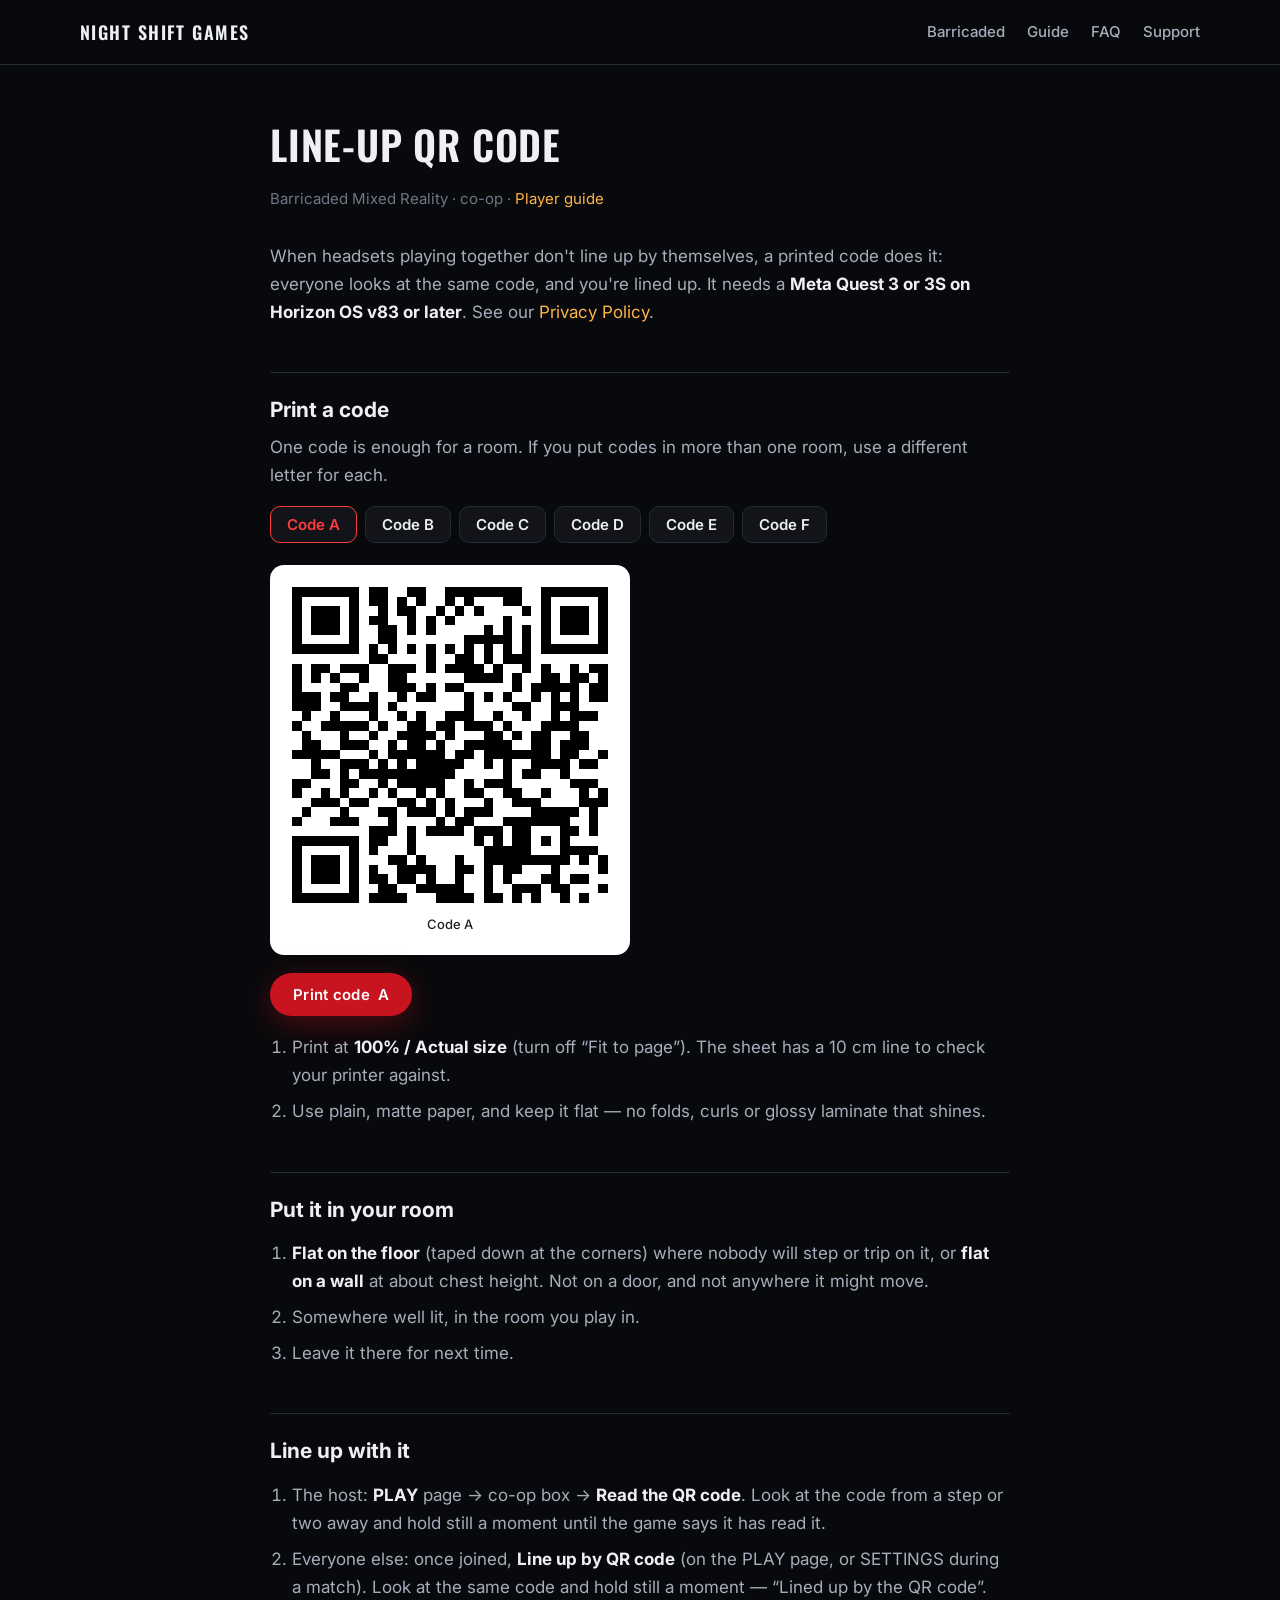
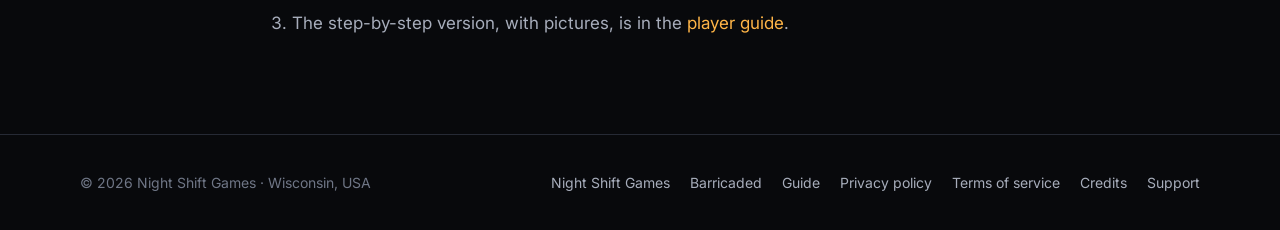
<file: barricaded/lineup/index.html>
<!doctype html>
<html lang="en">
<head>
<meta charset="utf-8">
<meta name="viewport" content="width=device-width, initial-scale=1">
<title>Barricaded line-up code &mdash; Night Shift Games</title>
<meta name="description" content="This QR code lines up headsets for co-op in Barricaded Mixed Reality.">
<link rel="icon" href="../../assets/favicon-32.png" sizes="32x32">
<link rel="apple-touch-icon" href="../../assets/icon-180.png">
<link rel="preconnect" href="https://fonts.googleapis.com">
<link rel="preconnect" href="https://fonts.gstatic.com" crossorigin>
<link href="https://fonts.googleapis.com/css2?family=Inter:wght@400;500;600;700&family=Oswald:wght@500;600&display=swap" rel="stylesheet">
<link rel="stylesheet" href="../../assets/site.css">
<style>
  .found { background: var(--panel); border: 1px solid var(--blood); border-radius: var(--radius); padding: 22px 24px; margin: 0 0 28px; display: none; }
  .found.on { display: block; }
  .found h2 { margin: 0 0 8px; border: 0; padding: 0; }
  .picker { display: flex; flex-wrap: wrap; gap: 8px; margin: 14px 0 22px; }
  .picker button { font: 600 15px/1 "Inter", sans-serif; color: var(--text); background: var(--panel); border: 1px solid var(--line); border-radius: 10px; padding: 10px 16px; cursor: pointer; }
  .picker button.on { border-color: var(--blood-hi); color: var(--blood-hi); }
  .preview { background: #fff; border-radius: var(--radius); padding: 22px; max-width: 360px; margin: 0 0 18px; }
  .preview img { display: block; width: 100%; height: auto; }
  .preview p { color: #222; font: 500 13px/1.4 "Inter", sans-serif; margin: 12px 0 0; text-align: center; }
  ol.steps { padding-left: 22px; color: var(--dim); }
  ol.steps li { margin: 8px 0; }
  /* The printed sheet: only the code, at its real size. */
  #sheet { display: none; }
  @media print {
    @page { size: auto; margin: 12mm; }
    body { background: #fff !important; }
    header.top, footer.foot, main > *:not(#sheet) { display: none !important; }
    #sheet { display: block; color: #000; font-family: Arial, sans-serif; text-align: center; }
    #sheet .code { width: 180mm; height: 180mm; margin: 6mm auto 0; display: block; }
    #sheet .code img { width: 180mm; height: 180mm; display: block; }
    #sheet .ruler { width: 100mm; height: 3mm; border: 0.4mm solid #000; border-top: 0; margin: 8mm auto 1mm; }
    #sheet .small { font-size: 10pt; margin: 2mm 0; }
    #sheet h1 { font-size: 16pt; margin: 0 0 2mm; text-transform: none; color: #000; }
  }
</style>
</head>
<body>
<header class="top">
  <div class="wrap">
    <a class="brand" href="../../">Night Shift Games</a>
    <nav class="nav">
      <a href="../">Barricaded</a>
      <a href="../guide/">Guide</a>
      <a href="../faq/">FAQ</a>
      <a href="../../support/">Support</a>
    </nav>
  </div>
</header>

<main class="doc">
  <div class="found" id="found">
    <h2>This is a Barricaded line-up code <span id="foundId"></span></h2>
    <p>It lines headsets up for co-op in <strong>Barricaded Mixed Reality</strong>, a zombie survival game for Meta Quest 3 and 3S that plays in your real room. Leave it where it is &mdash; the players in this room line up by looking at it.</p>
    <p><a class="btn btn-blood" href="../">About the game</a> <a class="btn btn-ghost" href="../guide/#lineup">How lining up works</a></p>
  </div>

  <h1>Line-up QR code</h1>
  <p class="meta">Barricaded Mixed Reality &middot; co-op &middot; <a href="../guide/">Player guide</a></p>

  <p>When headsets playing together don't line up by themselves, a printed code does it: everyone looks at the same code, and you're lined up. It needs a <strong>Meta Quest 3 or 3S on Horizon OS v83 or later</strong>. See our <a href="../privacy/">Privacy Policy</a>.</p>

  <h2>Print a code</h2>
  <p>One code is enough for a room. If you put codes in more than one room, use a different letter for each.</p>
  <div class="picker" id="picker"></div>
  <div class="preview"><img id="previewImg" src="lineup-A.svg" alt="Barricaded line-up QR code A"><p id="previewText">Code A</p></div>
  <p><a class="btn btn-blood" href="#" id="printBtn">Print code <span id="printId">A</span></a></p>
  <ol class="steps">
    <li>Print at <strong>100% / Actual size</strong> (turn off &ldquo;Fit to page&rdquo;). The sheet has a 10 cm line to check your printer against.</li>
    <li>Use plain, matte paper, and keep it flat &mdash; no folds, curls or glossy laminate that shines.</li>
  </ol>

  <h2>Put it in your room</h2>
  <ol class="steps">
    <li><strong>Flat on the floor</strong> (taped down at the corners) where nobody will step or trip on it, or <strong>flat on a wall</strong> at about chest height. Not on a door, and not anywhere it might move.</li>
    <li>Somewhere well lit, in the room you play in.</li>
    <li>Leave it there for next time.</li>
  </ol>

  <h2>Line up with it</h2>
  <ol class="steps">
    <li>The host: <strong>PLAY</strong> page &rarr; co-op box &rarr; <strong>Read the QR code</strong>. Look at the code from a step or two away and hold still a moment until the game says it has read it.</li>
    <li>Everyone else: once joined, <strong>Line up by QR code</strong> (on the PLAY page, or SETTINGS during a match). Look at the same code and hold still a moment &mdash; &ldquo;Lined up by the QR code&rdquo;.</li>
    <li>The step-by-step version, with pictures, is in the <a href="../guide/#lineup">player guide</a>.</li>
  </ol>

  <div id="sheet">
    <h1>Barricaded line-up code <span id="sheetId">A</span></h1>
    <div class="small">Lay flat on the floor or on a wall of your play room &middot; nightshift-games.com/barricaded/lineup</div>
    <div class="code"><img id="sheetImg" src="lineup-A.svg" alt=""></div>
    <div class="ruler"></div>
    <div class="small">This line should be 10 cm long. If it isn't, print again at 100% / Actual size.</div>
  </div>
</main>

<footer class="foot">
  <div class="wrap">
    <div>&copy; 2026 Night Shift Games &middot; Wisconsin, USA</div>
    <nav>
      <a href="../../">Night Shift Games</a>
      <a href="../">Barricaded</a>
      <a href="../guide/">Guide</a>
      <a href="../privacy/">Privacy policy</a>
      <a href="../terms/">Terms of service</a>
      <a href="../credits/">Credits</a>
      <a href="../../support/">Support</a>
    </nav>
  </div>
</footer>
<script>
  (function () {
    var ids = ["A", "B", "C", "D", "E", "F"];
    var asked = (new URLSearchParams(location.search).get("id") || "").toUpperCase();
    var current = ids.indexOf(asked) >= 0 ? asked : "A";
    if (asked) {
      document.getElementById("found").className = "found on";
      document.getElementById("foundId").textContent = ids.indexOf(asked) >= 0 ? asked : "";
    }
    var picker = document.getElementById("picker");
    function show(id) {
      current = id;
      document.getElementById("previewImg").src = "lineup-" + id + ".svg";
      document.getElementById("previewImg").alt = "Barricaded line-up QR code " + id;
      document.getElementById("previewText").textContent = "Code " + id;
      document.getElementById("sheetImg").src = "lineup-" + id + ".svg";
      document.getElementById("sheetId").textContent = id;
      document.getElementById("printId").textContent = id;
      Array.prototype.forEach.call(picker.children, function (b) { b.className = b.textContent === "Code " + id ? "on" : ""; });
    }
    ids.forEach(function (id) {
      var b = document.createElement("button");
      b.type = "button";
      b.textContent = "Code " + id;
      b.onclick = function () { show(id); };
      picker.appendChild(b);
    });
    document.getElementById("printBtn").onclick = function (e) { e.preventDefault(); window.print(); };
    show(current);
  })();
</script>
</body>
</html>
</file>
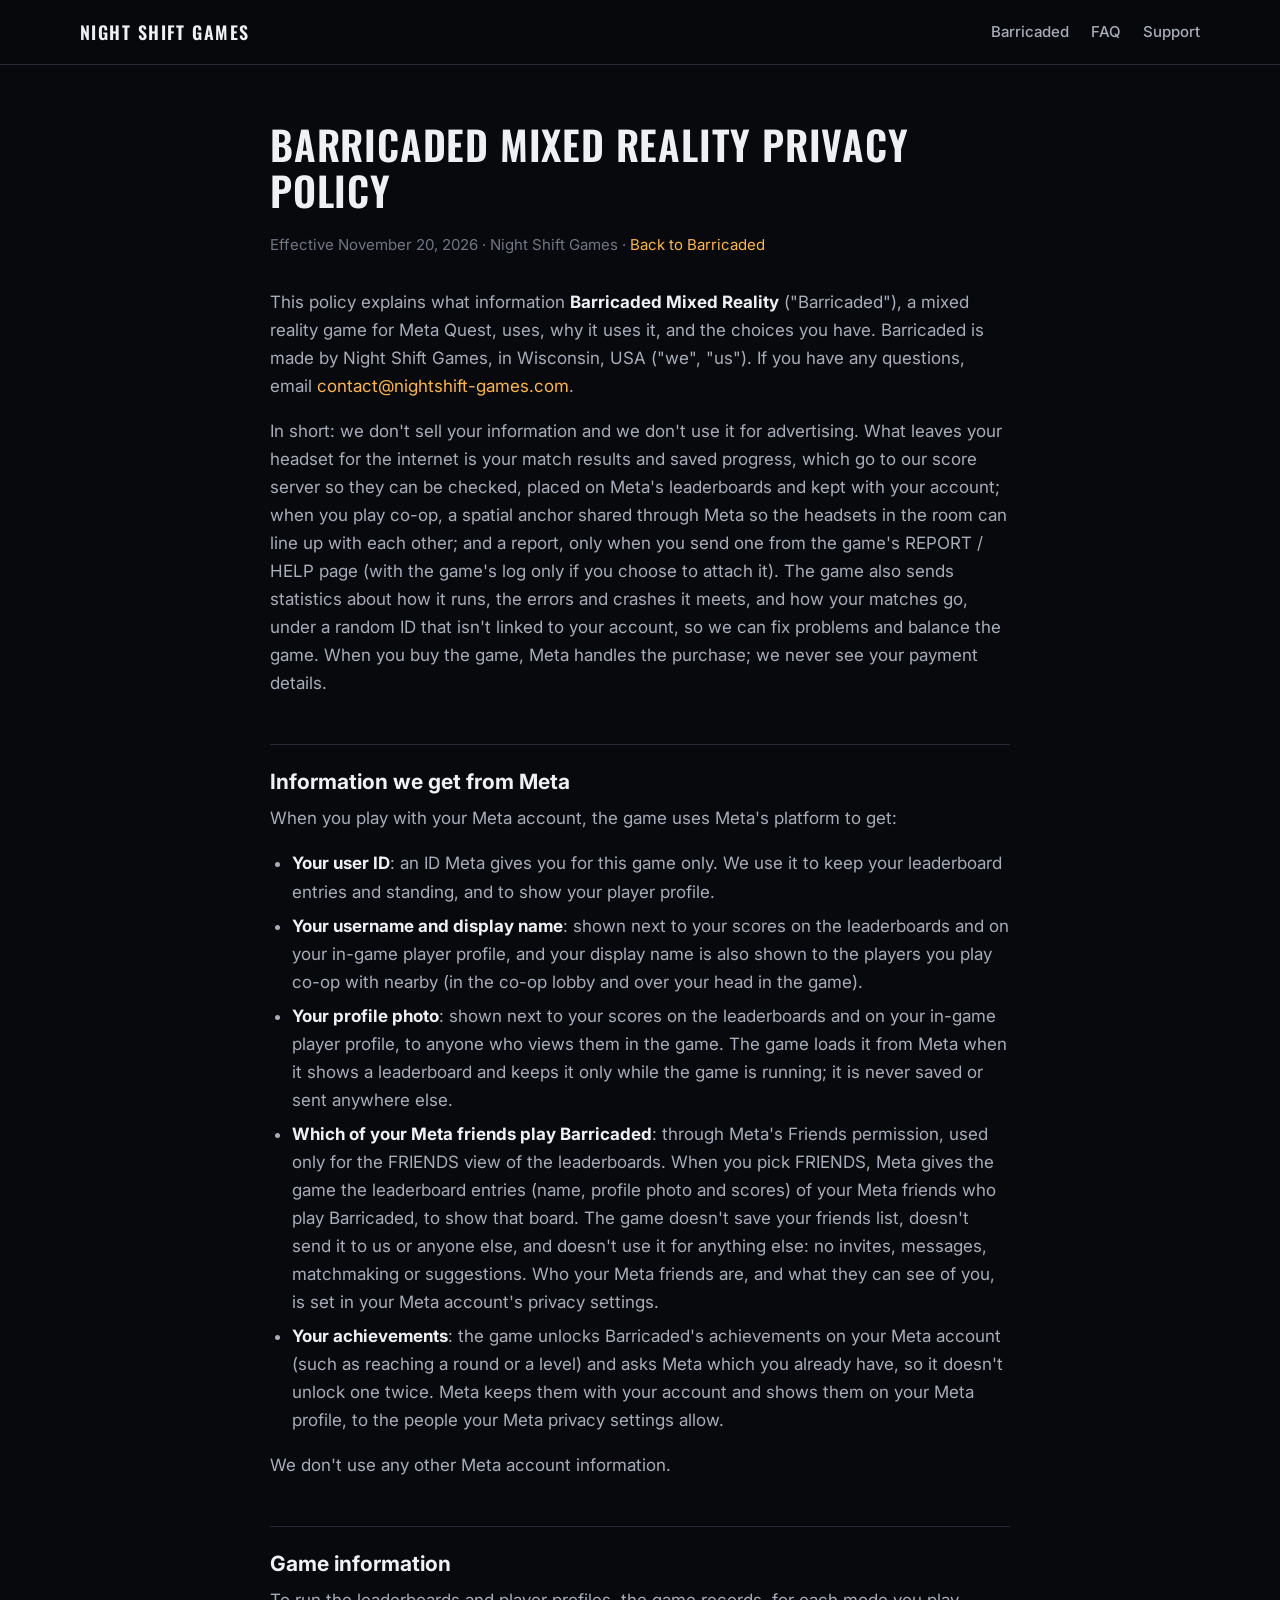
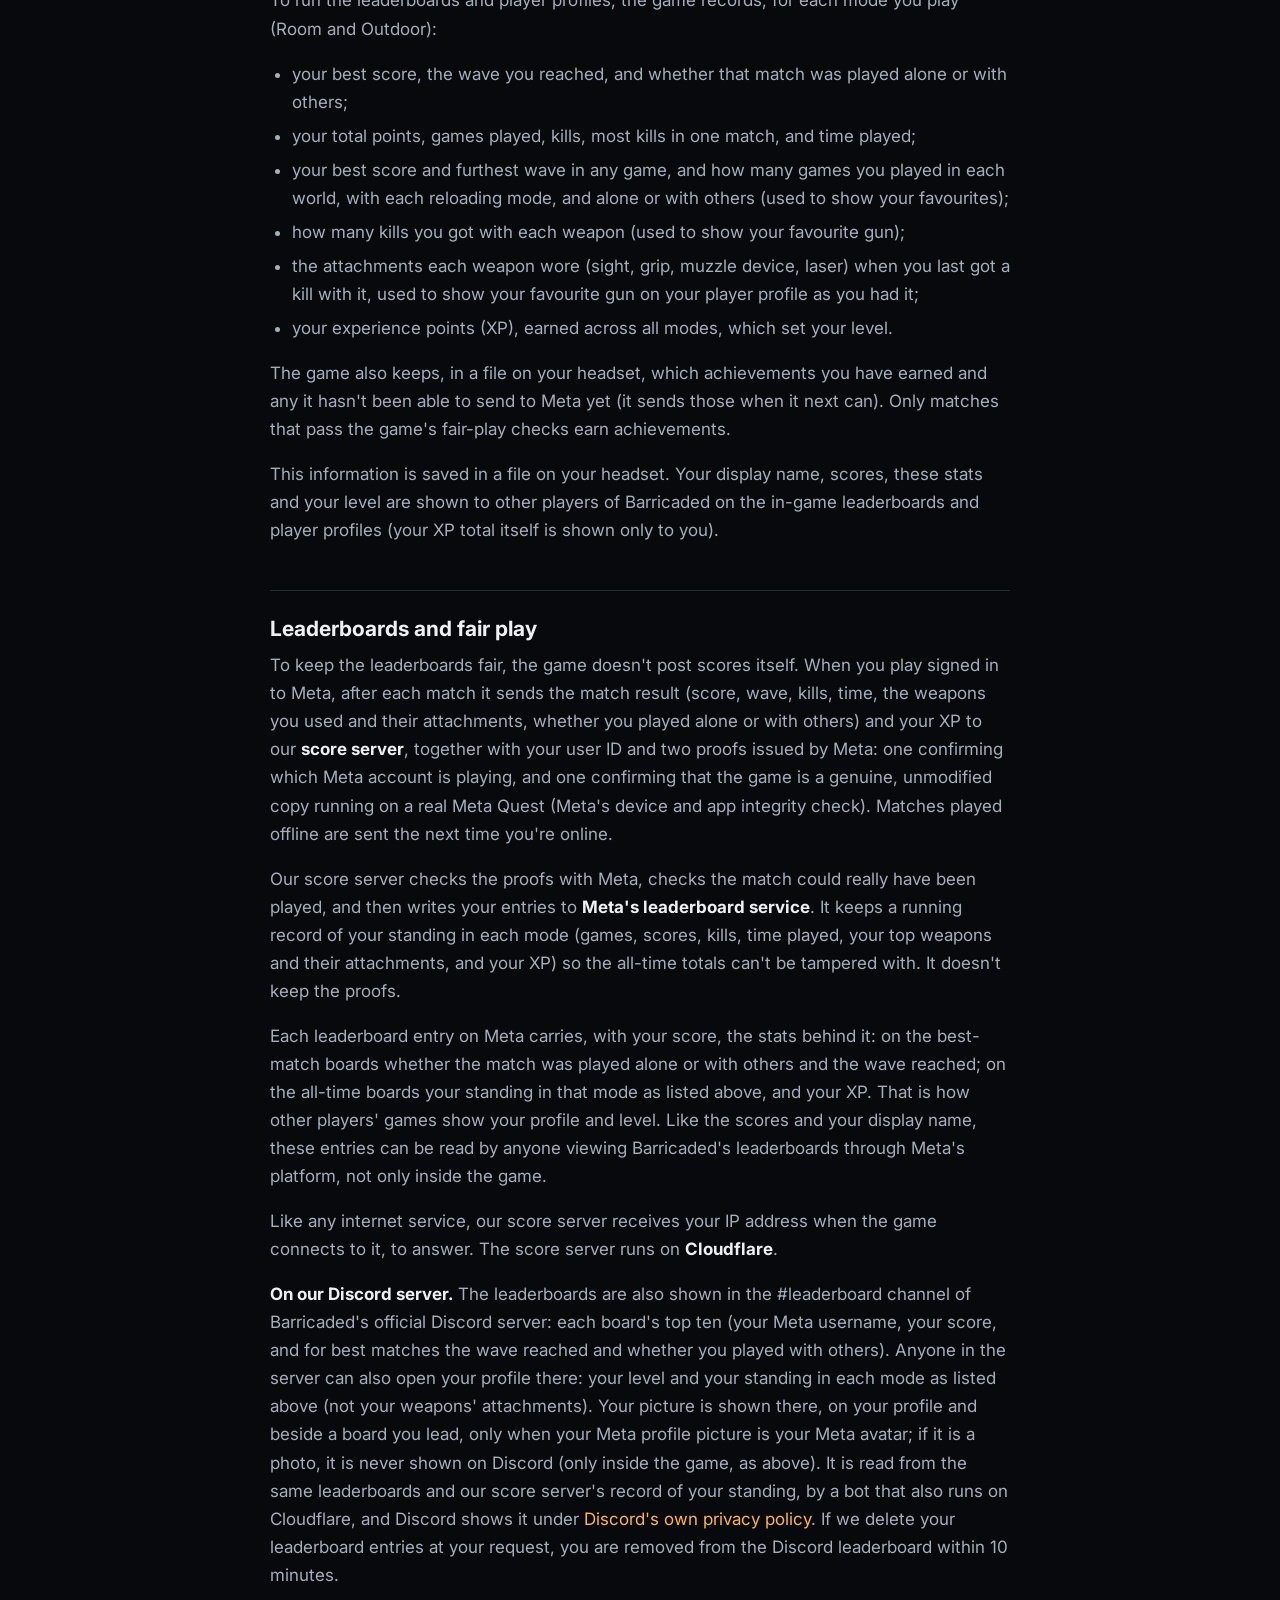
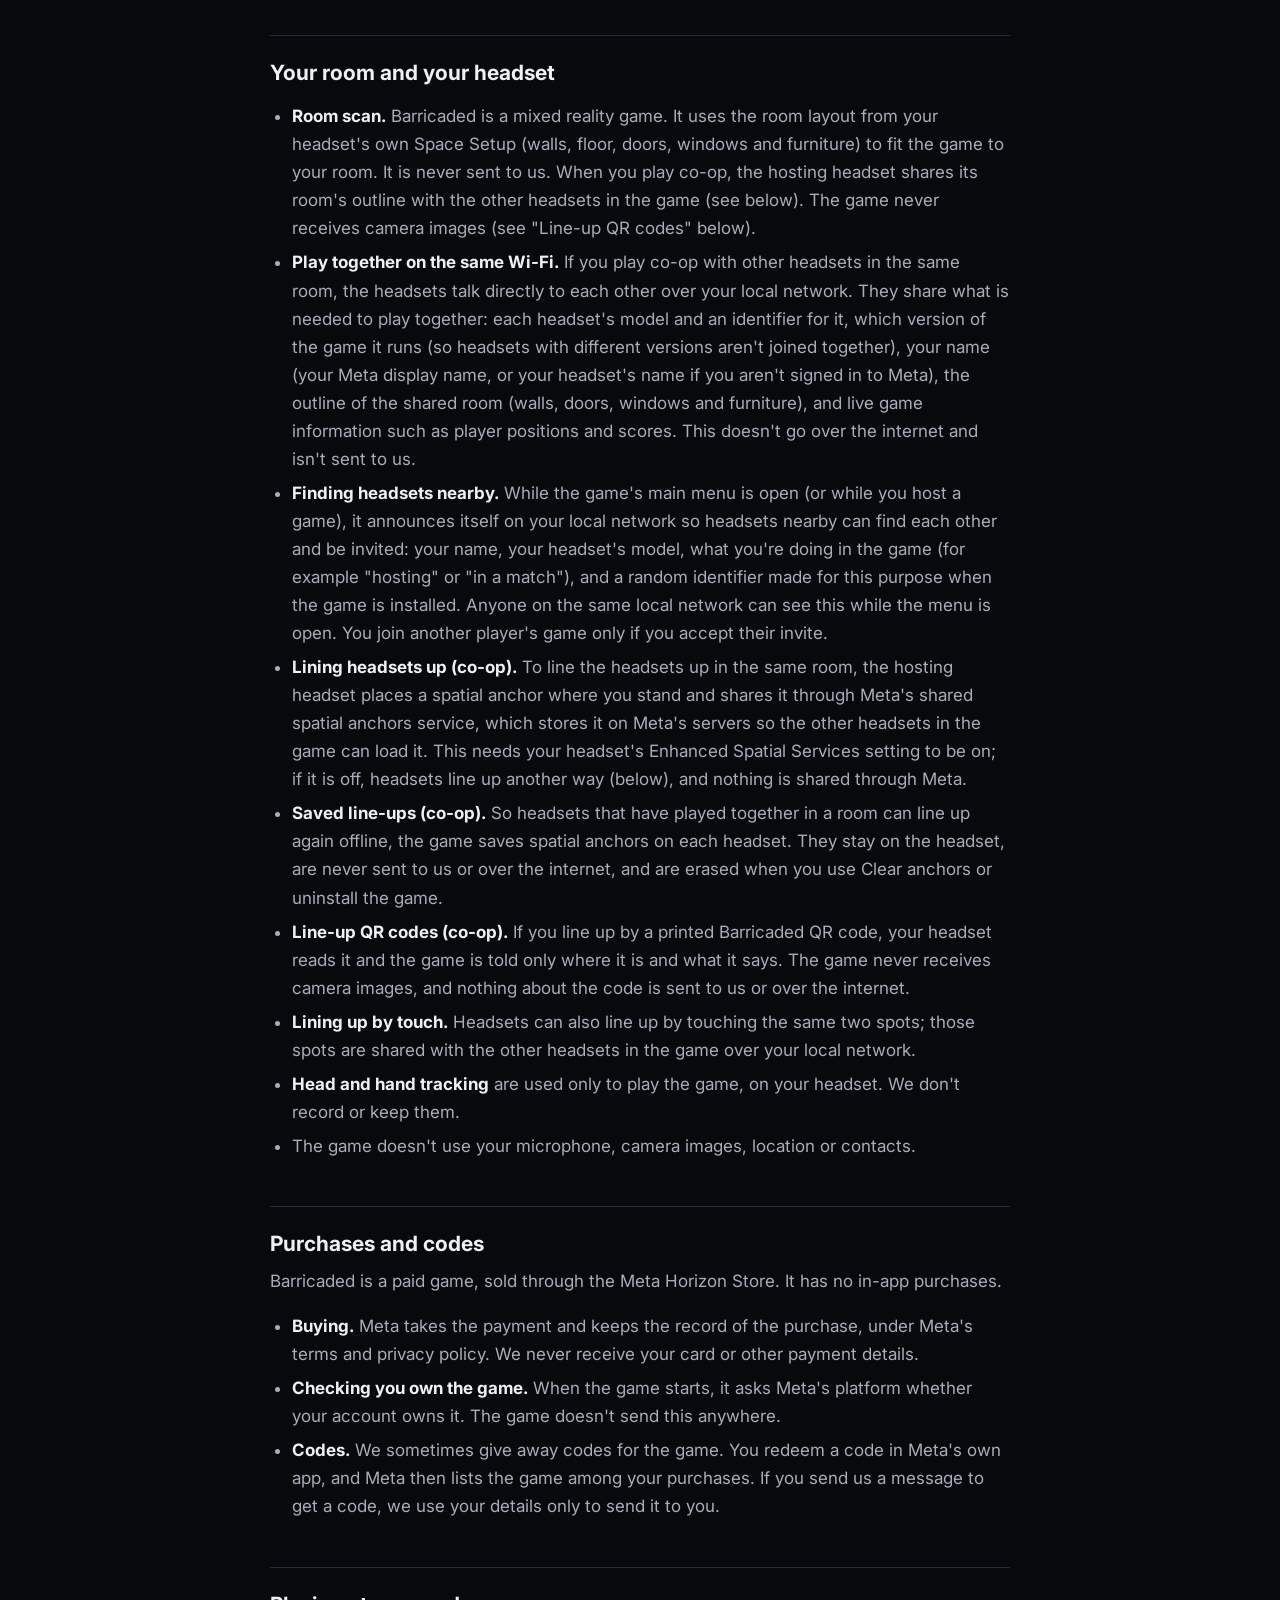
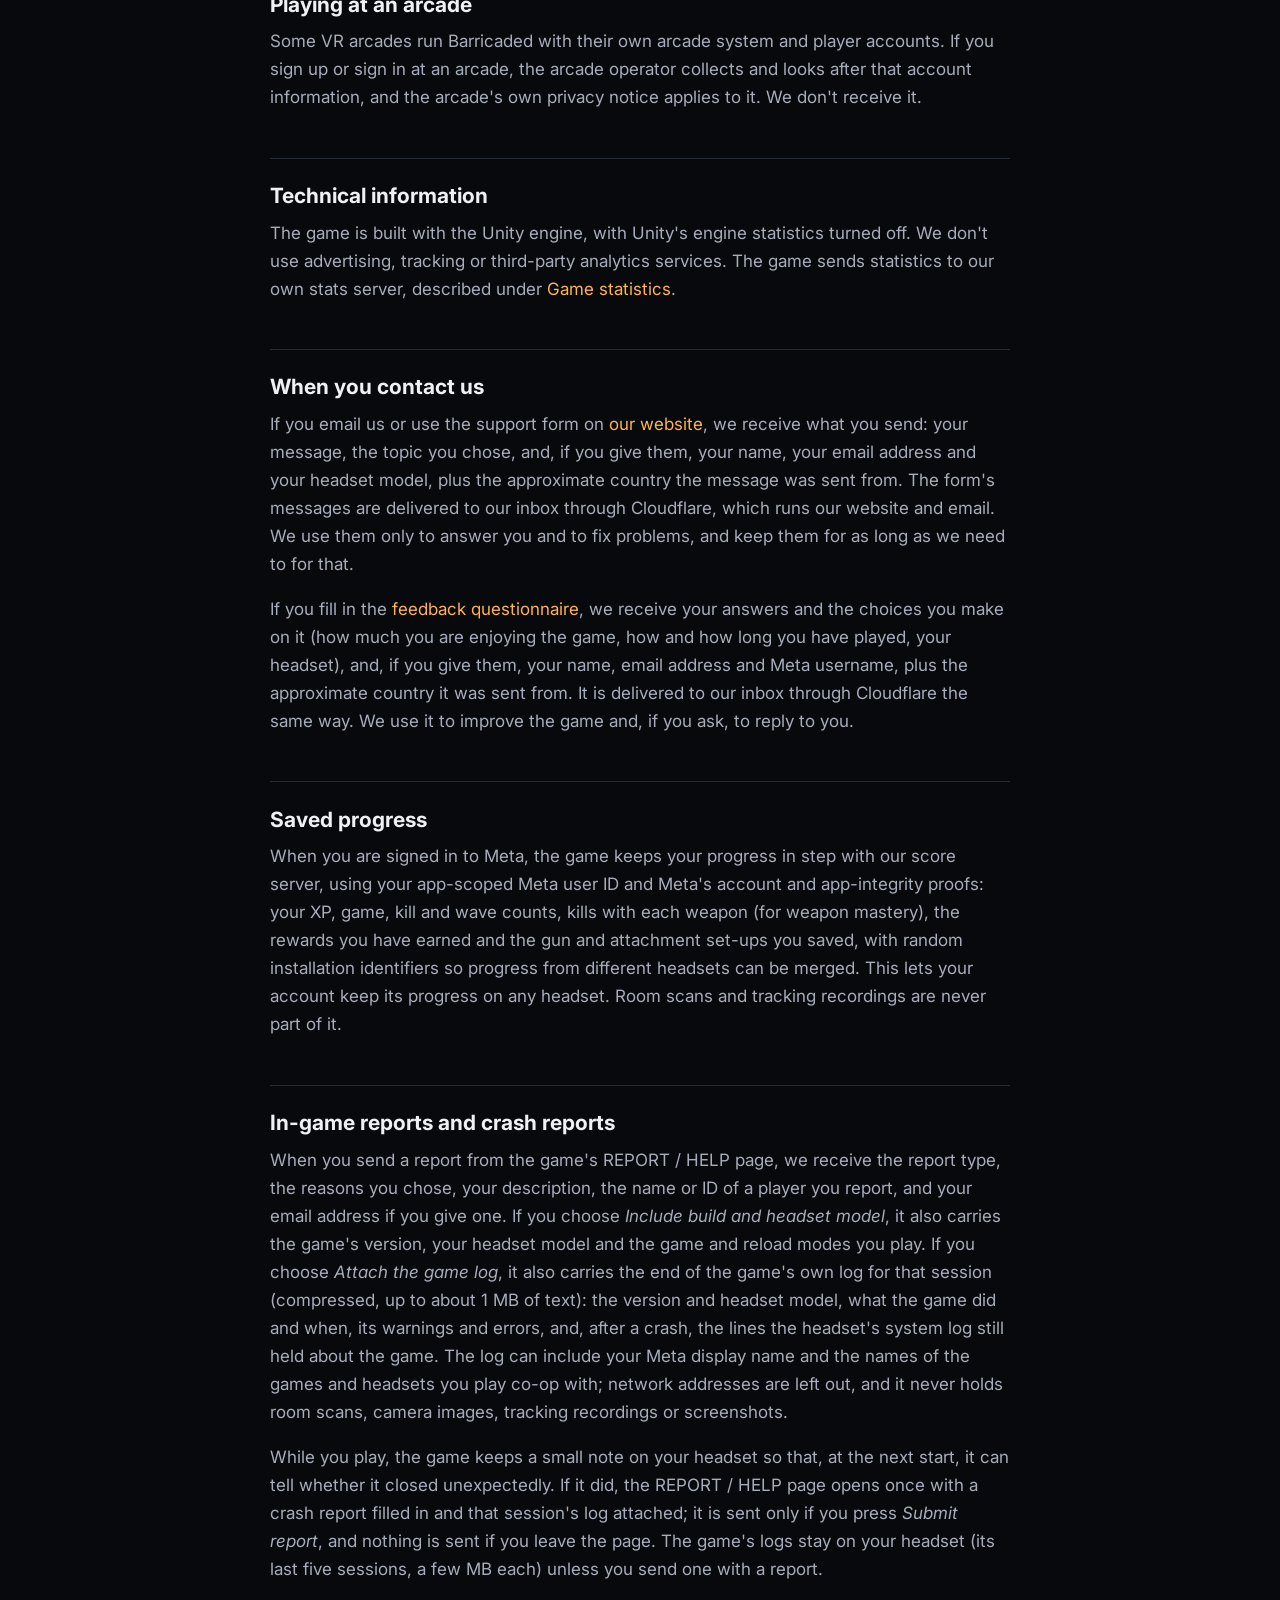
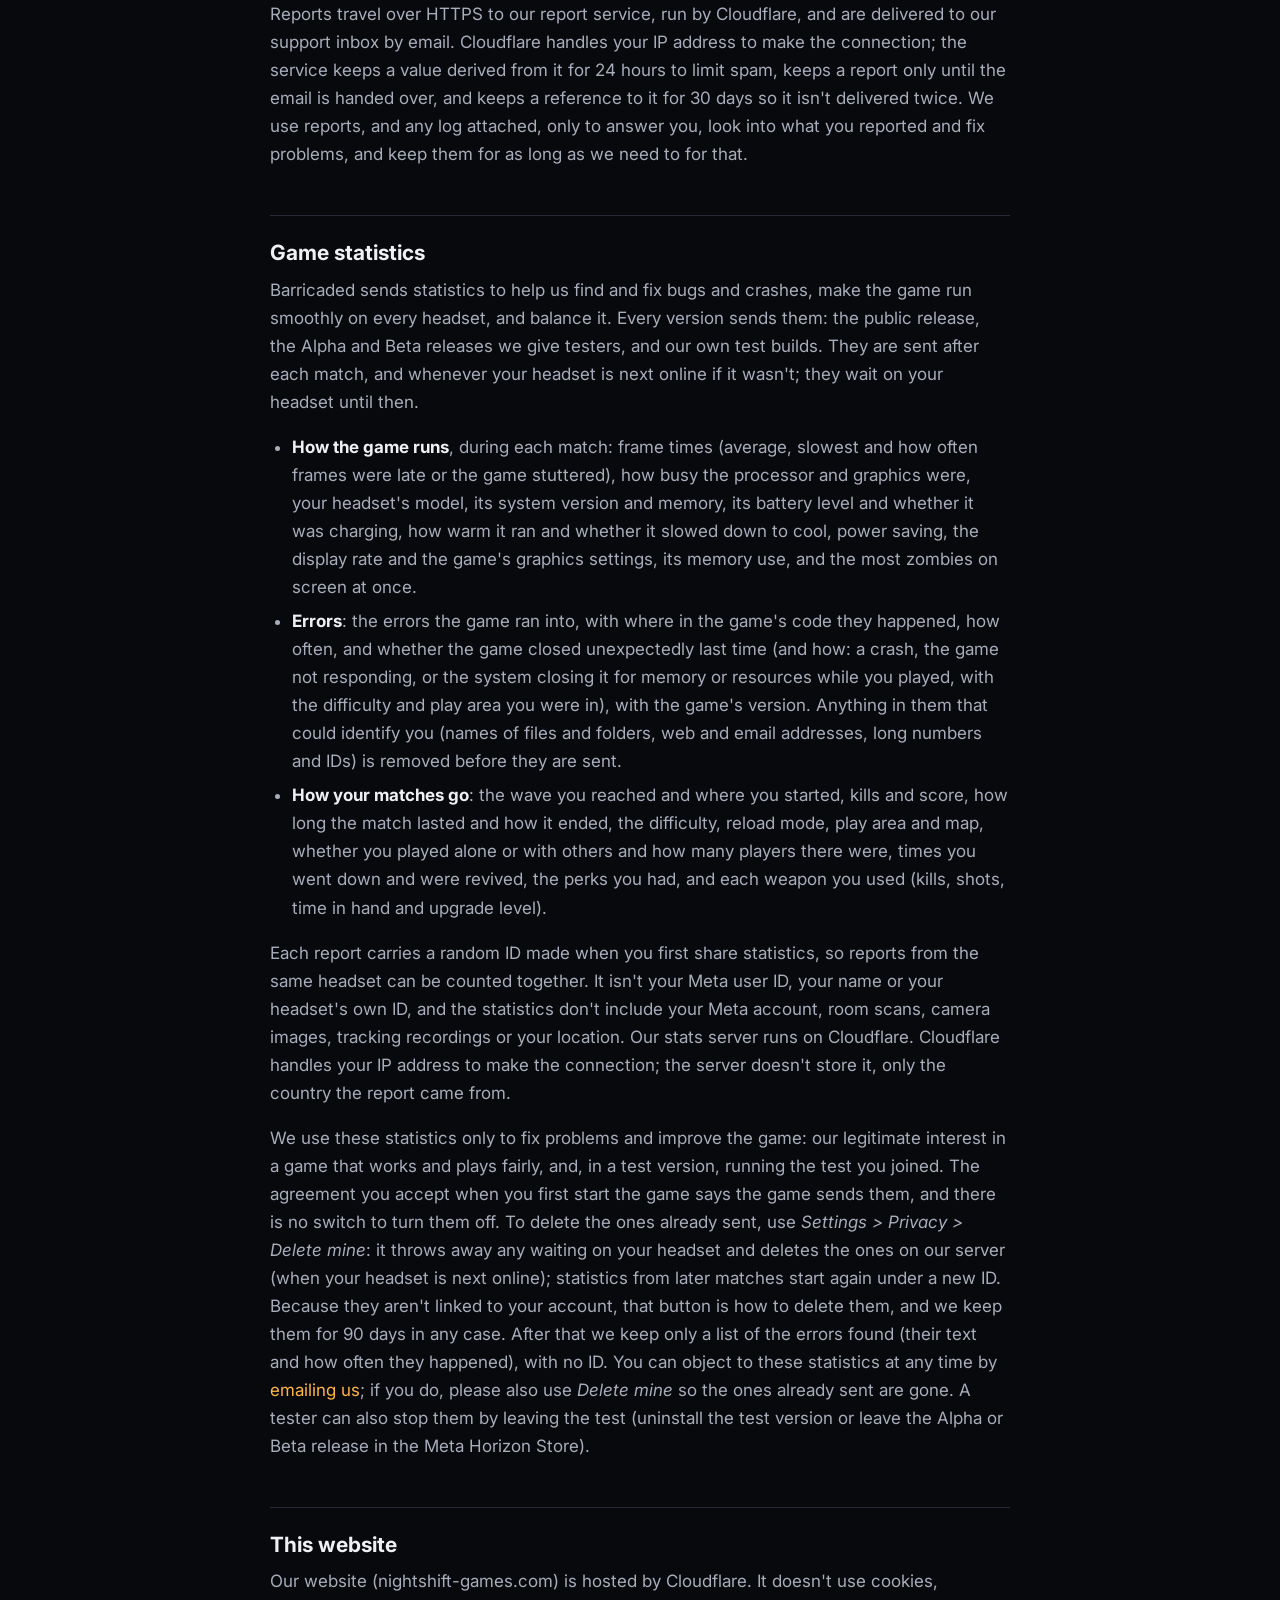
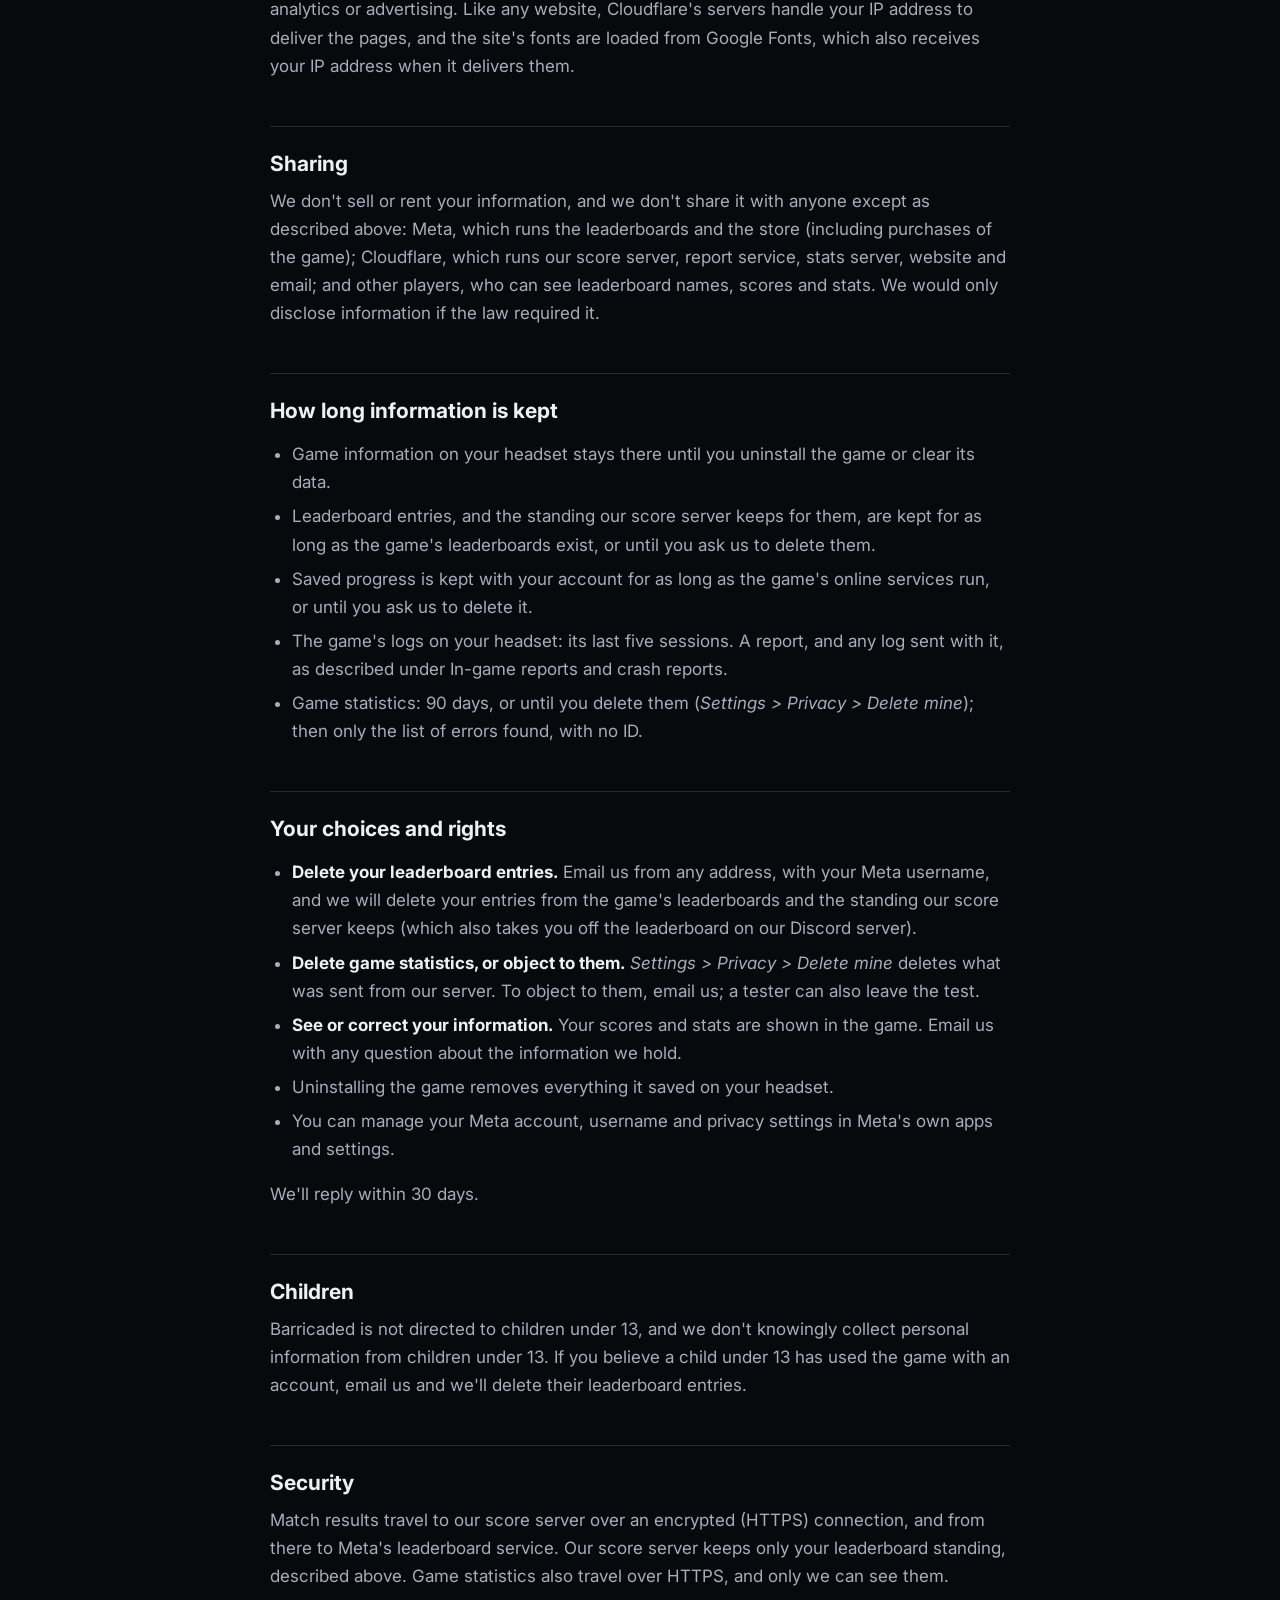
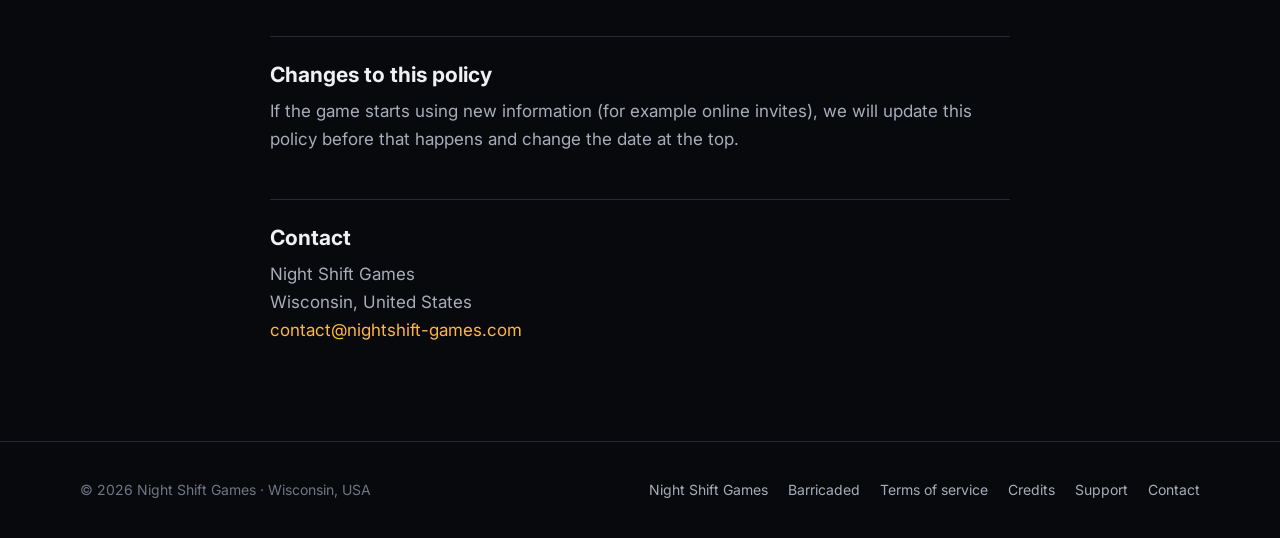
<file: barricaded/privacy/index.html>
<!doctype html>
<html lang="en">
<head>
<meta charset="utf-8">
<meta name="viewport" content="width=device-width, initial-scale=1">
<title>Barricaded Mixed Reality Privacy Policy &mdash; Night Shift Games</title>
<meta name="description" content="Privacy policy for Barricaded Mixed Reality, a mixed reality game for Meta Quest by Night Shift Games.">
<link rel="icon" href="../../assets/favicon-32.png" sizes="32x32">
<link rel="preconnect" href="https://fonts.googleapis.com">
<link rel="preconnect" href="https://fonts.gstatic.com" crossorigin>
<link href="https://fonts.googleapis.com/css2?family=Inter:wght@400;500;600;700&family=Oswald:wght@500;600&display=swap" rel="stylesheet">
<link rel="stylesheet" href="../../assets/site.css">
</head>
<body>
<header class="top">
  <div class="wrap">
    <a class="brand" href="../../">Night Shift Games</a>
    <nav class="nav">
      <a href="../">Barricaded</a>
      <a href="../faq/">FAQ</a>
      <a href="../../support/">Support</a>
    </nav>
  </div>
</header>
<main class="doc">
<h1>Barricaded Mixed Reality Privacy Policy</h1>
<p class="meta">Effective November 20, 2026 &middot; Night Shift Games &middot; <a href="../">Back to Barricaded</a></p>

<p>This policy explains what information <strong>Barricaded Mixed Reality</strong> ("Barricaded"), a mixed reality game for Meta Quest, uses, why it uses it,
and the choices you have. Barricaded is made by Night Shift Games, in Wisconsin, USA
("we", "us"). If you have any questions, email <a href="mailto:contact@nightshift-games.com">contact@nightshift-games.com</a>.</p>

<p>In short: we don't sell your information and we don't use it for advertising. What leaves your headset for the internet is
your match results and saved progress, which go to our score server so they can be checked, placed on Meta's leaderboards and
kept with your account; when you play co-op, a spatial anchor shared through Meta so the headsets in the room can line up with
each other; and a report, only when you send one from the game's REPORT / HELP page (with the game's log only if you choose to
attach it). The game also sends statistics about how it runs, the errors and crashes it meets, and how your matches go, under a
random ID that isn't linked to your account, so we can fix problems and balance the game. When you buy the game,
Meta handles the purchase; we never see your payment details.</p>

<h2>Information we get from Meta</h2>
<p>When you play with your Meta account, the game uses Meta's platform to get:</p>
<ul>
  <li><strong>Your user ID</strong>: an ID Meta gives you for this game only. We use it to keep your leaderboard entries and standing, and to show your player profile.</li>
  <li><strong>Your username and display name</strong>: shown next to your scores on the leaderboards and on your in-game player profile,
    and your display name is also shown to the players you play co-op with nearby (in the co-op lobby and over your head in the game).</li>
  <li><strong>Your profile photo</strong>: shown next to your scores on the leaderboards and on your in-game player profile, to anyone who views them
    in the game. The game loads it from Meta when it shows a leaderboard and keeps it only while the game is running; it is never saved or sent anywhere else.</li>
  <li><strong>Which of your Meta friends play Barricaded</strong>: through Meta's Friends permission, used only for the FRIENDS view
    of the leaderboards. When you pick FRIENDS, Meta gives the game the leaderboard entries (name, profile photo and scores) of your
    Meta friends who play Barricaded, to show that board. The game doesn't save your friends list, doesn't send it to us or anyone
    else, and doesn't use it for anything else: no invites, messages, matchmaking or suggestions. Who your Meta friends are, and what
    they can see of you, is set in your Meta account's privacy settings.</li>
  <li><strong>Your achievements</strong>: the game unlocks Barricaded's achievements on your Meta account (such as reaching a round
    or a level) and asks Meta which you already have, so it doesn't unlock one twice. Meta keeps them with your account and shows
    them on your Meta profile, to the people your Meta privacy settings allow.</li>
</ul>
<p>We don't use any other Meta account information.</p>

<h2>Game information</h2>
<p>To run the leaderboards and player profiles, the game records, for each mode you play (Room and Outdoor):</p>
<ul>
  <li>your best score, the wave you reached, and whether that match was played alone or with others;</li>
  <li>your total points, games played, kills, most kills in one match, and time played;</li>
  <li>your best score and furthest wave in any game, and how many games you played in each world, with each reloading mode, and alone or with others (used to show your favourites);</li>
  <li>how many kills you got with each weapon (used to show your favourite gun);</li>
  <li>the attachments each weapon wore (sight, grip, muzzle device, laser) when you last got a kill with it, used to show your
  favourite gun on your player profile as you had it;</li>
  <li>your experience points (XP), earned across all modes, which set your level.</li>
</ul>
<p>The game also keeps, in a file on your headset, which achievements you have earned and any it hasn't been able to send to Meta
yet (it sends those when it next can). Only matches that pass the game's fair-play checks earn achievements.</p>
<p>This information is saved in a file on your headset. Your display name, scores, these stats and your level are shown to other
players of Barricaded on the in-game leaderboards and player profiles (your XP total itself is shown only to you).</p>

<h2>Leaderboards and fair play</h2>
<p>To keep the leaderboards fair, the game doesn't post scores itself. When you play signed in to Meta, after each match it sends
the match result (score, wave, kills, time, the weapons you used and their attachments, whether you played alone or with others) and your XP to our
<strong>score server</strong>, together with your user ID and two proofs issued by Meta: one confirming which Meta account is
playing, and one confirming that the game is a genuine, unmodified copy running on a real Meta Quest (Meta's device and app
integrity check). Matches played offline are sent the next time you're online.</p>
<p>Our score server checks the proofs with Meta, checks the match could really have been played, and then writes your entries to
<strong>Meta's leaderboard service</strong>. It keeps a running record of your standing in each mode (games, scores, kills, time
played, your top weapons and their attachments, and your XP) so the all-time totals can't be tampered with. It doesn't keep the proofs.</p>
<p>Each leaderboard entry on Meta carries, with your score, the stats behind it: on the best-match boards whether the match was
played alone or with others and the wave reached; on the all-time boards your standing in that mode as listed above, and your XP.
That is how other players' games show your profile and level. Like the scores and your display name, these entries can be read by
anyone viewing Barricaded's leaderboards through Meta's platform, not only inside the game.</p>
<p>Like any internet service, our score server receives your IP address when the game connects to it, to answer. The score
server runs on <strong>Cloudflare</strong>.</p>
<p><strong>On our Discord server.</strong> The leaderboards are also shown in the #leaderboard channel of Barricaded's official
Discord server: each board's top ten (your Meta username, your score, and for best matches the wave reached and whether you played
with others). Anyone in the server can also open your profile there: your level and your standing in each mode as listed above (not
your weapons' attachments). Your picture is shown there, on your profile and beside a board you lead, only when your Meta
profile picture is your Meta avatar; if it is a photo, it is never shown on Discord (only inside the game, as above). It is read from the same leaderboards and our score server's record of your standing, by a bot that
also runs on Cloudflare, and Discord shows it under <a href="https://discord.com/privacy">Discord's own privacy policy</a>.
If we delete your leaderboard entries at your request, you are removed from the Discord leaderboard within 10 minutes.</p>

<h2>Your room and your headset</h2>
<ul>
  <li><strong>Room scan.</strong> Barricaded is a mixed reality game. It uses the room layout from your headset's own Space Setup
    (walls, floor, doors, windows and furniture) to fit the game to your room. It is never sent to us. When you play co-op, the
    hosting headset shares its room's outline with the other headsets in the game (see below). The game never receives camera
    images (see "Line-up QR codes" below).</li>
  <li><strong>Play together on the same Wi-Fi.</strong> If you play co-op with other headsets in the same room, the headsets talk directly
    to each other over your local network. They share what is needed to play together: each headset's model and an identifier for it,
    which version of the game it runs (so headsets with different versions aren't joined together),
    your name (your Meta display name, or your headset's name if you aren't signed in to Meta), the outline of the shared room
    (walls, doors, windows and furniture), and live game information such as player positions and scores.
    This doesn't go over the internet and isn't sent to us.</li>
  <li><strong>Finding headsets nearby.</strong> While the game's main menu is open (or while you host a game), it announces itself
    on your local network so headsets nearby can find each other and be invited: your name, your headset's model, what you're
    doing in the game (for example "hosting" or "in a match"), and a random identifier made for this purpose when the game is
    installed. Anyone on the same local network can see this while the menu is open. You join another player's game only if you
    accept their invite.</li>
  <li><strong>Lining headsets up (co-op).</strong> To line the headsets up in the same room, the hosting headset places a spatial
    anchor where you stand and shares it through Meta's shared spatial anchors service, which stores it on Meta's servers so the
    other headsets in the game can load it. This needs your headset's Enhanced Spatial Services setting to be on; if it is off,
    headsets line up another way (below), and nothing is shared through Meta.</li>
  <li><strong>Saved line-ups (co-op).</strong> So headsets that have played together in a room can line up again offline, the game
    saves spatial anchors on each headset. They stay on the headset, are never sent to us or over the internet, and are erased
    when you use Clear anchors or uninstall the game.</li>
  <li><strong>Line-up QR codes (co-op).</strong> If you line up by a printed Barricaded QR code, your headset reads it and the game
    is told only where it is and what it says. The game never receives camera images, and nothing about the code is sent to us or
    over the internet.</li>
  <li><strong>Lining up by touch.</strong> Headsets can also line up by touching the same two spots; those spots are shared with the
    other headsets in the game over your local network.</li>
  <li><strong>Head and hand tracking</strong> are used only to play the game, on your headset. We don't record or keep them.</li>
  <li>The game doesn't use your microphone, camera images, location or contacts.</li>
</ul>

<h2>Purchases and codes</h2>
<p>Barricaded is a paid game, sold through the Meta Horizon Store. It has no in-app purchases.</p>
<ul>
  <li><strong>Buying.</strong> Meta takes the payment and keeps the
    record of the purchase, under Meta's terms and privacy policy. We never receive your card or other payment details.</li>
  <li><strong>Checking you own the game.</strong> When the game starts, it asks Meta's platform whether your account owns it. The game
    doesn't send this anywhere.</li>
  <li><strong>Codes.</strong> We sometimes give away codes for the game. You redeem a code in Meta's own app, and Meta then
    lists the game among your purchases. If you send us a message to get a code, we use your details only to send it to you.</li>
</ul>

<h2>Playing at an arcade</h2>
<p>Some VR arcades run Barricaded with their own arcade system and player accounts. If you sign up or sign in at an arcade, the arcade operator
collects and looks after that account information, and the arcade's own privacy notice applies to it. We don't receive it.</p>

<h2>Technical information</h2>
<p>The game is built with the Unity engine, with Unity's engine statistics turned off. We don't use advertising, tracking or
third-party analytics services. The game sends statistics to our own stats server, described under
<a href="#game-statistics">Game statistics</a>.</p>

<h2>When you contact us</h2>
<p>If you email us or use the support form on <a href="../../support/">our website</a>, we receive what you send: your message,
the topic you chose, and, if you give them, your name, your email address and your headset model, plus the approximate country the
message was sent from. The form's messages are delivered to our inbox through Cloudflare, which runs our website and email. We use
them only to answer you and to fix problems, and keep them for as long as we need to for that.</p>
<p>If you fill in the <a href="../feedback/">feedback questionnaire</a>, we receive your answers and the choices you make on it (how
much you are enjoying the game, how and how long you have played, your headset), and, if you give them, your name, email address
and Meta username, plus the approximate country it was sent from. It is delivered to our inbox through Cloudflare the same way. We
use it to improve the game and, if you ask, to reply to you.</p>

<h2>Saved progress</h2>
<p>When you are signed in to Meta, the game keeps your progress in step with our score server, using your app-scoped Meta user ID and
Meta's account and app-integrity proofs: your XP, game, kill and wave counts, kills with each weapon (for weapon mastery), the
rewards you have earned and the gun and attachment set-ups you saved, with random installation identifiers so progress from
different headsets can be merged. This lets your account keep its progress on any headset. Room scans and tracking recordings are
never part of it.</p>

<h2>In-game reports and crash reports</h2>
<p>When you send a report from the game's REPORT / HELP page, we receive the report type, the reasons you chose, your description,
the name or ID of a player you report, and your email address if you give one. If you choose <em>Include build and headset
model</em>, it also carries the game's version, your headset model and the game and reload modes you play. If you choose
<em>Attach the game log</em>, it also carries the end of the game's own log for that session (compressed, up to about 1 MB of
text): the version and headset model, what the game did and when, its warnings and errors, and, after a crash, the lines the
headset's system log still held about the game. The log can include your Meta display name and the names of the games and
headsets you play co-op with; network addresses are left out, and it never holds room scans, camera images, tracking recordings
or screenshots.</p>
<p>While you play, the game keeps a small note on your headset so that, at the next start, it can tell whether it closed
unexpectedly. If it did, the REPORT / HELP page opens once with a crash report filled in and that session's log attached; it is
sent only if you press <em>Submit report</em>, and nothing is sent if you leave the page. The game's logs stay on your headset
(its last five sessions, a few MB each) unless you send one with a report.</p>
<p>Reports travel over HTTPS to our report service, run by Cloudflare, and are delivered to our support inbox by email. Cloudflare
handles your IP address to make the connection; the service keeps a value derived from it for 24 hours to limit spam, keeps a
report only until the email is handed over, and keeps a reference to it for 30 days so it isn't delivered twice. We use reports,
and any log attached, only to answer you, look into what you reported and fix problems, and keep them for as long as we need to
for that.</p>

<h2 id="game-statistics"><span id="test-version-statistics"></span>Game statistics</h2>
<p>Barricaded sends statistics to help us find and fix bugs and crashes, make the game run smoothly on every headset, and balance it.
Every version sends them: the public release, the Alpha and Beta releases we give testers, and our own test builds. They are sent
after each match, and whenever your headset is next online if it wasn't; they wait on your headset until then.</p>
<ul>
  <li><strong>How the game runs</strong>, during each match: frame times (average, slowest and how often frames were late or the
  game stuttered), how busy the processor and graphics were, your headset's model, its system version and memory, its battery
  level and whether it was charging, how warm it ran and whether it slowed down to cool, power saving, the display rate and the
  game's graphics settings, its memory use, and the most zombies on screen at once.</li>
  <li><strong>Errors</strong>: the errors the game ran into, with where in the game's code they happened, how often, and whether the
  game closed unexpectedly last time (and how: a crash, the game not responding, or the system closing it for memory or
  resources while you played, with the difficulty and play area you were in), with the game's version. Anything in them that could identify you (names of files and
  folders, web and email addresses, long numbers and IDs) is removed before they are sent.</li>
  <li><strong>How your matches go</strong>: the wave you reached and where you started, kills and score, how long the match lasted
  and how it ended, the difficulty, reload mode, play area and map, whether you played alone or with others and how many players there were,
  times you went down and were revived, the perks you had, and each weapon you used (kills, shots, time in hand and upgrade
  level).</li>
</ul>
<p>Each report carries a random ID made when you first share statistics, so reports from the same headset can be counted together.
It isn't your Meta user ID, your name or your headset's own ID, and the statistics don't include your Meta account, room scans,
camera images, tracking recordings or your location. Our stats server runs on Cloudflare. Cloudflare handles your IP address to
make the connection; the server doesn't store it, only the country the report came from.</p>
<p>We use these statistics only to fix problems and improve the game: our legitimate interest in a game that works and plays
fairly, and, in a test version, running the test you joined. The agreement you accept when you first start the game says the game
sends them, and there is no switch to turn them off. To delete the ones already sent, use <em>Settings &gt; Privacy &gt; Delete mine</em>: it throws away any
waiting on your headset and deletes the ones on our server (when your headset is next online); statistics from later matches start
again under a new ID. Because they aren't linked to your account, that button is how to delete them, and we keep them for 90 days in
any case. After that we keep only a list of the errors found (their text and how often they happened), with no ID. You can object
to these statistics at any time by <a href="mailto:contact@nightshift-games.com">emailing us</a>; if you do, please also use
<em>Delete mine</em> so the ones already sent are gone. A tester can also stop them by leaving the test (uninstall the test version
or leave the Alpha or Beta release in the Meta Horizon Store).</p>

<h2>This website</h2>
<p>Our website (nightshift-games.com) is hosted by Cloudflare. It doesn't use cookies, analytics or advertising. Like any website,
Cloudflare's servers handle your IP address to deliver the pages, and the site's fonts are loaded from Google Fonts, which also
receives your IP address when it delivers them.</p>

<h2>Sharing</h2>
<p>We don't sell or rent your information, and we don't share it with anyone except as described above: Meta, which runs the
leaderboards and the store (including purchases of the game); Cloudflare, which runs our score server, report service, stats server, website and email; and other players, who can see leaderboard names, scores and stats. We would only disclose information if the law required it.</p>

<h2>How long information is kept</h2>
<ul>
  <li>Game information on your headset stays there until you uninstall the game or clear its data.</li>
  <li>Leaderboard entries, and the standing our score server keeps for them, are kept for as long as the game's leaderboards exist, or until you ask us to delete them.</li>
  <li>Saved progress is kept with your account for as long as the game's online services run, or until you ask us to delete it.</li>
  <li>The game's logs on your headset: its last five sessions. A report, and any log sent with it, as described under In-game reports and crash reports.</li>
  <li>Game statistics: 90 days, or until you delete them (<em>Settings &gt; Privacy &gt; Delete mine</em>); then only the list of errors found, with no ID.</li>
</ul>

<h2>Your choices and rights</h2>
<ul>
  <li><strong>Delete your leaderboard entries.</strong> Email us from any address, with your Meta username, and we will delete your entries from the game's leaderboards and the standing our score server keeps (which also takes you off the leaderboard on our Discord server).</li>
  <li><strong>Delete game statistics, or object to them.</strong> <em>Settings &gt; Privacy &gt; Delete mine</em> deletes what was sent from our server. To object to them, email us; a tester can also leave the test.</li>
  <li><strong>See or correct your information.</strong> Your scores and stats are shown in the game. Email us with any question about the information we hold.</li>
  <li>Uninstalling the game removes everything it saved on your headset.</li>
  <li>You can manage your Meta account, username and privacy settings in Meta's own apps and settings.</li>
</ul>
<p>We'll reply within 30 days.</p>

<h2>Children</h2>
<p>Barricaded is not directed to children under 13, and we don't knowingly collect personal information from children under 13.
If you believe a child under 13 has used the game with an account, email us and we'll delete their leaderboard entries.</p>

<h2>Security</h2>
<p>Match results travel to our score server over an encrypted (HTTPS) connection, and from there to Meta's leaderboard service. Our score server keeps only your leaderboard standing, described above. Game statistics also travel over HTTPS, and only we can see them.</p>

<h2>Changes to this policy</h2>
<p>If the game starts using new information (for example online invites), we will update this policy before
that happens and change the date at the top.</p>

<h2>Contact</h2>
<p>Night Shift Games<br>
Wisconsin, United States<br>
<a href="mailto:contact@nightshift-games.com">contact@nightshift-games.com</a></p>
</main>
<footer class="foot">
  <div class="wrap">
    <div>&copy; 2026 Night Shift Games &middot; Wisconsin, USA</div>
    <nav><a href="../../">Night Shift Games</a><a href="../">Barricaded</a><a href="../terms/">Terms of service</a><a href="../credits/">Credits</a><a href="../../support/">Support</a><a href="mailto:contact@nightshift-games.com">Contact</a></nav>
  </div>
</footer>
</body>
</html>
</file>
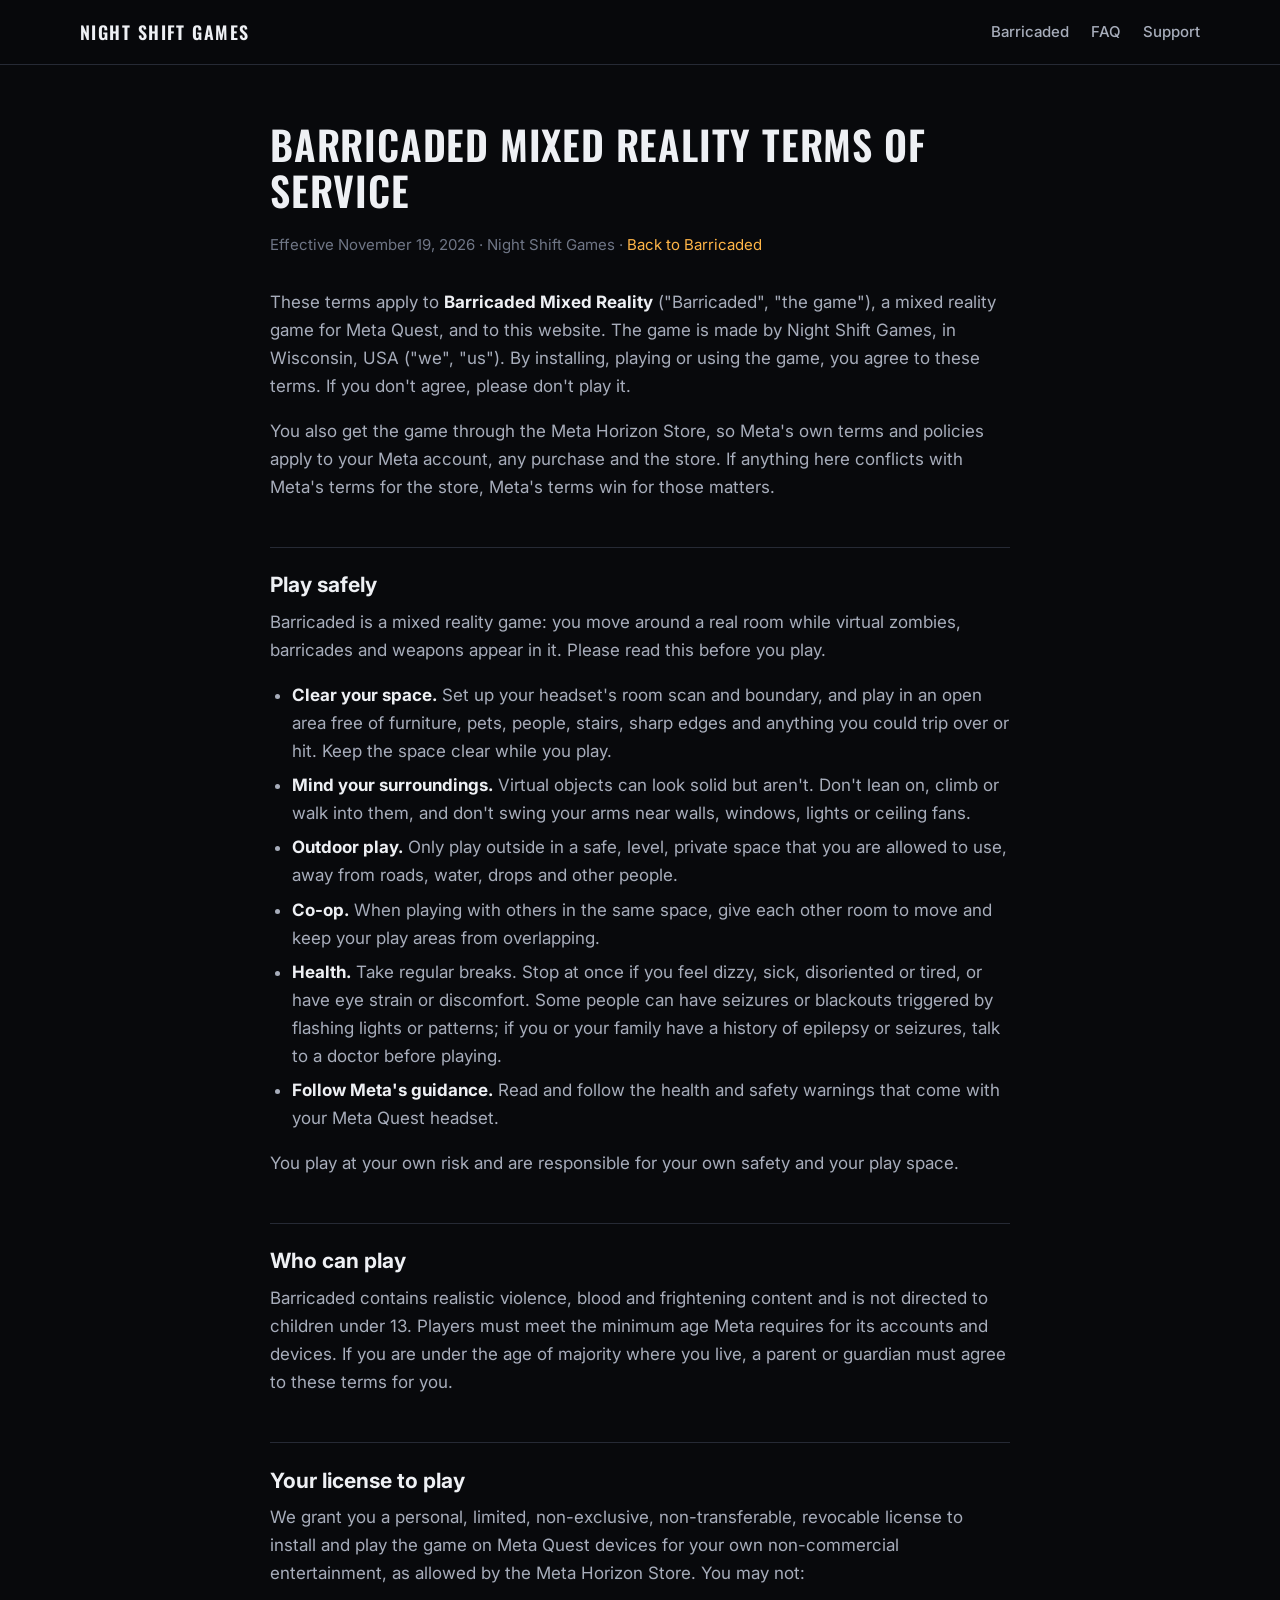
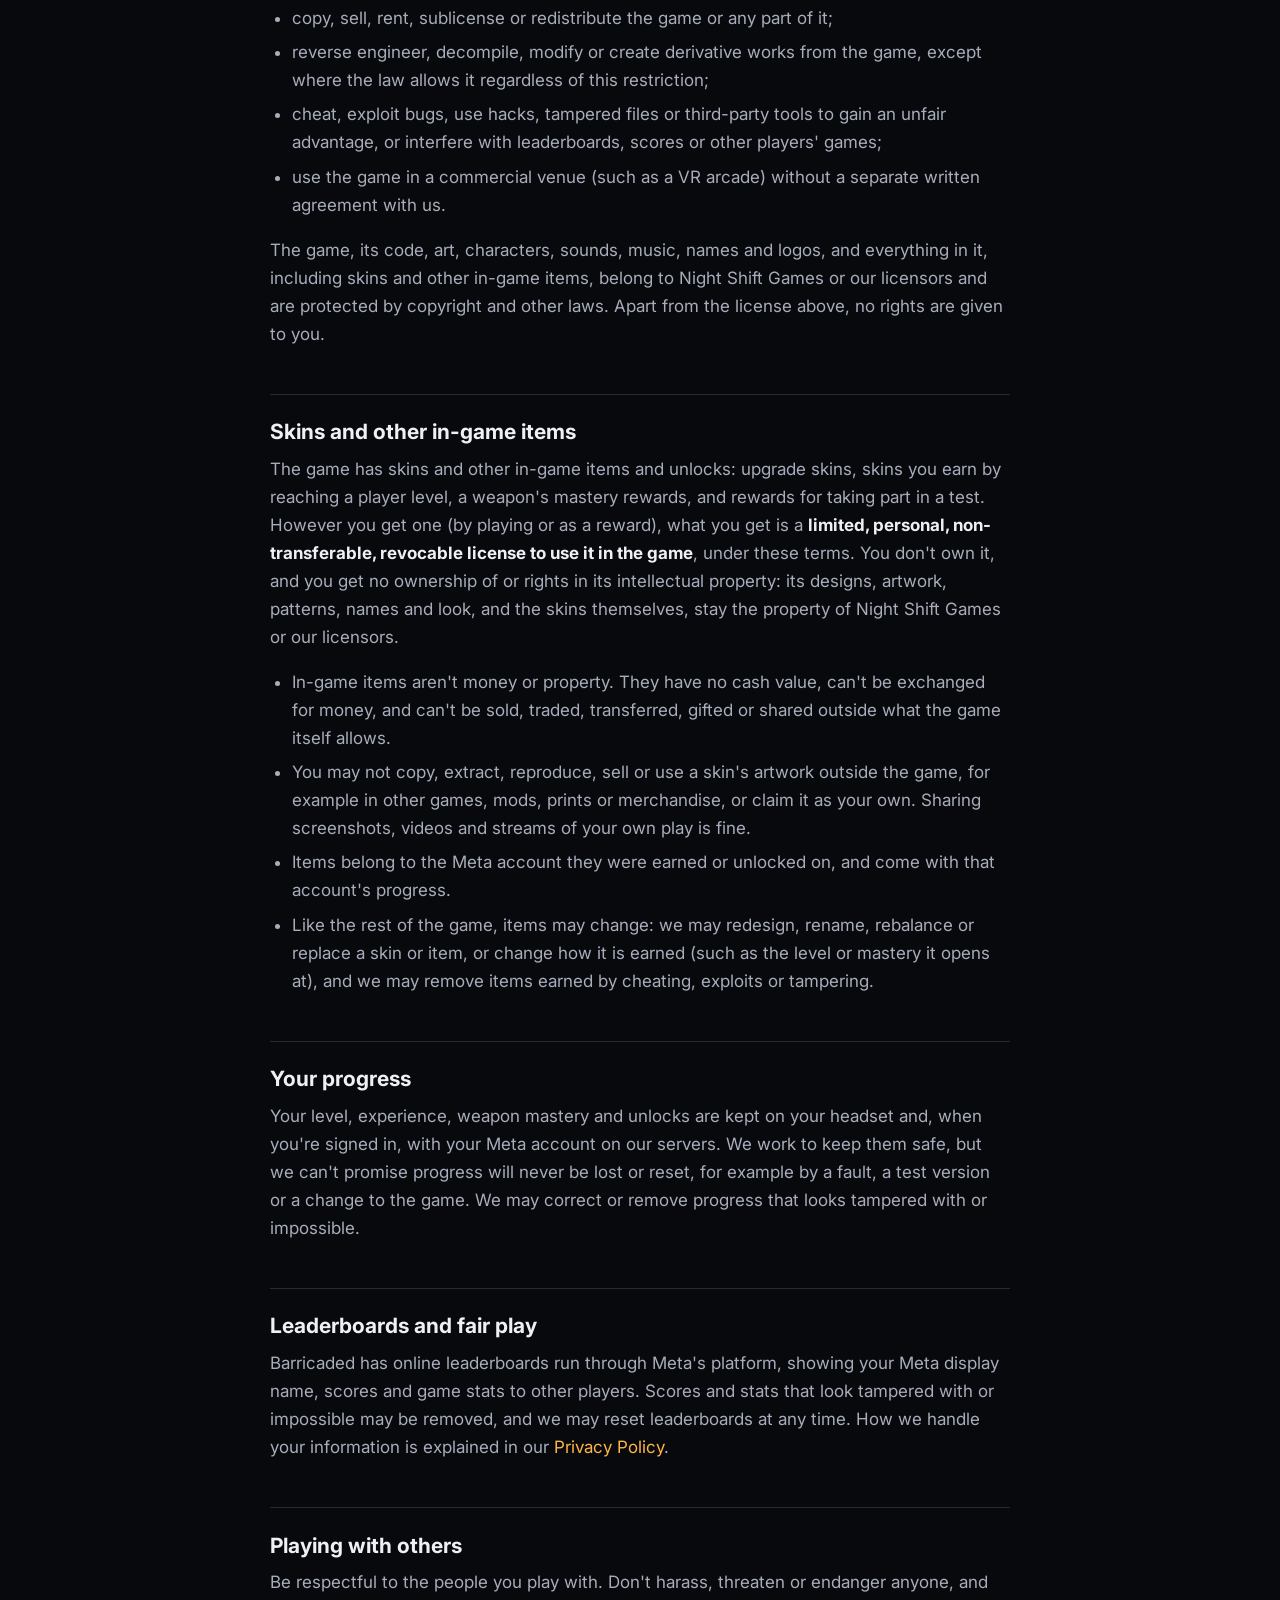
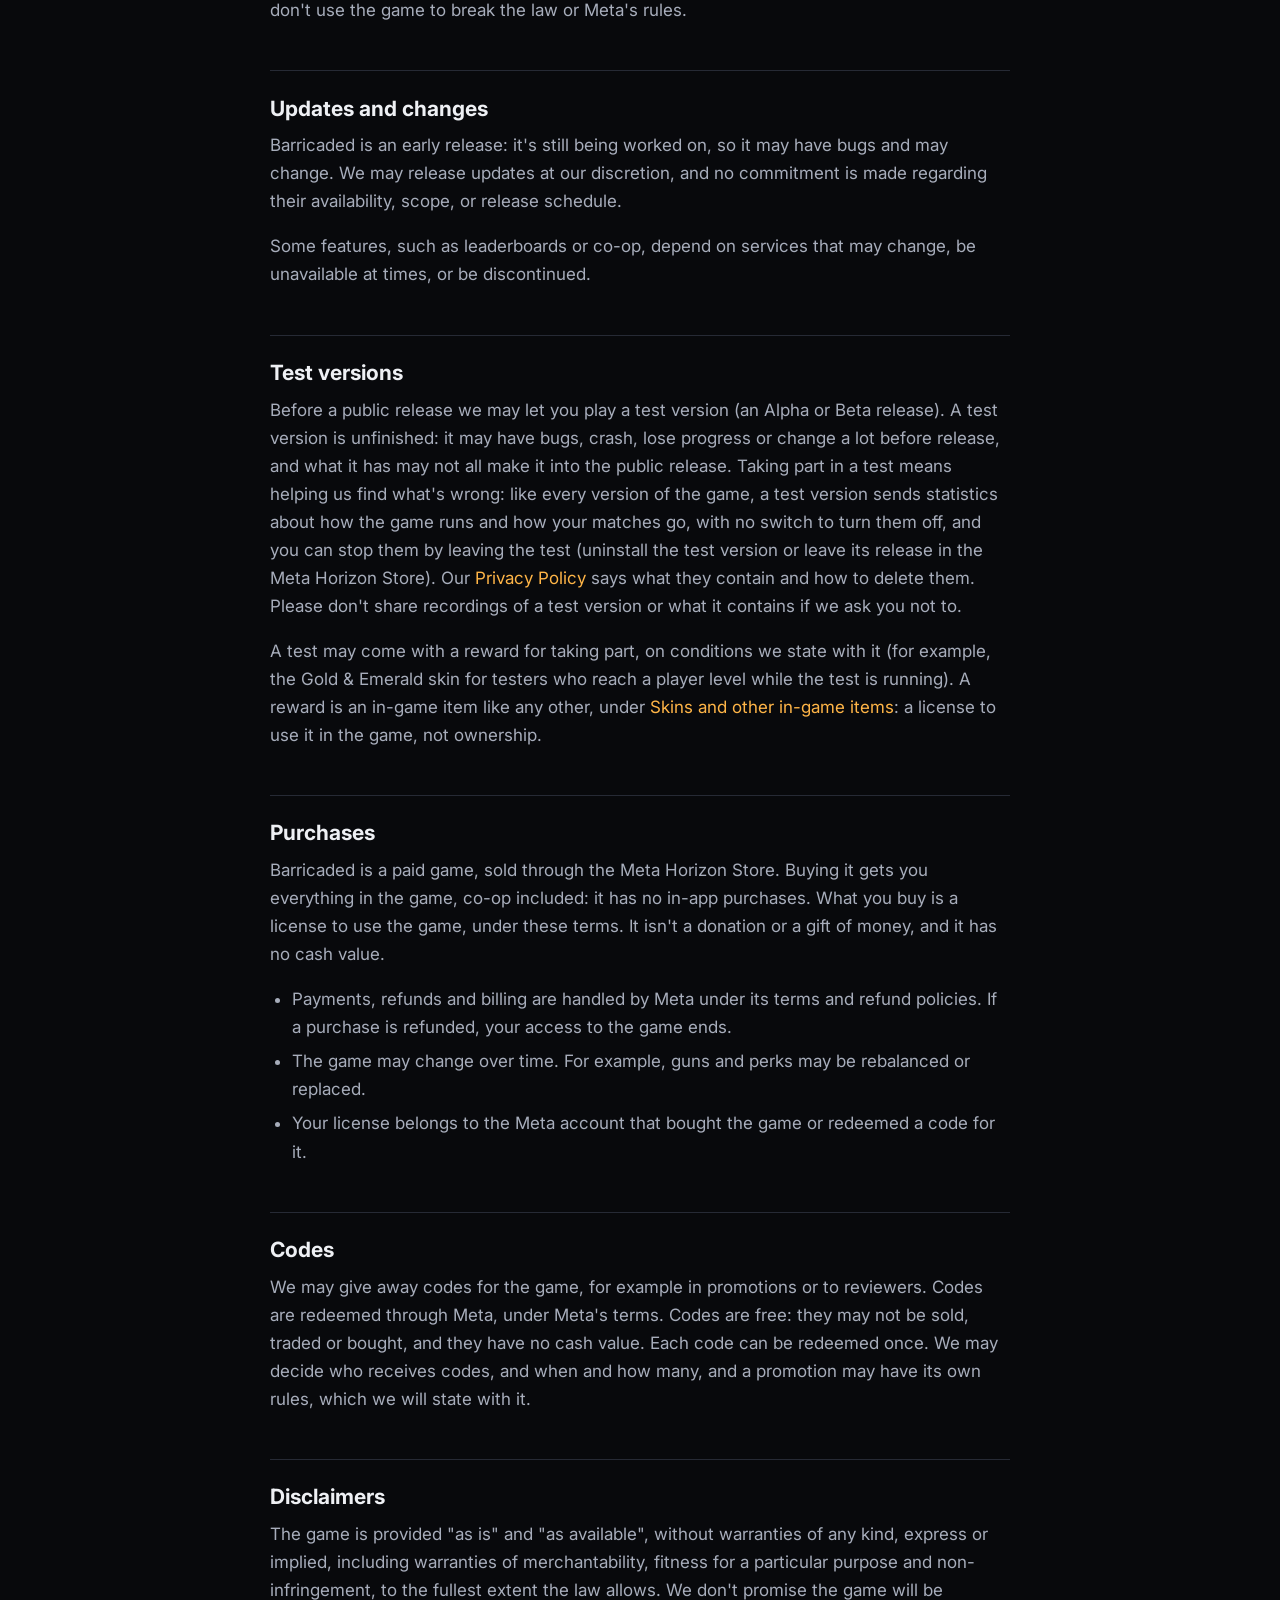
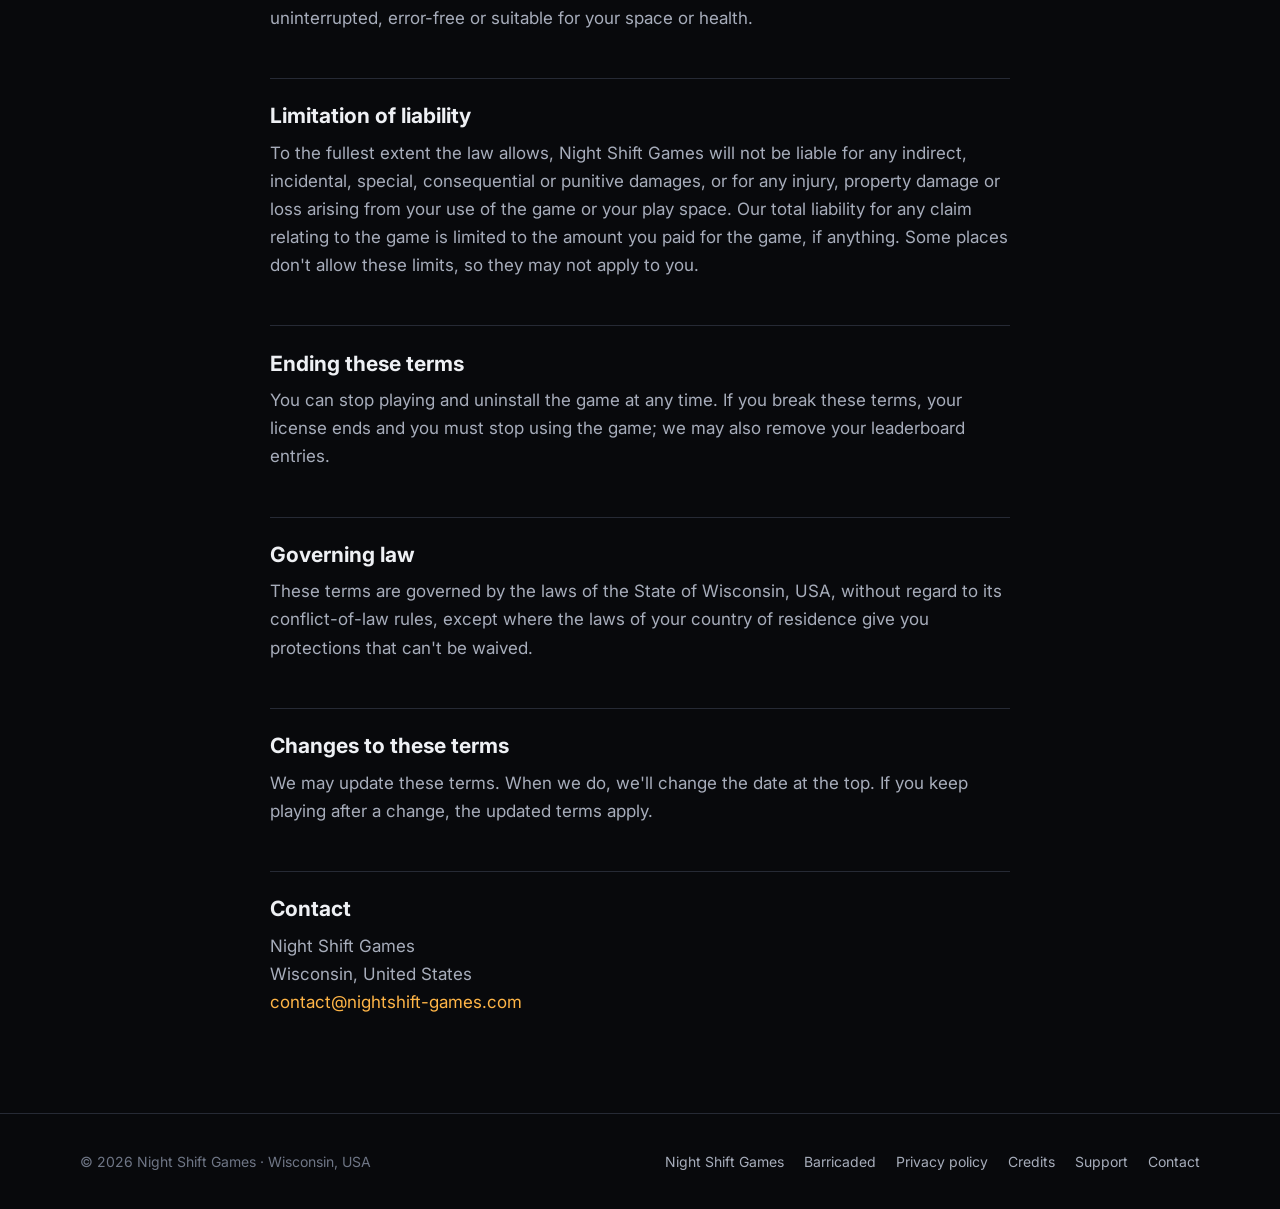
<file: barricaded/terms/index.html>
<!doctype html>
<html lang="en">
<head>
<meta charset="utf-8">
<meta name="viewport" content="width=device-width, initial-scale=1">
<title>Barricaded Mixed Reality Terms of Service &mdash; Night Shift Games</title>
<meta name="description" content="Terms of Service for Barricaded Mixed Reality, a mixed reality game for Meta Quest by Night Shift Games.">
<link rel="icon" href="../../assets/favicon-32.png" sizes="32x32">
<link rel="preconnect" href="https://fonts.googleapis.com">
<link rel="preconnect" href="https://fonts.gstatic.com" crossorigin>
<link href="https://fonts.googleapis.com/css2?family=Inter:wght@400;500;600;700&family=Oswald:wght@500;600&display=swap" rel="stylesheet">
<link rel="stylesheet" href="../../assets/site.css">
</head>
<body>
<header class="top">
  <div class="wrap">
    <a class="brand" href="../../">Night Shift Games</a>
    <nav class="nav">
      <a href="../">Barricaded</a>
      <a href="../faq/">FAQ</a>
      <a href="../../support/">Support</a>
    </nav>
  </div>
</header>
<main class="doc">
<h1>Barricaded Mixed Reality Terms of Service</h1>
<p class="meta">Effective November 19, 2026 &middot; Night Shift Games &middot; <a href="../">Back to Barricaded</a></p>

<p>These terms apply to <strong>Barricaded Mixed Reality</strong> ("Barricaded", "the game"), a mixed reality game for Meta Quest,
and to this website. The game is made by Night Shift Games, in Wisconsin, USA ("we", "us").
By installing, playing or using the game, you agree to these terms. If you don't agree, please don't play it.</p>

<p>You also get the game through the Meta Horizon Store, so Meta's own terms and policies apply to your Meta account, any
purchase and the store. If anything here conflicts with Meta's terms for the store, Meta's terms win for those matters.</p>

<h2>Play safely</h2>
<p>Barricaded is a mixed reality game: you move around a real room while virtual zombies, barricades and weapons appear in it.
Please read this before you play.</p>
<ul>
  <li><strong>Clear your space.</strong> Set up your headset's room scan and boundary, and play in an open area free of furniture,
    pets, people, stairs, sharp edges and anything you could trip over or hit. Keep the space clear while you play.</li>
  <li><strong>Mind your surroundings.</strong> Virtual objects can look solid but aren't. Don't lean on, climb or walk into
    them, and don't swing your arms near walls, windows, lights or ceiling fans.</li>
  <li><strong>Outdoor play.</strong> Only play outside in a safe, level, private space that you are allowed to use, away from
    roads, water, drops and other people.</li>
  <li><strong>Co-op.</strong> When playing with others in the same space, give each other room to move and keep your play areas
    from overlapping.</li>
  <li><strong>Health.</strong> Take regular breaks. Stop at once if you feel dizzy, sick, disoriented or tired, or have eye strain
    or discomfort. Some people can have seizures or blackouts triggered by flashing lights or patterns; if you or your family have
    a history of epilepsy or seizures, talk to a doctor before playing.</li>
  <li><strong>Follow Meta's guidance.</strong> Read and follow the health and safety warnings that come with your Meta Quest
    headset.</li>
</ul>
<p>You play at your own risk and are responsible for your own safety and your play space.</p>

<h2>Who can play</h2>
<p>Barricaded contains realistic violence, blood and frightening content and is not directed to children under 13. Players must
meet the minimum age Meta requires for its accounts and devices. If you are under the age of majority where you live, a parent or
guardian must agree to these terms for you.</p>

<h2>Your license to play</h2>
<p>We grant you a personal, limited, non-exclusive, non-transferable, revocable license to install and play the game on Meta Quest
devices for your own non-commercial entertainment, as allowed by the Meta Horizon Store. You may not:</p>
<ul>
  <li>copy, sell, rent, sublicense or redistribute the game or any part of it;</li>
  <li>reverse engineer, decompile, modify or create derivative works from the game, except where the law allows it regardless of
    this restriction;</li>
  <li>cheat, exploit bugs, use hacks, tampered files or third-party tools to gain an unfair advantage, or interfere with
    leaderboards, scores or other players' games;</li>
  <li>use the game in a commercial venue (such as a VR arcade) without a separate written agreement with us.</li>
</ul>
<p>The game, its code, art, characters, sounds, music, names and logos, and everything in it, including skins and other in-game
items, belong to Night Shift Games or our licensors and are protected by copyright and other laws. Apart from the license above,
no rights are given to you.</p>

<h2 id="skins-and-items">Skins and other in-game items</h2>
<p>The game has skins and other in-game items and unlocks: upgrade skins, skins you earn by reaching a player level, a weapon's
mastery rewards, and rewards for taking part in a test. However you get one (by playing or as a reward), what you get is a <strong>limited, personal, non-transferable, revocable license to use it in the
game</strong>, under these terms. You don't own it, and you get no ownership of or rights in its intellectual property: its designs,
artwork, patterns, names and look, and the skins themselves, stay the property of Night Shift Games or our licensors.</p>
<ul>
  <li>In-game items aren't money or property. They have no cash value, can't be exchanged for money, and can't be sold, traded,
    transferred, gifted or shared outside what the game itself allows.</li>
  <li>You may not copy, extract, reproduce, sell or use a skin's artwork outside the game, for example in other games, mods, prints
    or merchandise, or claim it as your own. Sharing screenshots, videos and streams of your own play is fine.</li>
  <li>Items belong to the Meta account they were earned or unlocked on, and come with that account's progress.</li>
  <li>Like the rest of the game, items may change: we may redesign, rename, rebalance or replace a skin or item, or change how it is
    earned (such as the level or mastery it opens at), and we may remove items earned by cheating, exploits or tampering.</li>
</ul>

<h2>Your progress</h2>
<p>Your level, experience, weapon mastery and unlocks are kept on your headset and, when you're signed in, with your Meta account on our
servers. We work to keep them safe, but we can't promise progress will never be lost or reset, for example by a fault, a test
version or a change to the game. We may correct or remove progress that looks tampered with or impossible.</p>

<h2>Leaderboards and fair play</h2>
<p>Barricaded has online leaderboards run through Meta's platform, showing your Meta display name, scores and game stats to other
players. Scores and stats that look tampered with or impossible may be removed, and we may reset leaderboards at any time.
How we handle your information is explained in our <a href="../privacy/">Privacy Policy</a>.</p>

<h2>Playing with others</h2>
<p>Be respectful to the people you play with. Don't harass, threaten or endanger anyone, and don't use the game to break the law
or Meta's rules.</p>

<h2>Updates and changes</h2>
<p>Barricaded is an early release: it's still being worked on, so it may have bugs and may change. We may release updates at our
discretion, and no commitment is made regarding their availability, scope, or release schedule.</p>

<p>Some features, such as leaderboards or co-op, depend on services that may change, be unavailable at times, or be discontinued.</p>

<h2>Test versions</h2>
<p>Before a public release we may let you play a test version (an Alpha or Beta release). A test version is unfinished: it may have
bugs, crash, lose progress or change a lot before release, and what it has may not all make it into the public release. Taking
part in a test means helping us find what's wrong: like every version of the game, a test version sends statistics about how the
game runs and how your matches go, with no switch to turn them off, and you can stop them by leaving the test (uninstall the test
version or leave its release in the Meta Horizon Store). Our <a href="../privacy/#game-statistics">Privacy Policy</a> says what they
contain and how to delete them. Please don't share recordings of a test version or what it contains if we ask you not
to.</p>
<p>A test may come with a reward for taking part, on conditions we state with it (for example, the Gold &amp; Emerald skin for testers
who reach a player level while the test is running). A reward is an in-game item like any other, under
<a href="#skins-and-items">Skins and other in-game items</a>: a license to use it in the game, not ownership.</p>

<h2>Purchases</h2>
<p>Barricaded is a paid game, sold through the Meta Horizon Store. Buying it gets you everything in the game, co-op included: it
has no in-app purchases. What you buy is a license to use the game, under these terms. It isn't a donation or a gift of money, and
it has no cash value.</p>
<ul>
  <li>Payments, refunds and billing are handled by Meta under its terms and refund policies. If a purchase is refunded, your access
    to the game ends.</li>
  <li>The game may change over time. For example, guns and perks may be rebalanced or replaced.</li>
  <li>Your license belongs to the Meta account that bought the game or redeemed a code for it.</li>
</ul>

<h2>Codes</h2>
<p>We may give away codes for the game, for example in promotions or to reviewers. Codes are redeemed through Meta, under
Meta's terms. Codes are free: they may not be sold, traded or bought, and they have no cash value. Each code can be redeemed once.
We may decide who receives codes, and when and how many, and a promotion may have its own rules, which we will state with it.</p>

<h2>Disclaimers</h2>
<p>The game is provided "as is" and "as available", without warranties of any kind, express or implied, including warranties of
merchantability, fitness for a particular purpose and non-infringement, to the fullest extent the law allows. We don't promise the
game will be uninterrupted, error-free or suitable for your space or health.</p>

<h2>Limitation of liability</h2>
<p>To the fullest extent the law allows, Night Shift Games will not be liable for any indirect, incidental, special, consequential
or punitive damages, or for any injury, property damage or loss arising from your use of the game or your play space. Our total
liability for any claim relating to the game is limited to the amount you paid for the game, if
anything. Some places don't allow these
limits, so they may not apply to you.</p>

<h2>Ending these terms</h2>
<p>You can stop playing and uninstall the game at any time. If you break these terms, your license ends and you must stop using
the game; we may also remove your leaderboard entries.</p>

<h2>Governing law</h2>
<p>These terms are governed by the laws of the State of Wisconsin, USA, without regard to its conflict-of-law rules, except where
the laws of your country of residence give you protections that can't be waived.</p>

<h2>Changes to these terms</h2>
<p>We may update these terms. When we do, we'll change the date at the top. If you keep playing after a change, the updated terms
apply.</p>

<h2>Contact</h2>
<p>Night Shift Games<br>
Wisconsin, United States<br>
<a href="mailto:contact@nightshift-games.com">contact@nightshift-games.com</a></p>
</main>
<footer class="foot">
  <div class="wrap">
    <div>&copy; 2026 Night Shift Games &middot; Wisconsin, USA</div>
    <nav><a href="../../">Night Shift Games</a><a href="../">Barricaded</a><a href="../privacy/">Privacy policy</a><a href="../credits/">Credits</a><a href="../../support/">Support</a><a href="mailto:contact@nightshift-games.com">Contact</a></nav>
  </div>
</footer>
</body>
</html>
</file>
<file: assets/site.css>
/* Night Shift Games - one stylesheet for the studio site and its game pages. */
:root {
  --bg: #08090c;
  --panel: #12141a;
  --panel-2: #181b23;
  --line: #262a35;
  --text: #eef0f4;
  --dim: #a7adbb;
  --faint: #6f7686;
  --blood: #c8141e;
  --blood-hi: #ff3b3b;
  --amber: #ffb547;
  --radius: 14px;
  --max: 1160px;
}
* { box-sizing: border-box; }
html { scroll-behavior: smooth; }
body {
  margin: 0; background: var(--bg); color: var(--text);
  font: 17px/1.65 "Inter", -apple-system, BlinkMacSystemFont, "Segoe UI", Roboto, Helvetica, Arial, sans-serif;
  -webkit-font-smoothing: antialiased;
}
img { max-width: 100%; height: auto; display: block; }
a { color: var(--amber); text-decoration: none; }
a:hover { text-decoration: underline; }
h1, h2, h3 { font-family: "Oswald", "Inter", sans-serif; font-weight: 600; letter-spacing: 0.02em; line-height: 1.15; margin: 0 0 0.5em; }
h2 { font-size: clamp(28px, 4vw, 40px); text-transform: uppercase; }
h3 { font-size: 20px; text-transform: uppercase; letter-spacing: 0.05em; }
p { margin: 0 0 1em; color: var(--dim); }
.wrap { max-width: var(--max); margin: 0 auto; padding: 0 20px; }
.eyebrow { font: 600 13px/1 "Inter", sans-serif; letter-spacing: 0.22em; text-transform: uppercase; color: var(--blood-hi); margin-bottom: 14px; }

/* Header */
.top {
  position: sticky; top: 0; z-index: 10;
  background: rgba(8, 9, 12, 0.82); backdrop-filter: blur(10px); -webkit-backdrop-filter: blur(10px);
  border-bottom: 1px solid var(--line);
}
.top .wrap { display: flex; align-items: center; justify-content: space-between; height: 64px; gap: 16px; }
.brand { display: flex; align-items: center; gap: 10px; color: var(--text); font: 600 18px/1 "Oswald", sans-serif; letter-spacing: 0.08em; text-transform: uppercase; }
.brand:hover { text-decoration: none; }
.brand img { width: 34px; height: 34px; object-fit: contain; }
.nav { display: flex; gap: 22px; }
.nav a { color: var(--dim); font-size: 15px; font-weight: 500; }
.nav a:hover, .nav a.on { color: var(--text); text-decoration: none; }

/* Buttons */
.btn {
  display: inline-flex; align-items: center; gap: 8px; padding: 13px 22px; border-radius: 999px;
  font: 600 15px/1 "Inter", sans-serif; letter-spacing: 0.02em; border: 1px solid transparent; cursor: pointer;
}
.btn:hover { text-decoration: none; filter: brightness(1.1); }
.btn-blood { background: var(--blood); color: #fff; box-shadow: 0 8px 30px rgba(200, 20, 30, 0.35); }
.btn-ghost { background: transparent; color: var(--text); border-color: var(--line); }
.badge {
  display: inline-block; padding: 7px 14px; border-radius: 999px; border: 1px solid rgba(255, 181, 71, 0.45);
  color: var(--amber); font: 600 13px/1 "Inter", sans-serif; letter-spacing: 0.12em; text-transform: uppercase;
}

/* Sections */
section { padding: 88px 0; scroll-margin-top: 64px; }
.alt { background: linear-gradient(180deg, var(--panel), var(--bg)); border-top: 1px solid var(--line); border-bottom: 1px solid var(--line); }
.center { text-align: center; }
.lead { font-size: 19px; color: var(--dim); max-width: 760px; }
.center .lead { margin-left: auto; margin-right: auto; }

/* Cards and grids */
.grid { display: grid; gap: 20px; }
.grid-3 { grid-template-columns: repeat(3, 1fr); }
.grid-2 { grid-template-columns: repeat(2, 1fr); }
.card {
  background: var(--panel); border: 1px solid var(--line); border-radius: var(--radius); padding: 26px;
}
.card h3 { color: var(--text); }
.card p:last-child { margin-bottom: 0; }
.card .k { color: var(--blood-hi); font: 700 13px/1 "Inter", sans-serif; letter-spacing: 0.18em; text-transform: uppercase; margin-bottom: 12px; }

/* Footer */
.foot { border-top: 1px solid var(--line); padding: 36px 0; color: var(--faint); font-size: 14px; }
.foot .wrap { display: flex; flex-wrap: wrap; gap: 14px 28px; justify-content: space-between; align-items: center; }
.foot a { color: var(--dim); }
.foot nav { display: flex; gap: 20px; flex-wrap: wrap; }

/* Studio home */
.studio-hero { position: relative; padding: 48px 0 80px; overflow: hidden; text-align: center; }
.studio-hero::before {
  content: ""; position: absolute; inset: 0;
  background: radial-gradient(60% 55% at 50% 40%, rgba(200, 20, 30, 0.22), transparent 70%);
}
.studio-hero .wrap { position: relative; }
.studio-hero img.logo { width: auto; height: min(46vh, 380px); max-width: 80vw; object-fit: contain; margin: 0 auto 22px; filter: drop-shadow(0 12px 40px rgba(0, 0, 0, 0.7)); }
.studio-hero h1 { font-size: clamp(30px, 4.6vw, 48px); text-transform: uppercase; }
.game-card {
  display: grid; grid-template-columns: 340px 1fr; gap: 0; overflow: hidden; padding: 0;
  background: var(--panel); border: 1px solid var(--line); border-radius: var(--radius);
}
.game-card img { width: 100%; height: 100%; object-fit: cover; }
.game-card .body { padding: 34px; display: flex; flex-direction: column; justify-content: center; }
.game-card .body img.title { width: min(380px, 100%); height: auto; margin: 4px 0 18px; }
.row { display: flex; gap: 12px; flex-wrap: wrap; align-items: center; }

/* Game page */
.game-hero {
  position: relative; min-height: min(88vh, 820px); display: flex; align-items: flex-end; overflow: hidden;
  background: #05060a url("../assets/barricaded-key.webp") center 35% / cover no-repeat;
}
.game-hero::after {
  content: ""; position: absolute; inset: 0;
  background: linear-gradient(180deg, rgba(8, 9, 12, 0.15) 0%, rgba(8, 9, 12, 0.25) 45%, rgba(8, 9, 12, 0.92) 85%, var(--bg) 100%);
}
.game-hero .wrap { position: relative; z-index: 1; padding-bottom: 64px; width: 100%; }
.game-hero img.title { width: min(720px, 92vw); margin: 0 auto 18px; filter: drop-shadow(0 10px 30px rgba(0, 0, 0, 0.8)); }
.game-hero .tag { text-align: center; font-size: clamp(18px, 2.4vw, 23px); color: var(--text); margin: 0 auto 26px; max-width: 760px; }
.game-hero .row { justify-content: center; }
.feature { position: relative; overflow: hidden; }
.feature .k { display: flex; align-items: center; gap: 10px; }
.feature .k::before { content: ""; width: 18px; height: 2px; background: var(--blood-hi); }
.wide-art { border-radius: var(--radius); border: 1px solid var(--line); overflow: hidden; }
.split { display: grid; grid-template-columns: 1.1fr 0.9fr; gap: 48px; align-items: center; }
.split img { border-radius: var(--radius); border: 1px solid var(--line); }
.list { list-style: none; padding: 0; margin: 0; }
.list li { padding: 12px 0; border-bottom: 1px solid var(--line); color: var(--dim); display: flex; gap: 14px; }
.list li strong { color: var(--text); min-width: 150px; font-weight: 600; }

/* Long-form text (privacy) */
.doc { max-width: 780px; margin: 0 auto; padding: 56px 20px 80px; }
.doc h1 { font-size: clamp(30px, 4vw, 40px); text-transform: uppercase; }
.doc h2 { font-size: 21px; margin-top: 2.2em; padding-top: 1.2em; border-top: 1px solid var(--line); text-transform: none; letter-spacing: 0; font-family: "Inter", sans-serif; font-weight: 700; color: var(--text); }
.doc .meta { color: var(--faint); font-size: 15px; margin-bottom: 30px; }
.doc ul { padding-left: 22px; color: var(--dim); }
.doc li { margin: 6px 0; }
.doc strong { color: var(--text); }

@media (max-width: 900px) {
  .grid-3 { grid-template-columns: 1fr 1fr; }
  .split { grid-template-columns: 1fr; gap: 28px; }
  .game-card { grid-template-columns: 1fr; }
  .game-card img { max-height: 360px; }
}
@media (max-width: 620px) {
  section { padding: 64px 0; }
  .grid-3, .grid-2 { grid-template-columns: 1fr; }
  .nav { gap: 16px; }
  .nav a.hide-sm { display: none; }
  .list li { flex-direction: column; gap: 2px; }
  .game-card .body { padding: 24px; }
}
</file>
